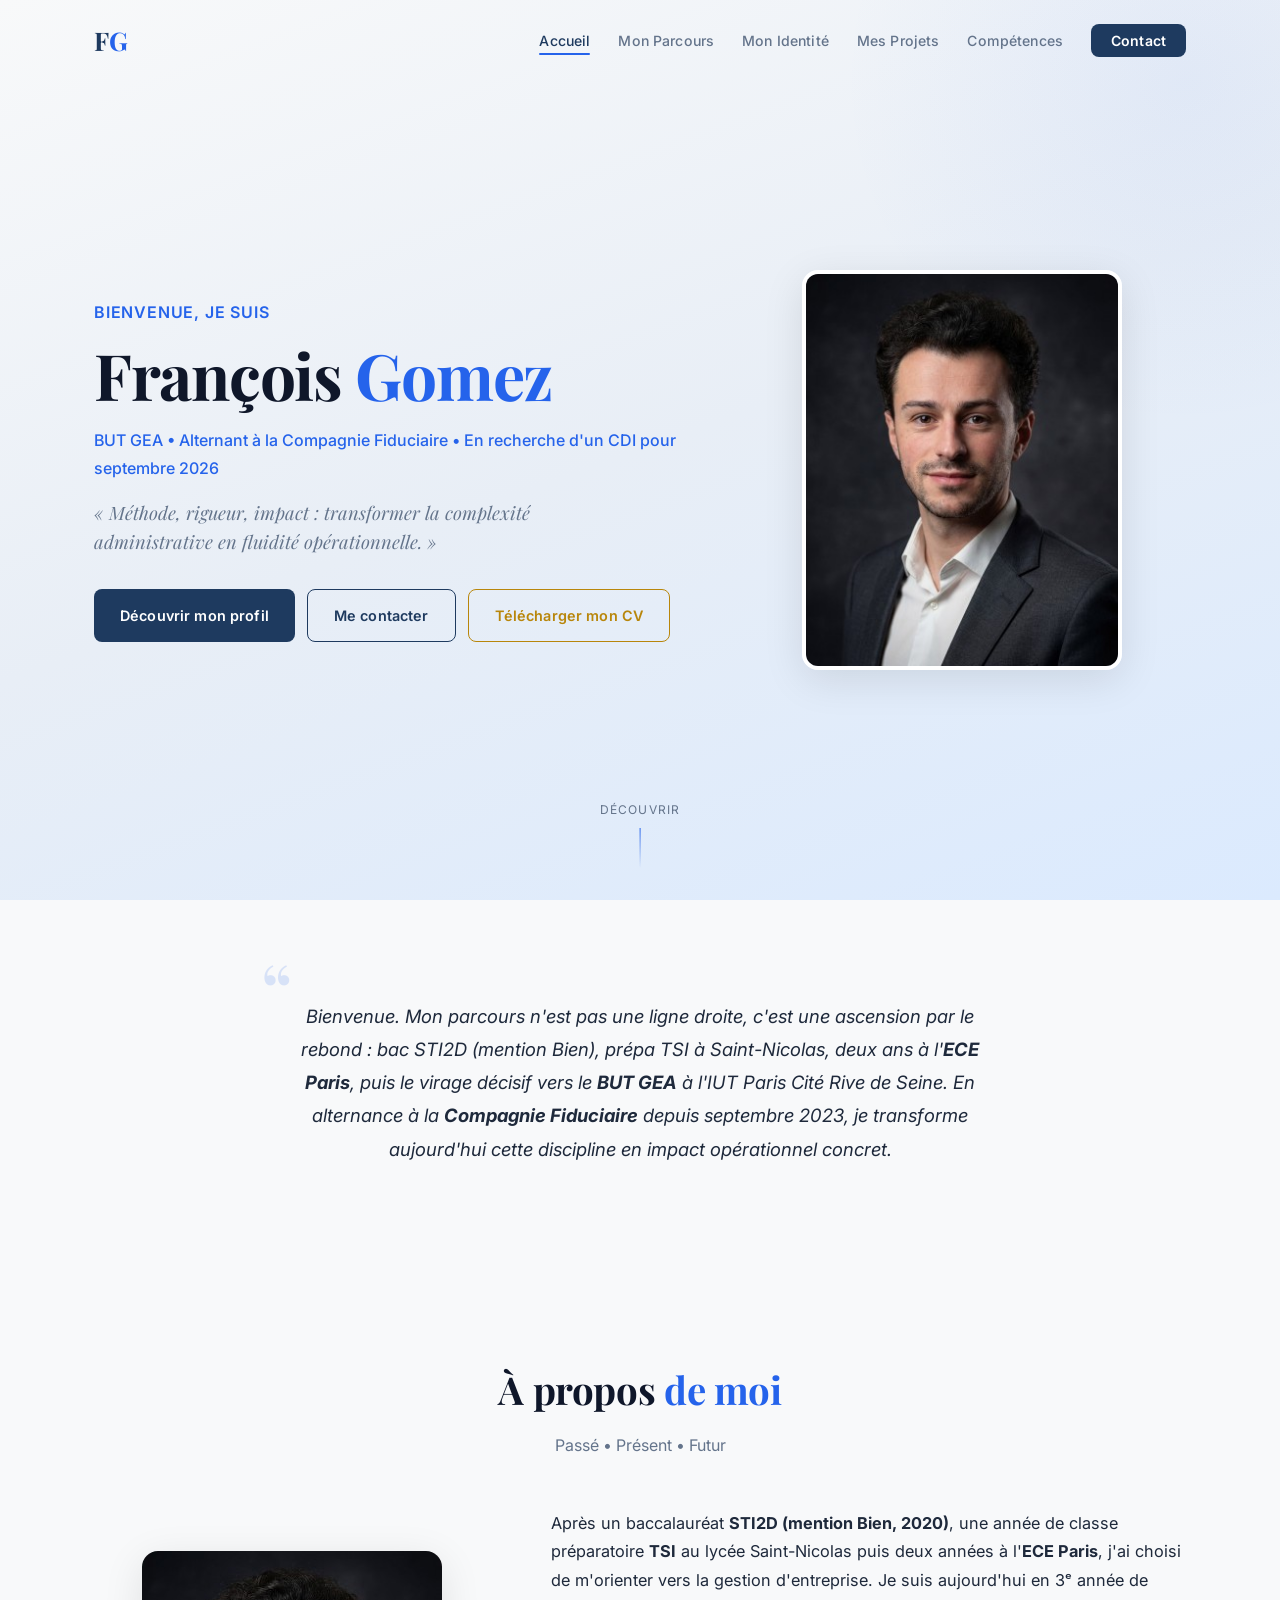
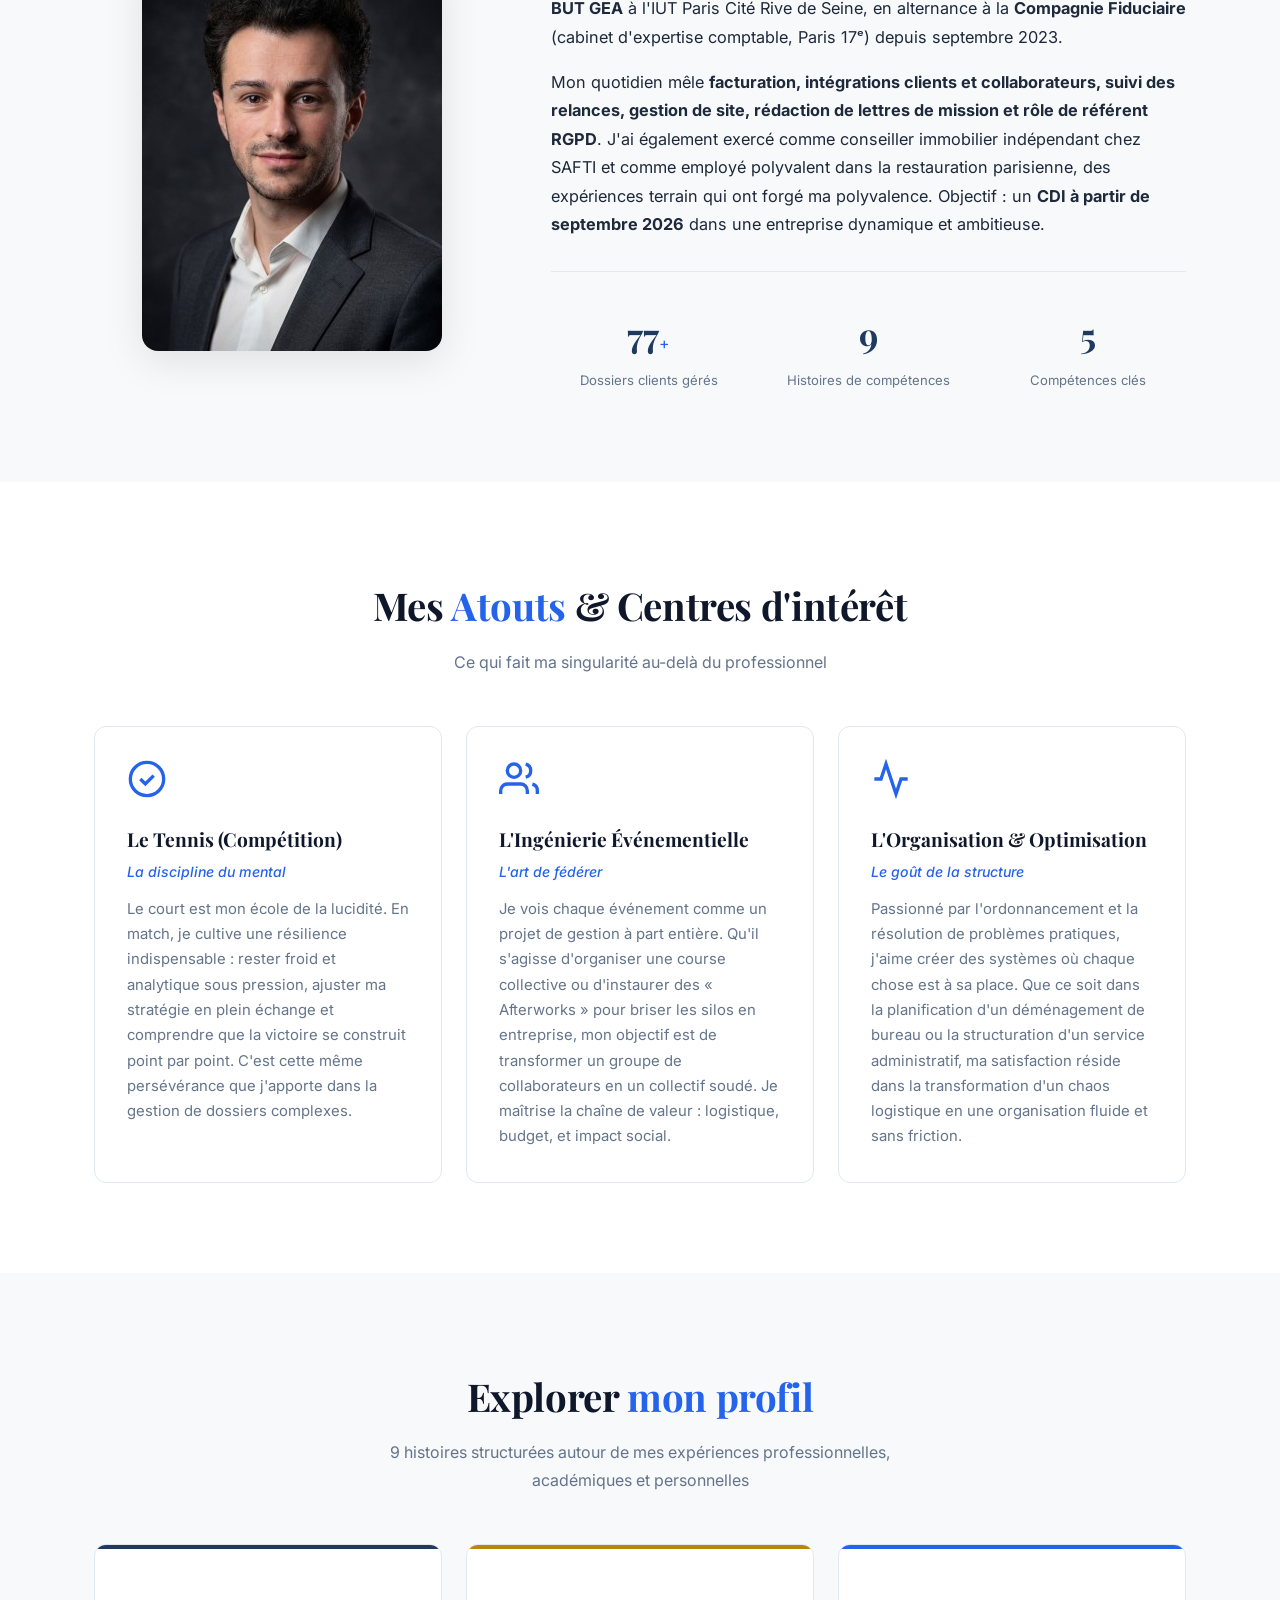
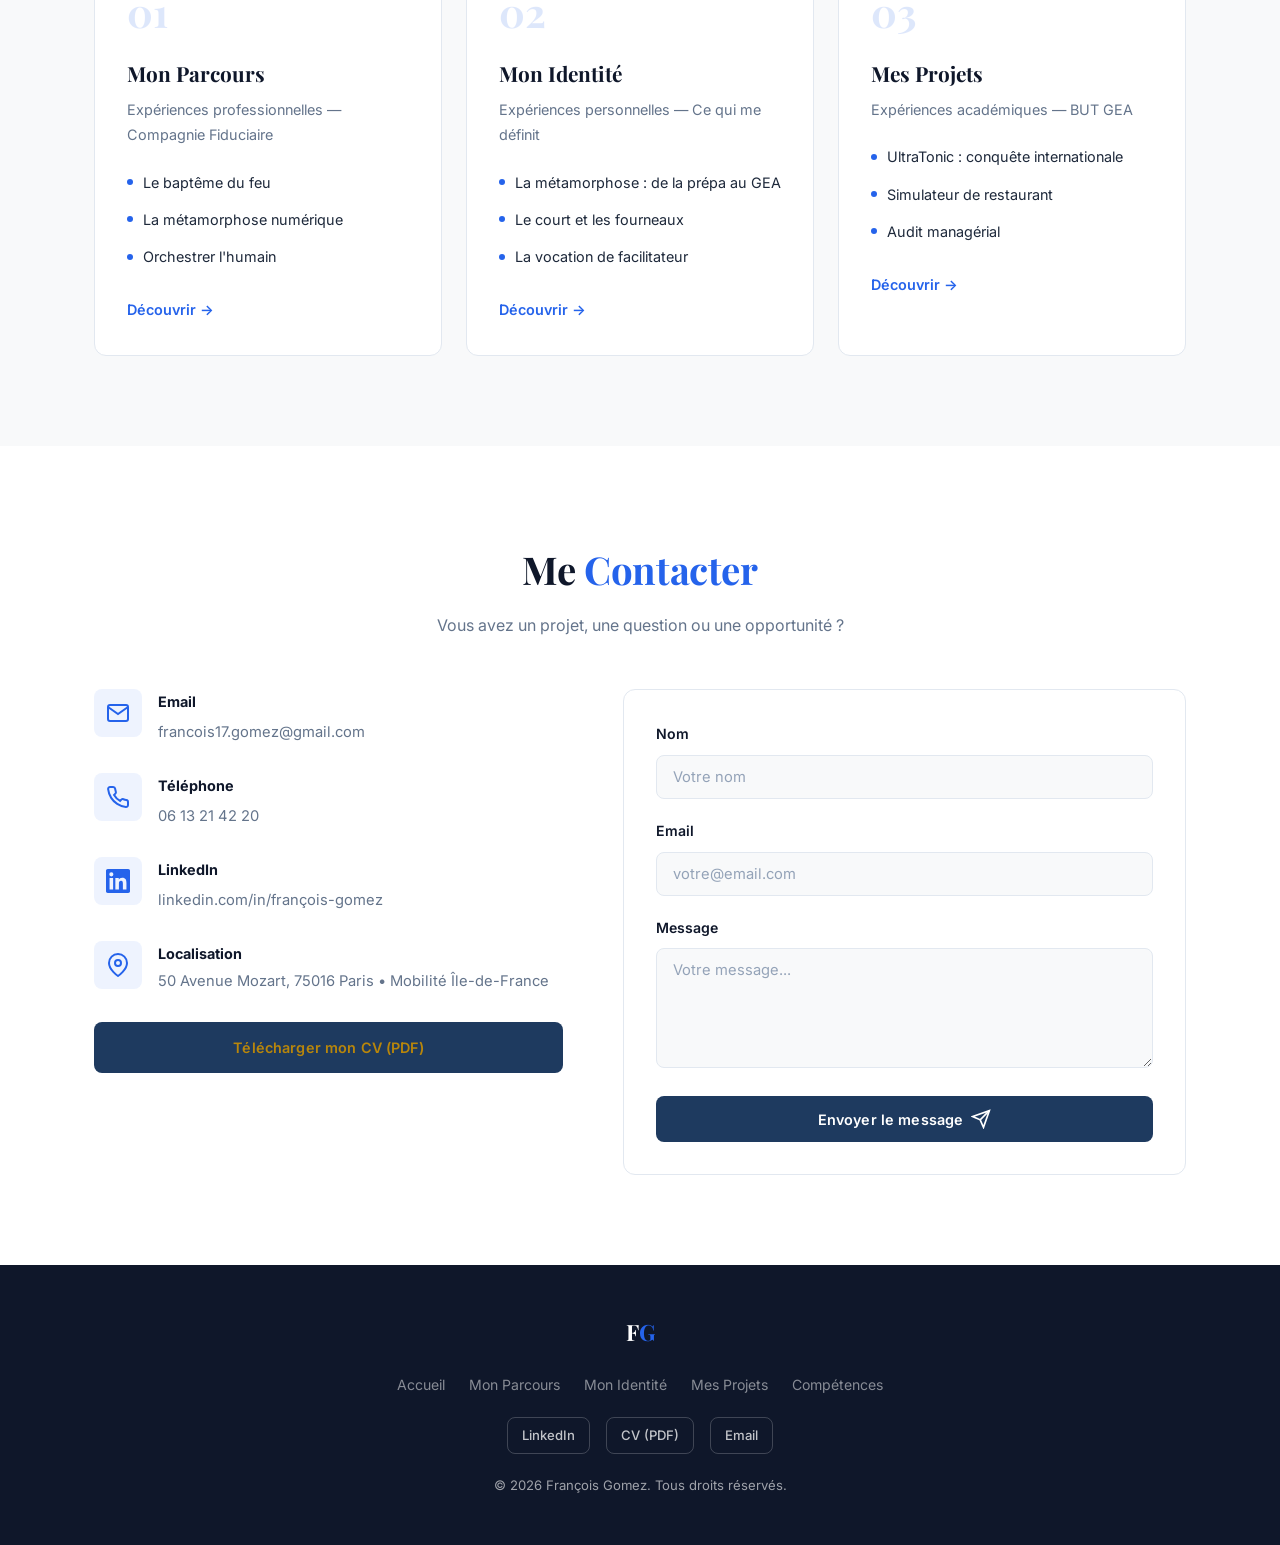
<file: index.html>
<!DOCTYPE html>
<html lang="fr">
<head>
    <meta charset="UTF-8">
    <meta name="viewport" content="width=device-width, initial-scale=1.0">
    <meta name="description" content="François Gomez — Étudiant en 3ᵉ année de BUT GEA en alternance à la Compagnie Fiduciaire. À la recherche d'un CDI à partir de septembre 2026.">
    <meta name="author" content="François Gomez">
    <title>François Gomez — BUT GEA | Alternant Compagnie Fiduciaire</title>
    <link rel="preconnect" href="https://fonts.googleapis.com">
    <link rel="preconnect" href="https://fonts.gstatic.com" crossorigin>
    <link href="https://fonts.googleapis.com/css2?family=Inter:wght@300;400;500;600;700&family=Playfair+Display:wght@600;700&display=swap" rel="stylesheet">
    <link rel="stylesheet" href="assets/css/style.css">
    <link rel="icon" href="data:image/svg+xml,<svg xmlns='http://www.w3.org/2000/svg' viewBox='0 0 100 100'><text y='.9em' font-size='90'>FG</text></svg>">
</head>
<body>
    <!-- Navigation -->
    <nav class="navbar" id="navbar">
        <div class="nav-container">
            <a href="index.html" class="nav-logo">F<span class="accent">G</span></a>
            <button class="nav-toggle" id="nav-toggle" aria-label="Menu">
                <span></span>
                <span></span>
                <span></span>
            </button>
            <ul class="nav-menu" id="nav-menu">
                <li><a href="index.html" class="nav-link active">Accueil</a></li>
                <li><a href="parcours.html" class="nav-link">Mon Parcours</a></li>
                <li><a href="identite.html" class="nav-link">Mon Identité</a></li>
                <li><a href="projets.html" class="nav-link">Mes Projets</a></li>
                <li><a href="competences.html" class="nav-link">Compétences</a></li>
                <li><a href="#contact" class="nav-link nav-cta">Contact</a></li>
            </ul>
        </div>
    </nav>

    <!-- Hero Section -->
    <section class="hero" id="hero">
        <div class="hero-bg">
            <div class="hero-gradient"></div>
        </div>
        <div class="container hero-content">
            <div class="hero-text">
                <p class="hero-greeting">Bienvenue, je suis</p>
                <h1 class="hero-name">François <span class="accent">Gomez</span></h1>
                <p class="hero-tagline">BUT GEA &bull; Alternant à la Compagnie Fiduciaire &bull; En recherche d'un CDI pour septembre 2026</p>
                <p class="hero-accroche">&laquo; Méthode, rigueur, impact : transformer la complexité administrative en fluidité opérationnelle. &raquo;</p>
                <div class="hero-cta">
                    <a href="#about" class="btn btn-primary">Découvrir mon profil</a>
                    <a href="#contact" class="btn btn-outline">Me contacter</a>
                    <a href="assets/cv-francois-gomez.pdf" class="btn btn-outline btn-cv" download>Télécharger mon CV</a>
                </div>
            </div>
            <div class="hero-photo">
                <img src="assets/img/francois-gomez.jpg" alt="Portrait de François Gomez" class="hero-photo-img" loading="eager">
            </div>
        </div>
        <div class="scroll-indicator">
            <span>Découvrir</span>
            <div class="scroll-line"></div>
        </div>
    </section>

    <!-- Mot d'accueil -->
    <section class="section edito-section" id="edito">
        <div class="container">
            <div class="edito-card">
                <div class="edito-quote">&ldquo;</div>
                <p class="edito-text">
                    Bienvenue. Mon parcours n'est pas une ligne droite, c'est une ascension par le rebond : bac STI2D (mention Bien), prépa TSI à Saint-Nicolas, deux ans à l'<strong>ECE Paris</strong>, puis le virage décisif vers le <strong>BUT GEA</strong> à l'IUT Paris Cité Rive de Seine. En alternance à la <strong>Compagnie Fiduciaire</strong> depuis septembre 2023, je transforme aujourd'hui cette discipline en impact opérationnel concret.
                </p>
            </div>
        </div>
    </section>

    <!-- À propos -->
    <section class="section" id="about">
        <div class="container">
            <h2 class="section-title">À propos <span class="accent">de moi</span></h2>
            <p class="section-subtitle">Passé &bull; Présent &bull; Futur</p>
            <div class="about-grid">
                <div class="about-image">
                    <img src="assets/img/francois-gomez.jpg" alt="François Gomez" class="about-image-img" loading="lazy">
                </div>
                <div class="about-text">
                    <p>
                        Après un baccalauréat <strong>STI2D (mention Bien, 2020)</strong>, une année de classe préparatoire <strong>TSI</strong> au lycée Saint-Nicolas puis deux années à l'<strong>ECE Paris</strong>, j'ai choisi de m'orienter vers la gestion d'entreprise. Je suis aujourd'hui en 3ᵉ année de <strong>BUT GEA</strong> à l'IUT Paris Cité Rive de Seine, en alternance à la <strong>Compagnie Fiduciaire</strong> (cabinet d'expertise comptable, Paris 17ᵉ) depuis septembre 2023.
                    </p>
                    <p>
                        Mon quotidien mêle <strong>facturation, intégrations clients et collaborateurs, suivi des relances, gestion de site, rédaction de lettres de mission et rôle de référent RGPD</strong>. J'ai également exercé comme conseiller immobilier indépendant chez SAFTI et comme employé polyvalent dans la restauration parisienne, des expériences terrain qui ont forgé ma polyvalence. Objectif : un <strong>CDI à partir de septembre 2026</strong> dans une entreprise dynamique et ambitieuse.
                    </p>
                    <div class="about-stats">
                        <div class="stat">
                            <span class="stat-number" data-count="100">0</span><span class="accent">+</span>
                            <span class="stat-label">Dossiers clients gérés</span>
                        </div>
                        <div class="stat">
                            <span class="stat-number" data-count="9">0</span>
                            <span class="stat-label">Histoires de compétences</span>
                        </div>
                        <div class="stat">
                            <span class="stat-number" data-count="5">0</span>
                            <span class="stat-label">Compétences clés</span>
                        </div>
                    </div>
                </div>
            </div>
        </div>
    </section>

    <!-- Atouts & Centres d'intérêt -->
    <section class="section section-alt" id="atouts">
        <div class="container">
            <h2 class="section-title">Mes <span class="accent">Atouts</span> & Centres d'intérêt</h2>
            <p class="section-subtitle">Ce qui fait ma singularité au-delà du professionnel</p>
            <div class="atouts-grid">
                <div class="atout-card">
                    <div class="atout-icon">
                        <svg width="40" height="40" viewBox="0 0 24 24" fill="none" stroke="currentColor" stroke-width="2"><circle cx="12" cy="12" r="10"></circle><path d="M8 12l3 3 5-5"></path></svg>
                    </div>
                    <h3>Le Tennis (Compétition)</h3>
                    <h4>La discipline du mental</h4>
                    <p>
                        Le court est mon école de la lucidité. En match, je cultive une résilience indispensable : rester froid et analytique sous pression, ajuster ma stratégie en plein échange et comprendre que la victoire se construit point par point. C'est cette même persévérance que j'apporte dans la gestion de dossiers complexes.
                    </p>
                </div>
                <div class="atout-card">
                    <div class="atout-icon">
                        <svg width="40" height="40" viewBox="0 0 24 24" fill="none" stroke="currentColor" stroke-width="2"><path d="M17 21v-2a4 4 0 0 0-4-4H5a4 4 0 0 0-4 4v2"></path><circle cx="9" cy="7" r="4"></circle><path d="M23 21v-2a4 4 0 0 0-3-3.87"></path><path d="M16 3.13a4 4 0 0 1 0 7.75"></path></svg>
                    </div>
                    <h3>L'Ingénierie Événementielle</h3>
                    <h4>L'art de fédérer</h4>
                    <p>
                        Je vois chaque événement comme un projet de gestion à part entière. Qu'il s'agisse d'organiser une course collective ou d'instaurer des « Afterworks » pour briser les silos en entreprise, mon objectif est de transformer un groupe de collaborateurs en un collectif soudé. Je maîtrise la chaîne de valeur : logistique, budget, et impact social.
                    </p>
                </div>
                <div class="atout-card">
                    <div class="atout-icon">
                        <svg width="40" height="40" viewBox="0 0 24 24" fill="none" stroke="currentColor" stroke-width="2"><polyline points="22 12 18 12 15 21 9 3 6 12 2 12"></polyline></svg>
                    </div>
                    <h3>L'Organisation & Optimisation</h3>
                    <h4>Le goût de la structure</h4>
                    <p>
                        Passionné par l'ordonnancement et la résolution de problèmes pratiques, j'aime créer des systèmes où chaque chose est à sa place. Que ce soit dans la planification d'un déménagement de bureau ou la structuration d'un service administratif, ma satisfaction réside dans la transformation d'un chaos logistique en une organisation fluide et sans friction.
                    </p>
                </div>
            </div>
        </div>
    </section>

    <!-- Aperçu des sections -->
    <section class="section" id="overview">
        <div class="container">
            <h2 class="section-title">Explorer <span class="accent">mon profil</span></h2>
            <p class="section-subtitle">9 histoires structurées autour de mes expériences professionnelles, académiques et personnelles</p>
            <div class="overview-grid">
                <a href="parcours.html" class="overview-card overview-pro">
                    <div class="overview-number">01</div>
                    <h3>Mon Parcours</h3>
                    <p>Expériences professionnelles &mdash; Compagnie Fiduciaire</p>
                    <ul class="overview-list">
                        <li>Le baptême du feu</li>
                        <li>La métamorphose numérique</li>
                        <li>Orchestrer l'humain</li>
                    </ul>
                    <span class="overview-link">Découvrir &rarr;</span>
                </a>
                <a href="identite.html" class="overview-card overview-perso">
                    <div class="overview-number">02</div>
                    <h3>Mon Identité</h3>
                    <p>Expériences personnelles &mdash; Ce qui me définit</p>
                    <ul class="overview-list">
                        <li>La métamorphose : de la prépa au GEA</li>
                        <li>Le court et les fourneaux</li>
                        <li>La vocation de facilitateur</li>
                    </ul>
                    <span class="overview-link">Découvrir &rarr;</span>
                </a>
                <a href="projets.html" class="overview-card overview-acad">
                    <div class="overview-number">03</div>
                    <h3>Mes Projets</h3>
                    <p>Expériences académiques &mdash; BUT GEA</p>
                    <ul class="overview-list">
                        <li>UltraTonic : conquête internationale</li>
                        <li>Simulateur de restaurant</li>
                        <li>Audit managérial</li>
                    </ul>
                    <span class="overview-link">Découvrir &rarr;</span>
                </a>
            </div>
        </div>
    </section>

    <!-- Contact Section -->
    <section class="section section-alt" id="contact">
        <div class="container">
            <h2 class="section-title">Me <span class="accent">Contacter</span></h2>
            <p class="section-subtitle">Vous avez un projet, une question ou une opportunité ?</p>
            <div class="contact-grid">
                <div class="contact-info">
                    <div class="contact-item">
                        <div class="contact-icon">
                            <svg width="24" height="24" viewBox="0 0 24 24" fill="none" stroke="currentColor" stroke-width="2"><path d="M4 4h16c1.1 0 2 .9 2 2v12c0 1.1-.9 2-2 2H4c-1.1 0-2-.9-2-2V6c0-1.1.9-2 2-2z"></path><polyline points="22,6 12,13 2,6"></polyline></svg>
                        </div>
                        <div>
                            <h4>Email</h4>
                            <a href="mailto:francois17.gomez@gmail.com">francois17.gomez@gmail.com</a>
                        </div>
                    </div>
                    <div class="contact-item">
                        <div class="contact-icon">
                            <svg width="24" height="24" viewBox="0 0 24 24" fill="none" stroke="currentColor" stroke-width="2"><path d="M22 16.92v3a2 2 0 0 1-2.18 2 19.79 19.79 0 0 1-8.63-3.07 19.5 19.5 0 0 1-6-6 19.79 19.79 0 0 1-3.07-8.67A2 2 0 0 1 4.11 2h3a2 2 0 0 1 2 1.72 12.84 12.84 0 0 0 .7 2.81 2 2 0 0 1-.45 2.11L8.09 9.91a16 16 0 0 0 6 6l1.27-1.27a2 2 0 0 1 2.11-.45 12.84 12.84 0 0 0 2.81.7A2 2 0 0 1 22 16.92z"></path></svg>
                        </div>
                        <div>
                            <h4>Téléphone</h4>
                            <a href="tel:+33613214220">06 13 21 42 20</a>
                        </div>
                    </div>
                    <div class="contact-item">
                        <div class="contact-icon">
                            <svg width="24" height="24" viewBox="0 0 24 24" fill="currentColor"><path d="M20.447 20.452h-3.554v-5.569c0-1.328-.027-3.037-1.852-3.037-1.853 0-2.136 1.445-2.136 2.939v5.667H9.351V9h3.414v1.561h.046c.477-.9 1.637-1.85 3.37-1.85 3.601 0 4.267 2.37 4.267 5.455v6.286zM5.337 7.433a2.062 2.062 0 01-2.063-2.065 2.064 2.064 0 112.063 2.065zm1.782 13.019H3.555V9h3.564v11.452zM22.225 0H1.771C.792 0 0 .774 0 1.729v20.542C0 23.227.792 24 1.771 24h20.451C23.2 24 24 23.227 24 22.271V1.729C24 .774 23.2 0 22.222 0h.003z"/></svg>
                        </div>
                        <div>
                            <h4>LinkedIn</h4>
                            <a href="https://www.linkedin.com/in/fran%C3%A7ois-gomez-08a355195/" target="_blank" rel="noopener">linkedin.com/in/françois-gomez</a>
                        </div>
                    </div>
                    <div class="contact-item">
                        <div class="contact-icon">
                            <svg width="24" height="24" viewBox="0 0 24 24" fill="none" stroke="currentColor" stroke-width="2"><path d="M21 10c0 7-9 13-9 13s-9-6-9-13a9 9 0 0 1 18 0z"></path><circle cx="12" cy="10" r="3"></circle></svg>
                        </div>
                        <div>
                            <h4>Localisation</h4>
                            <p>50 Avenue Mozart, 75016 Paris &bull; Mobilité Île-de-France</p>
                        </div>
                    </div>
                    <div class="contact-cta">
                        <a href="assets/cv-francois-gomez.pdf" class="btn btn-primary btn-full btn-cv" download>Télécharger mon CV (PDF)</a>
                    </div>
                </div>
                <form class="contact-form" id="contact-form">
                    <div class="form-group">
                        <label for="name">Nom</label>
                        <input type="text" id="name" name="name" placeholder="Votre nom" required>
                    </div>
                    <div class="form-group">
                        <label for="email">Email</label>
                        <input type="email" id="email" name="email" placeholder="votre@email.com" required>
                    </div>
                    <div class="form-group">
                        <label for="message">Message</label>
                        <textarea id="message" name="message" rows="5" placeholder="Votre message..." required></textarea>
                    </div>
                    <button type="submit" class="btn btn-primary btn-full">
                        Envoyer le message
                        <svg width="20" height="20" viewBox="0 0 24 24" fill="none" stroke="currentColor" stroke-width="2"><line x1="22" y1="2" x2="11" y2="13"></line><polygon points="22 2 15 22 11 13 2 9 22 2"></polygon></svg>
                    </button>
                </form>
            </div>
        </div>
    </section>

    <!-- Footer -->
    <footer class="footer">
        <div class="container">
            <div class="footer-content">
                <a href="index.html" class="footer-logo">F<span class="accent">G</span></a>
                <nav class="footer-nav">
                    <a href="index.html">Accueil</a>
                    <a href="parcours.html">Mon Parcours</a>
                    <a href="identite.html">Mon Identité</a>
                    <a href="projets.html">Mes Projets</a>
                    <a href="competences.html">Compétences</a>
                </nav>
                <div class="footer-links">
                    <a href="https://www.linkedin.com/in/fran%C3%A7ois-gomez-08a355195/" target="_blank" rel="noopener">LinkedIn</a>
                    <a href="assets/cv-francois-gomez.pdf" download>CV (PDF)</a>
                    <a href="mailto:francois17.gomez@gmail.com">Email</a>
                </div>
                <p>&copy; 2026 François Gomez. Tous droits réservés.</p>
            </div>
        </div>
    </footer>

    <script src="assets/js/main.js"></script>
</body>
</html>
</file>
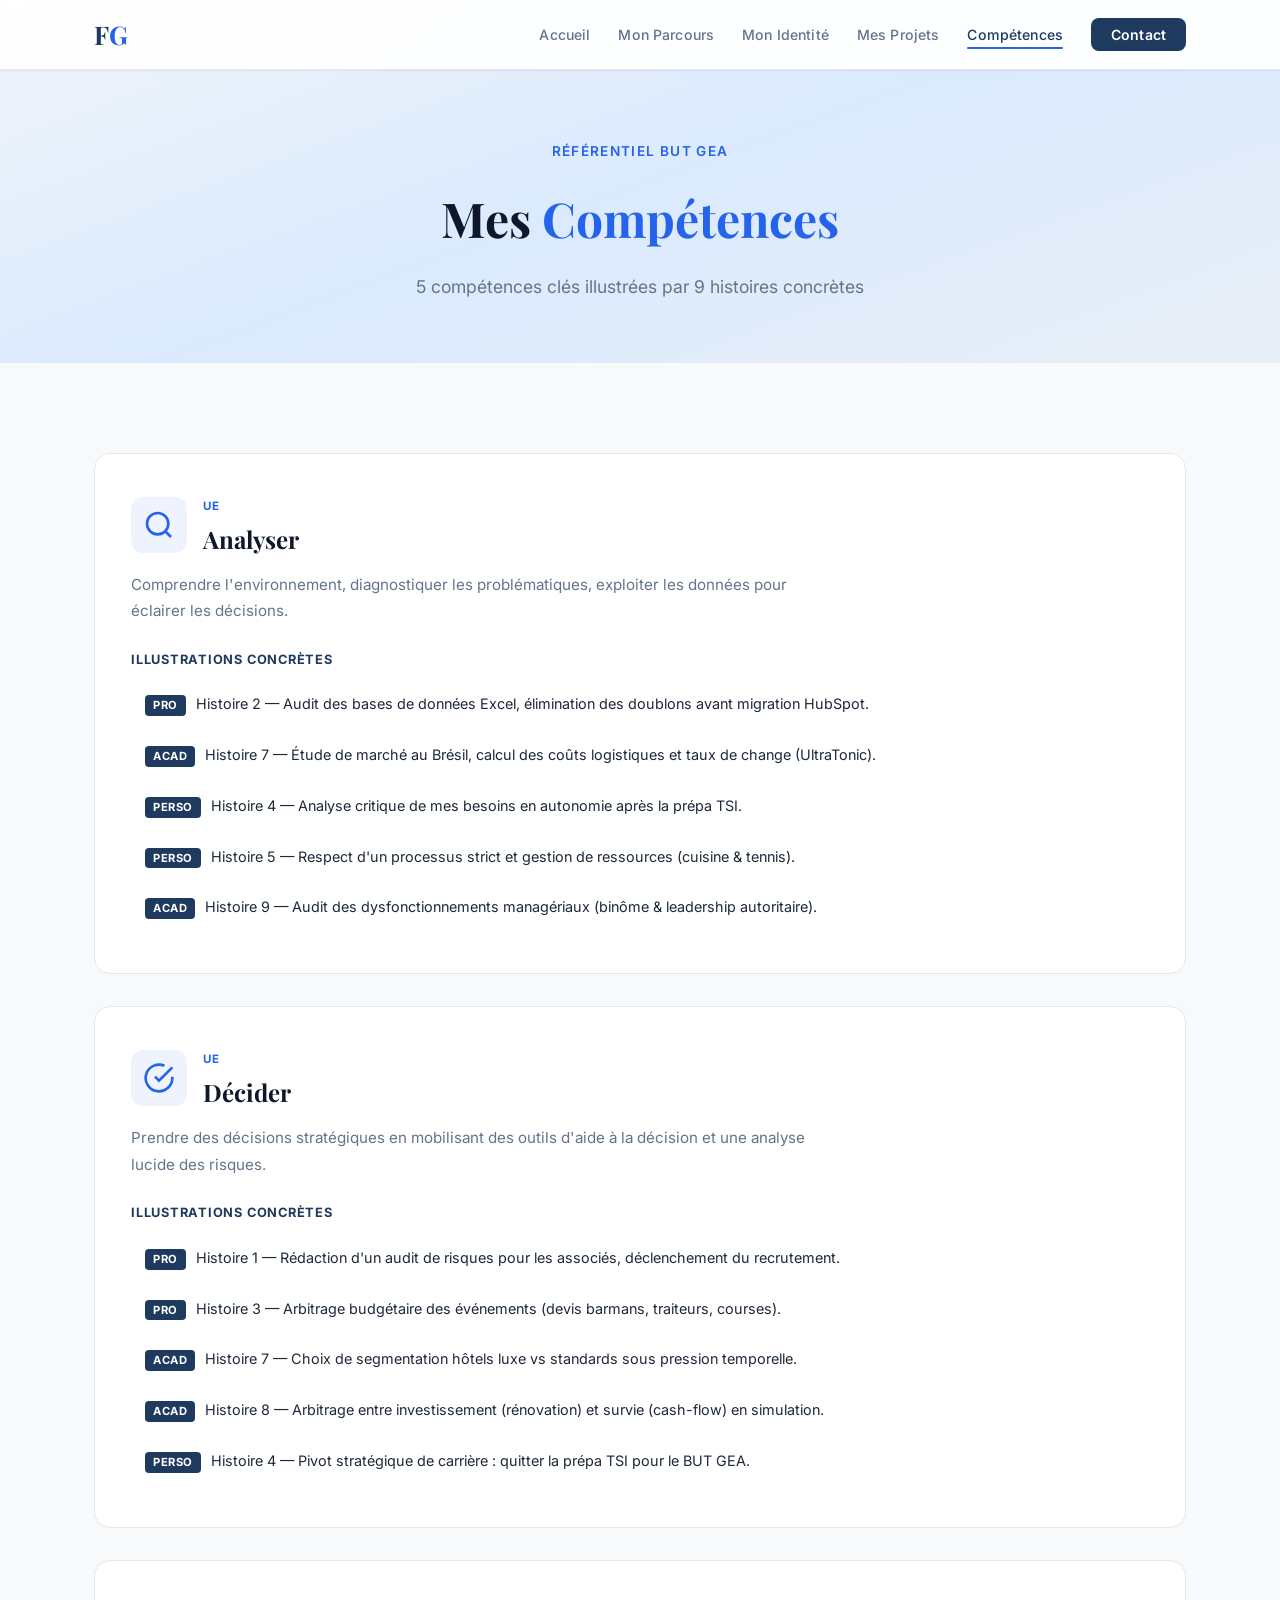
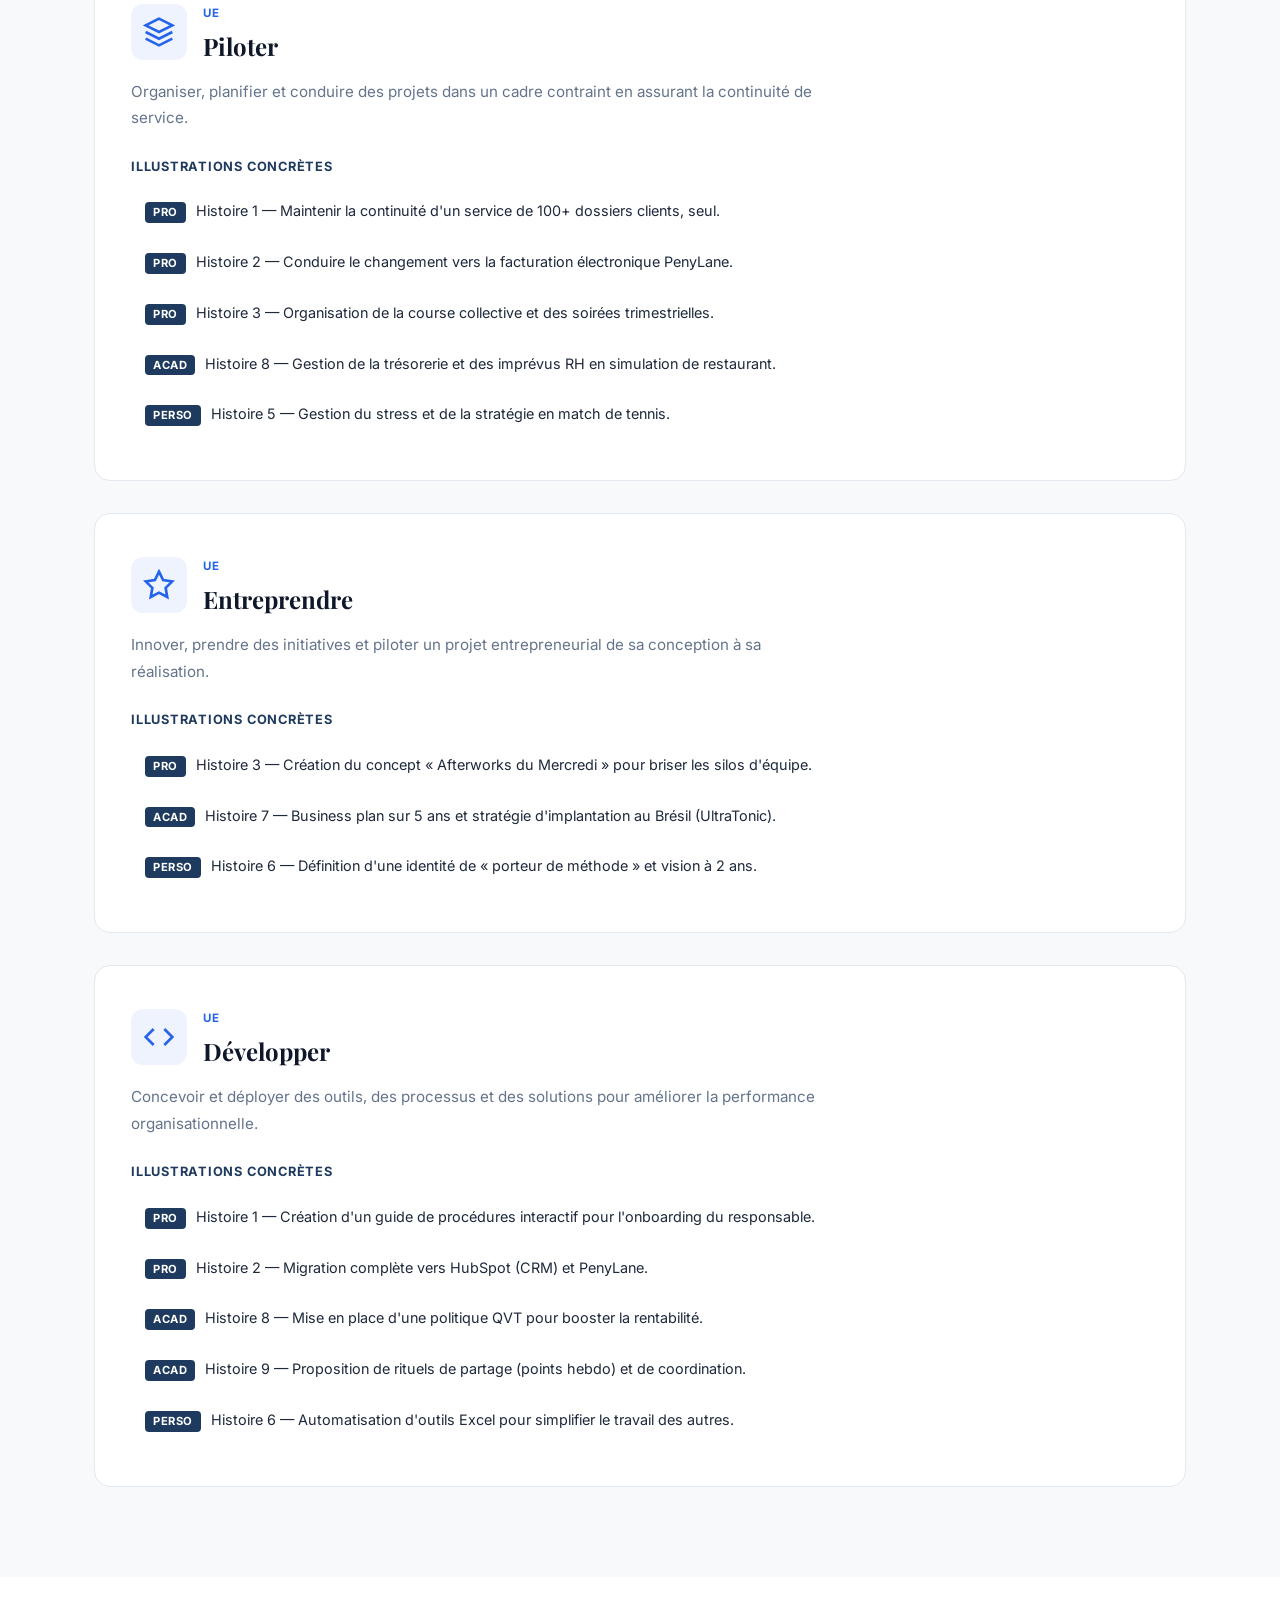
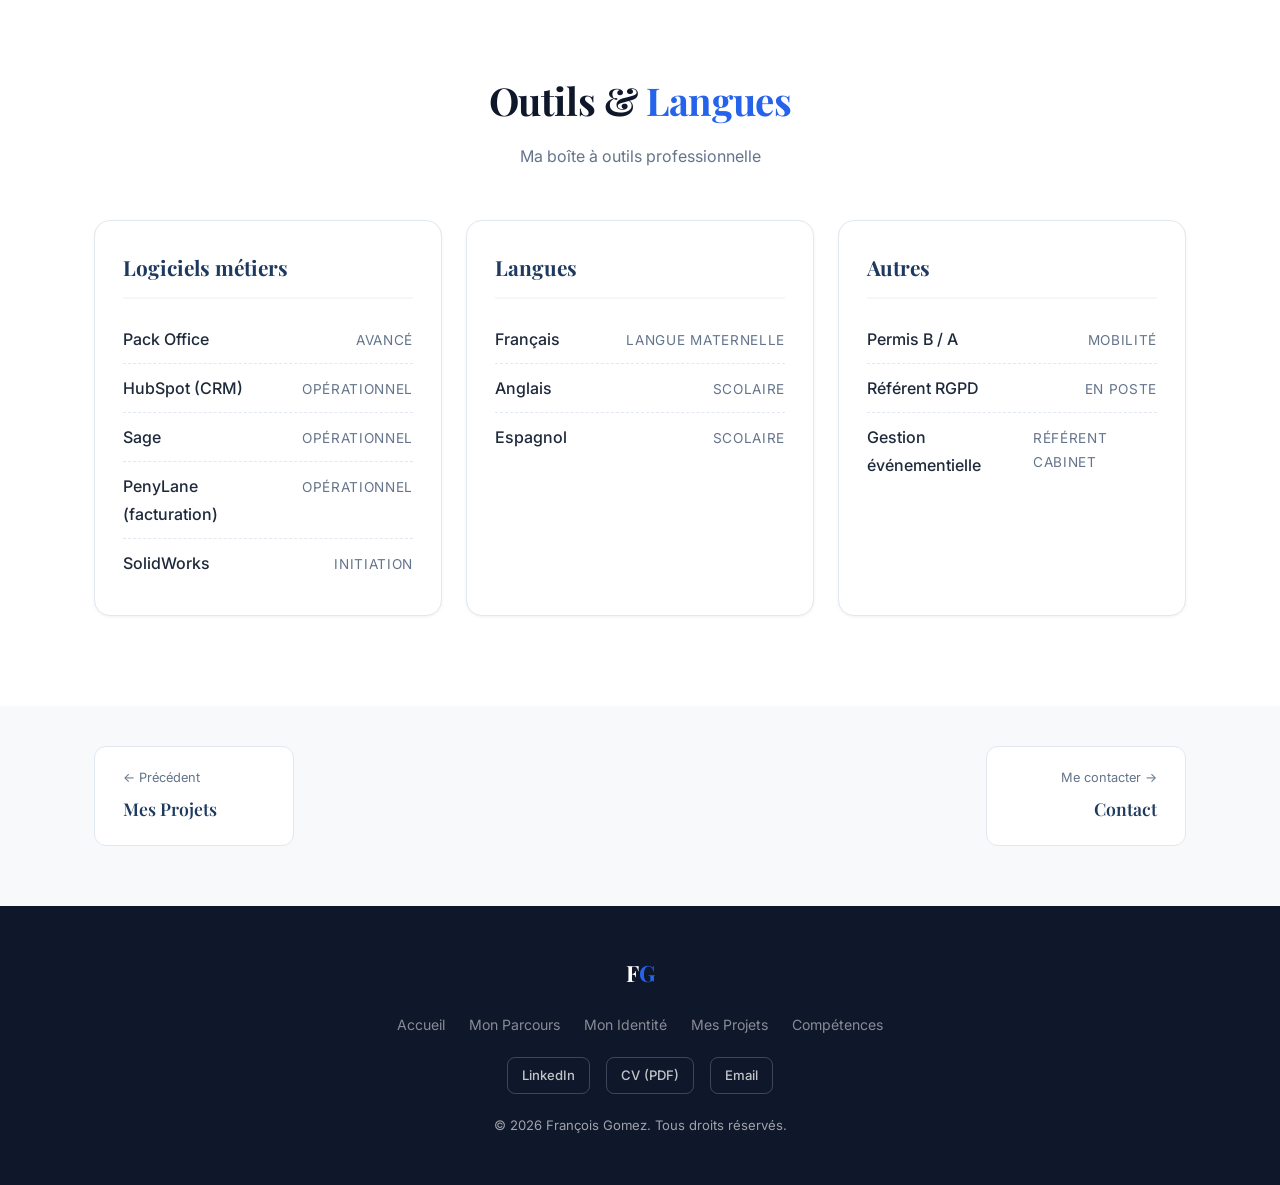
<file: competences.html>
<!DOCTYPE html>
<html lang="fr">
<head>
    <meta charset="UTF-8">
    <meta name="viewport" content="width=device-width, initial-scale=1.0">
    <meta name="description" content="François Gomez — Mes 5 compétences clés : Analyser, Décider, Piloter, Entreprendre, Développer.">
    <title>Compétences — François Gomez</title>
    <link rel="preconnect" href="https://fonts.googleapis.com">
    <link rel="preconnect" href="https://fonts.gstatic.com" crossorigin>
    <link href="https://fonts.googleapis.com/css2?family=Inter:wght@300;400;500;600;700&family=Playfair+Display:wght@600;700&display=swap" rel="stylesheet">
    <link rel="stylesheet" href="assets/css/style.css">
</head>
<body>
    <!-- Navigation -->
    <nav class="navbar scrolled" id="navbar">
        <div class="nav-container">
            <a href="index.html" class="nav-logo">F<span class="accent">G</span></a>
            <button class="nav-toggle" id="nav-toggle" aria-label="Menu">
                <span></span><span></span><span></span>
            </button>
            <ul class="nav-menu" id="nav-menu">
                <li><a href="index.html" class="nav-link">Accueil</a></li>
                <li><a href="parcours.html" class="nav-link">Mon Parcours</a></li>
                <li><a href="identite.html" class="nav-link">Mon Identité</a></li>
                <li><a href="projets.html" class="nav-link">Mes Projets</a></li>
                <li><a href="competences.html" class="nav-link active">Compétences</a></li>
                <li><a href="index.html#contact" class="nav-link nav-cta">Contact</a></li>
            </ul>
        </div>
    </nav>

    <!-- Page Header -->
    <header class="page-header">
        <div class="container">
            <p class="page-category">Référentiel BUT GEA</p>
            <h1 class="page-title">Mes <span class="accent">Compétences</span></h1>
            <p class="page-subtitle">5 compétences clés illustrées par 9 histoires concrètes</p>
        </div>
    </header>

    <!-- Compétences -->
    <section class="section">
        <div class="container">
            <div class="competences-overview">

                <!-- ANALYSER -->
                <div class="ue-card">
                    <div class="ue-header">
                        <div class="ue-icon">
                            <svg width="32" height="32" viewBox="0 0 24 24" fill="none" stroke="currentColor" stroke-width="2"><circle cx="11" cy="11" r="8"></circle><line x1="21" y1="21" x2="16.65" y2="16.65"></line></svg>
                        </div>
                        <div>
                            <span class="ue-label">UE</span>
                            <h2>Analyser</h2>
                        </div>
                    </div>
                    <p class="ue-description">Comprendre l'environnement, diagnostiquer les problématiques, exploiter les données pour éclairer les décisions.</p>
                    <div class="ue-stories">
                        <h4>Illustrations concrètes</h4>
                        <div class="ue-story-item">
                            <a href="parcours.html#histoire-2">
                                <span class="ue-story-tag">Pro</span>
                                Histoire 2 &mdash; Audit des bases de données Excel, élimination des doublons avant migration HubSpot.
                            </a>
                        </div>
                        <div class="ue-story-item">
                            <a href="projets.html#histoire-7">
                                <span class="ue-story-tag">Acad</span>
                                Histoire 7 &mdash; Étude de marché au Brésil, calcul des coûts logistiques et taux de change (UltraTonic).
                            </a>
                        </div>
                        <div class="ue-story-item">
                            <a href="identite.html#histoire-4">
                                <span class="ue-story-tag">Perso</span>
                                Histoire 4 &mdash; Analyse critique de mes besoins en autonomie après la prépa TSI.
                            </a>
                        </div>
                        <div class="ue-story-item">
                            <a href="identite.html#histoire-5">
                                <span class="ue-story-tag">Perso</span>
                                Histoire 5 &mdash; Respect d'un processus strict et gestion de ressources (cuisine & tennis).
                            </a>
                        </div>
                        <div class="ue-story-item">
                            <a href="projets.html#histoire-9">
                                <span class="ue-story-tag">Acad</span>
                                Histoire 9 &mdash; Audit des dysfonctionnements managériaux (binôme & leadership autoritaire).
                            </a>
                        </div>
                    </div>
                </div>

                <!-- DÉCIDER -->
                <div class="ue-card">
                    <div class="ue-header">
                        <div class="ue-icon">
                            <svg width="32" height="32" viewBox="0 0 24 24" fill="none" stroke="currentColor" stroke-width="2"><path d="M22 11.08V12a10 10 0 1 1-5.93-9.14"></path><polyline points="22 4 12 14.01 9 11.01"></polyline></svg>
                        </div>
                        <div>
                            <span class="ue-label">UE</span>
                            <h2>Décider</h2>
                        </div>
                    </div>
                    <p class="ue-description">Prendre des décisions stratégiques en mobilisant des outils d'aide à la décision et une analyse lucide des risques.</p>
                    <div class="ue-stories">
                        <h4>Illustrations concrètes</h4>
                        <div class="ue-story-item">
                            <a href="parcours.html#histoire-1">
                                <span class="ue-story-tag">Pro</span>
                                Histoire 1 &mdash; Rédaction d'un audit de risques pour les associés, déclenchement du recrutement.
                            </a>
                        </div>
                        <div class="ue-story-item">
                            <a href="parcours.html#histoire-3">
                                <span class="ue-story-tag">Pro</span>
                                Histoire 3 &mdash; Arbitrage budgétaire des événements (devis barmans, traiteurs, courses).
                            </a>
                        </div>
                        <div class="ue-story-item">
                            <a href="projets.html#histoire-7">
                                <span class="ue-story-tag">Acad</span>
                                Histoire 7 &mdash; Choix de segmentation hôtels luxe vs standards sous pression temporelle.
                            </a>
                        </div>
                        <div class="ue-story-item">
                            <a href="projets.html#histoire-8">
                                <span class="ue-story-tag">Acad</span>
                                Histoire 8 &mdash; Arbitrage entre investissement (rénovation) et survie (cash-flow) en simulation.
                            </a>
                        </div>
                        <div class="ue-story-item">
                            <a href="identite.html#histoire-4">
                                <span class="ue-story-tag">Perso</span>
                                Histoire 4 &mdash; Pivot stratégique de carrière : quitter la prépa TSI pour le BUT GEA.
                            </a>
                        </div>
                    </div>
                </div>

                <!-- PILOTER -->
                <div class="ue-card">
                    <div class="ue-header">
                        <div class="ue-icon">
                            <svg width="32" height="32" viewBox="0 0 24 24" fill="none" stroke="currentColor" stroke-width="2"><path d="M12 2L2 7l10 5 10-5-10-5z"></path><path d="M2 17l10 5 10-5"></path><path d="M2 12l10 5 10-5"></path></svg>
                        </div>
                        <div>
                            <span class="ue-label">UE</span>
                            <h2>Piloter</h2>
                        </div>
                    </div>
                    <p class="ue-description">Organiser, planifier et conduire des projets dans un cadre contraint en assurant la continuité de service.</p>
                    <div class="ue-stories">
                        <h4>Illustrations concrètes</h4>
                        <div class="ue-story-item">
                            <a href="parcours.html#histoire-1">
                                <span class="ue-story-tag">Pro</span>
                                Histoire 1 &mdash; Maintenir la continuité d'un service de 100+ dossiers clients, seul.
                            </a>
                        </div>
                        <div class="ue-story-item">
                            <a href="parcours.html#histoire-2">
                                <span class="ue-story-tag">Pro</span>
                                Histoire 2 &mdash; Conduire le changement vers la facturation électronique PenyLane.
                            </a>
                        </div>
                        <div class="ue-story-item">
                            <a href="parcours.html#histoire-3">
                                <span class="ue-story-tag">Pro</span>
                                Histoire 3 &mdash; Organisation de la course collective et des soirées trimestrielles.
                            </a>
                        </div>
                        <div class="ue-story-item">
                            <a href="projets.html#histoire-8">
                                <span class="ue-story-tag">Acad</span>
                                Histoire 8 &mdash; Gestion de la trésorerie et des imprévus RH en simulation de restaurant.
                            </a>
                        </div>
                        <div class="ue-story-item">
                            <a href="identite.html#histoire-5">
                                <span class="ue-story-tag">Perso</span>
                                Histoire 5 &mdash; Gestion du stress et de la stratégie en match de tennis.
                            </a>
                        </div>
                    </div>
                </div>

                <!-- ENTREPRENDRE -->
                <div class="ue-card">
                    <div class="ue-header">
                        <div class="ue-icon">
                            <svg width="32" height="32" viewBox="0 0 24 24" fill="none" stroke="currentColor" stroke-width="2"><polygon points="12 2 15.09 8.26 22 9.27 17 14.14 18.18 21.02 12 17.77 5.82 21.02 7 14.14 2 9.27 8.91 8.26 12 2"></polygon></svg>
                        </div>
                        <div>
                            <span class="ue-label">UE</span>
                            <h2>Entreprendre</h2>
                        </div>
                    </div>
                    <p class="ue-description">Innover, prendre des initiatives et piloter un projet entrepreneurial de sa conception à sa réalisation.</p>
                    <div class="ue-stories">
                        <h4>Illustrations concrètes</h4>
                        <div class="ue-story-item">
                            <a href="parcours.html#histoire-3">
                                <span class="ue-story-tag">Pro</span>
                                Histoire 3 &mdash; Création du concept « Afterworks du Mercredi » pour briser les silos d'équipe.
                            </a>
                        </div>
                        <div class="ue-story-item">
                            <a href="projets.html#histoire-7">
                                <span class="ue-story-tag">Acad</span>
                                Histoire 7 &mdash; Business plan sur 5 ans et stratégie d'implantation au Brésil (UltraTonic).
                            </a>
                        </div>
                        <div class="ue-story-item">
                            <a href="identite.html#histoire-6">
                                <span class="ue-story-tag">Perso</span>
                                Histoire 6 &mdash; Définition d'une identité de « porteur de méthode » et vision à 2 ans.
                            </a>
                        </div>
                    </div>
                </div>

                <!-- DÉVELOPPER -->
                <div class="ue-card">
                    <div class="ue-header">
                        <div class="ue-icon">
                            <svg width="32" height="32" viewBox="0 0 24 24" fill="none" stroke="currentColor" stroke-width="2"><polyline points="16 18 22 12 16 6"></polyline><polyline points="8 6 2 12 8 18"></polyline></svg>
                        </div>
                        <div>
                            <span class="ue-label">UE</span>
                            <h2>Développer</h2>
                        </div>
                    </div>
                    <p class="ue-description">Concevoir et déployer des outils, des processus et des solutions pour améliorer la performance organisationnelle.</p>
                    <div class="ue-stories">
                        <h4>Illustrations concrètes</h4>
                        <div class="ue-story-item">
                            <a href="parcours.html#histoire-1">
                                <span class="ue-story-tag">Pro</span>
                                Histoire 1 &mdash; Création d'un guide de procédures interactif pour l'onboarding du responsable.
                            </a>
                        </div>
                        <div class="ue-story-item">
                            <a href="parcours.html#histoire-2">
                                <span class="ue-story-tag">Pro</span>
                                Histoire 2 &mdash; Migration complète vers HubSpot (CRM) et PenyLane.
                            </a>
                        </div>
                        <div class="ue-story-item">
                            <a href="projets.html#histoire-8">
                                <span class="ue-story-tag">Acad</span>
                                Histoire 8 &mdash; Mise en place d'une politique QVT pour booster la rentabilité.
                            </a>
                        </div>
                        <div class="ue-story-item">
                            <a href="projets.html#histoire-9">
                                <span class="ue-story-tag">Acad</span>
                                Histoire 9 &mdash; Proposition de rituels de partage (points hebdo) et de coordination.
                            </a>
                        </div>
                        <div class="ue-story-item">
                            <a href="identite.html#histoire-6">
                                <span class="ue-story-tag">Perso</span>
                                Histoire 6 &mdash; Automatisation d'outils Excel pour simplifier le travail des autres.
                            </a>
                        </div>
                    </div>
                </div>

            </div>
        </div>
    </section>

    <!-- Outils & langues -->
    <section class="section section-alt" id="toolkit">
        <div class="container">
            <h2 class="section-title">Outils &amp; <span class="accent">Langues</span></h2>
            <p class="section-subtitle">Ma boîte à outils professionnelle</p>
            <div class="toolkit-grid">
                <div class="toolkit-card">
                    <h3>Logiciels métiers</h3>
                    <ul class="toolkit-list">
                        <li><span>Pack Office</span><em>Avancé</em></li>
                        <li><span>HubSpot (CRM)</span><em>Opérationnel</em></li>
                        <li><span>Sage</span><em>Opérationnel</em></li>
                        <li><span>PenyLane (facturation)</span><em>Opérationnel</em></li>
                        <li><span>SolidWorks</span><em>Initiation</em></li>
                    </ul>
                </div>
                <div class="toolkit-card">
                    <h3>Langues</h3>
                    <ul class="toolkit-list">
                        <li><span>Français</span><em>Langue maternelle</em></li>
                        <li><span>Anglais</span><em>Scolaire</em></li>
                        <li><span>Espagnol</span><em>Scolaire</em></li>
                    </ul>
                </div>
                <div class="toolkit-card">
                    <h3>Autres</h3>
                    <ul class="toolkit-list">
                        <li><span>Permis B / A</span><em>Mobilité</em></li>
                        <li><span>Référent RGPD</span><em>En poste</em></li>
                        <li><span>Gestion événementielle</span><em>Référent cabinet</em></li>
                    </ul>
                </div>
            </div>
        </div>
    </section>

    <!-- Navigation entre pages -->
    <section class="section page-nav-section">
        <div class="container">
            <div class="page-nav">
                <a href="projets.html" class="page-nav-link prev">
                    <span class="page-nav-label">&larr; Précédent</span>
                    <span class="page-nav-title">Mes Projets</span>
                </a>
                <a href="index.html#contact" class="page-nav-link next">
                    <span class="page-nav-label">Me contacter &rarr;</span>
                    <span class="page-nav-title">Contact</span>
                </a>
            </div>
        </div>
    </section>

    <!-- Footer -->
    <footer class="footer">
        <div class="container">
            <div class="footer-content">
                <a href="index.html" class="footer-logo">F<span class="accent">G</span></a>
                <nav class="footer-nav">
                    <a href="index.html">Accueil</a>
                    <a href="parcours.html">Mon Parcours</a>
                    <a href="identite.html">Mon Identité</a>
                    <a href="projets.html">Mes Projets</a>
                    <a href="competences.html">Compétences</a>
                </nav>
                <div class="footer-links">
                    <a href="https://www.linkedin.com/in/fran%C3%A7ois-gomez-08a355195/" target="_blank" rel="noopener">LinkedIn</a>
                    <a href="assets/cv-francois-gomez.pdf" download>CV (PDF)</a>
                    <a href="mailto:francois17.gomez@gmail.com">Email</a>
                </div>
                <p>&copy; 2026 François Gomez. Tous droits réservés.</p>
            </div>
        </div>
    </footer>

    <script src="assets/js/main.js"></script>
</body>
</html>
</file>
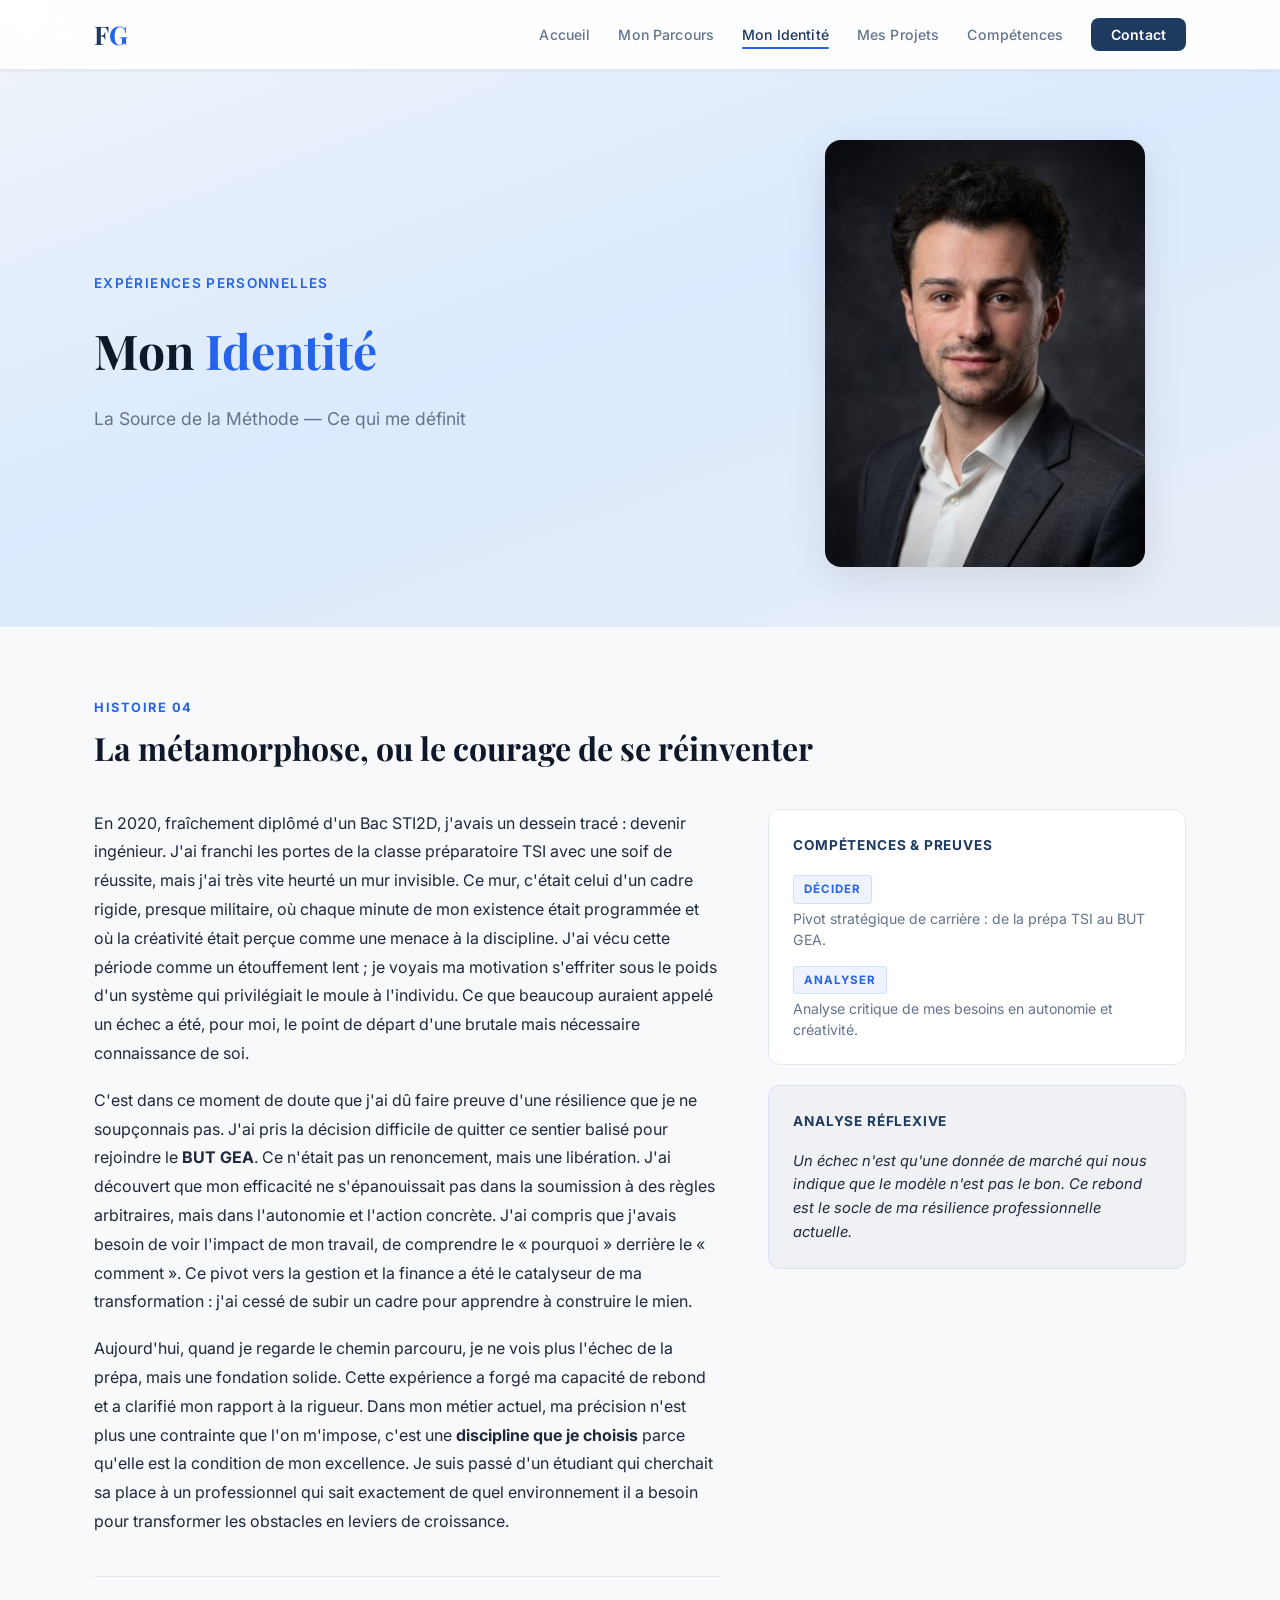
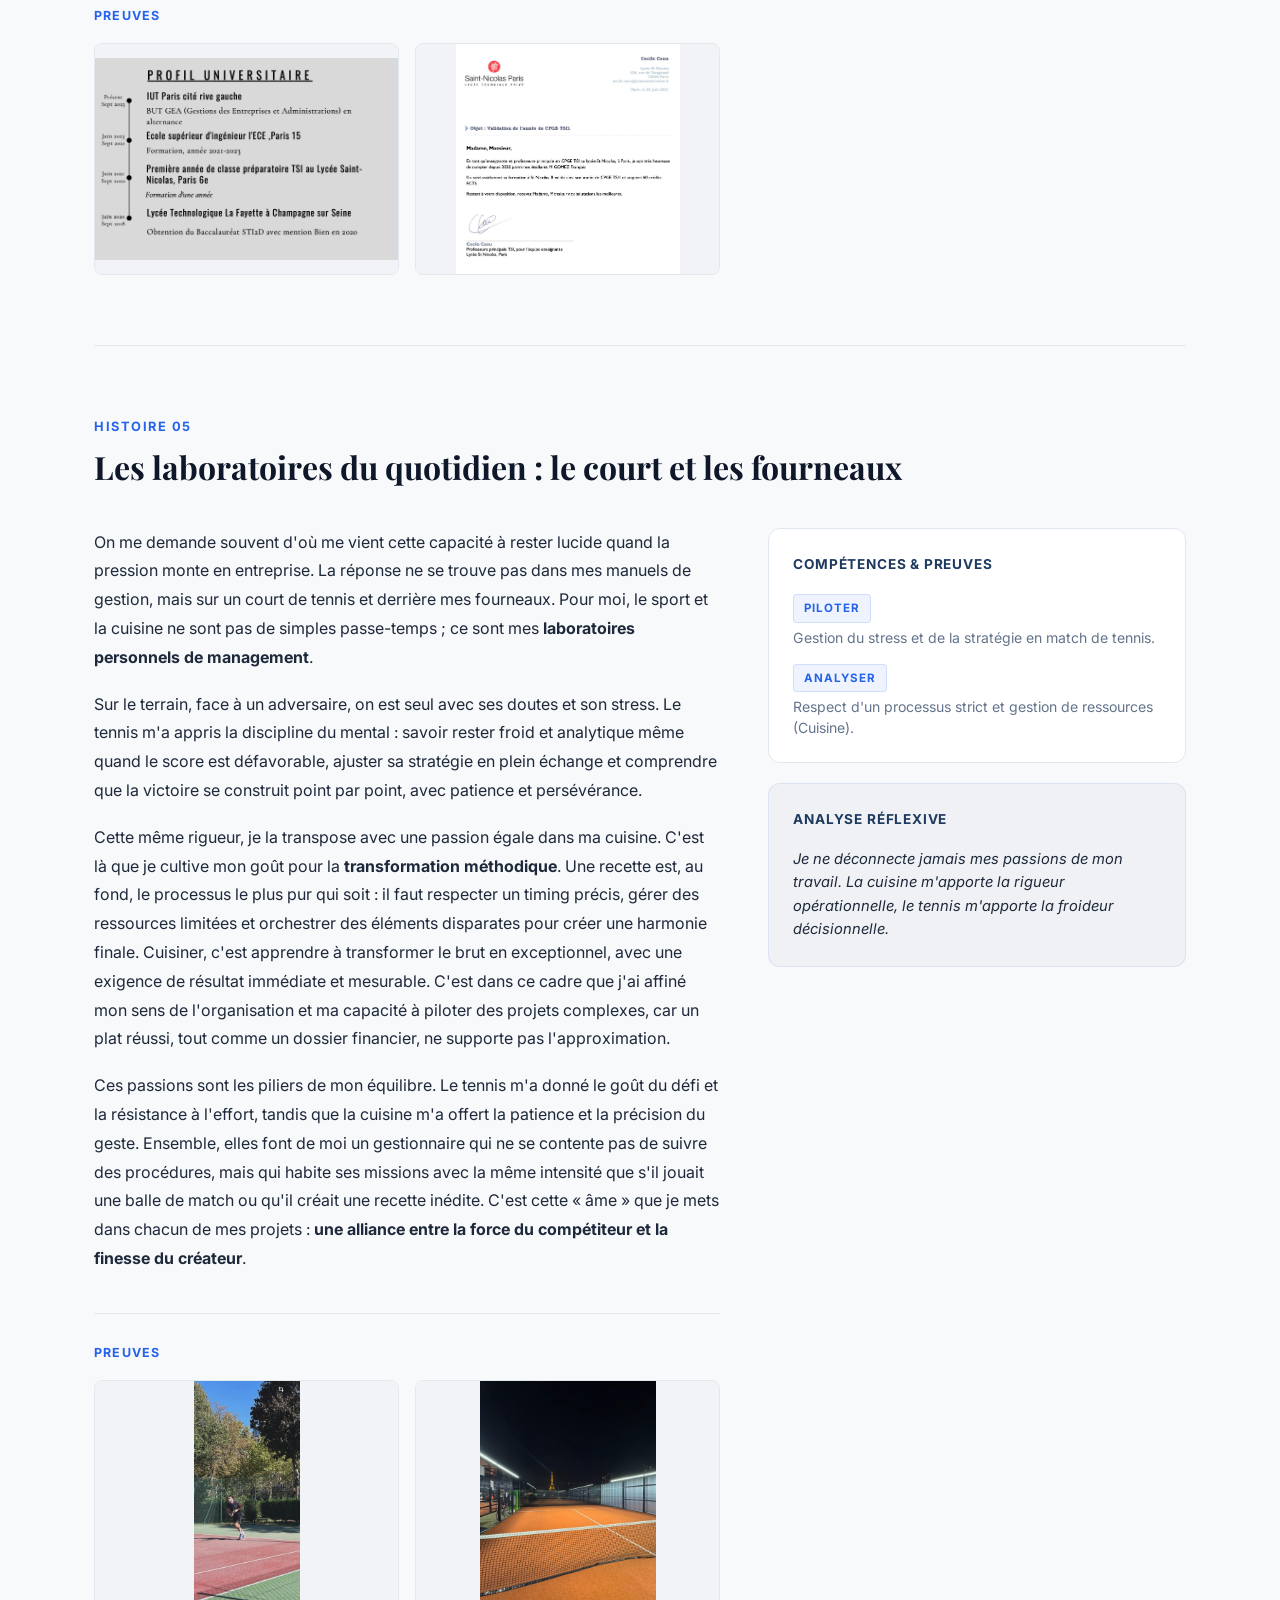
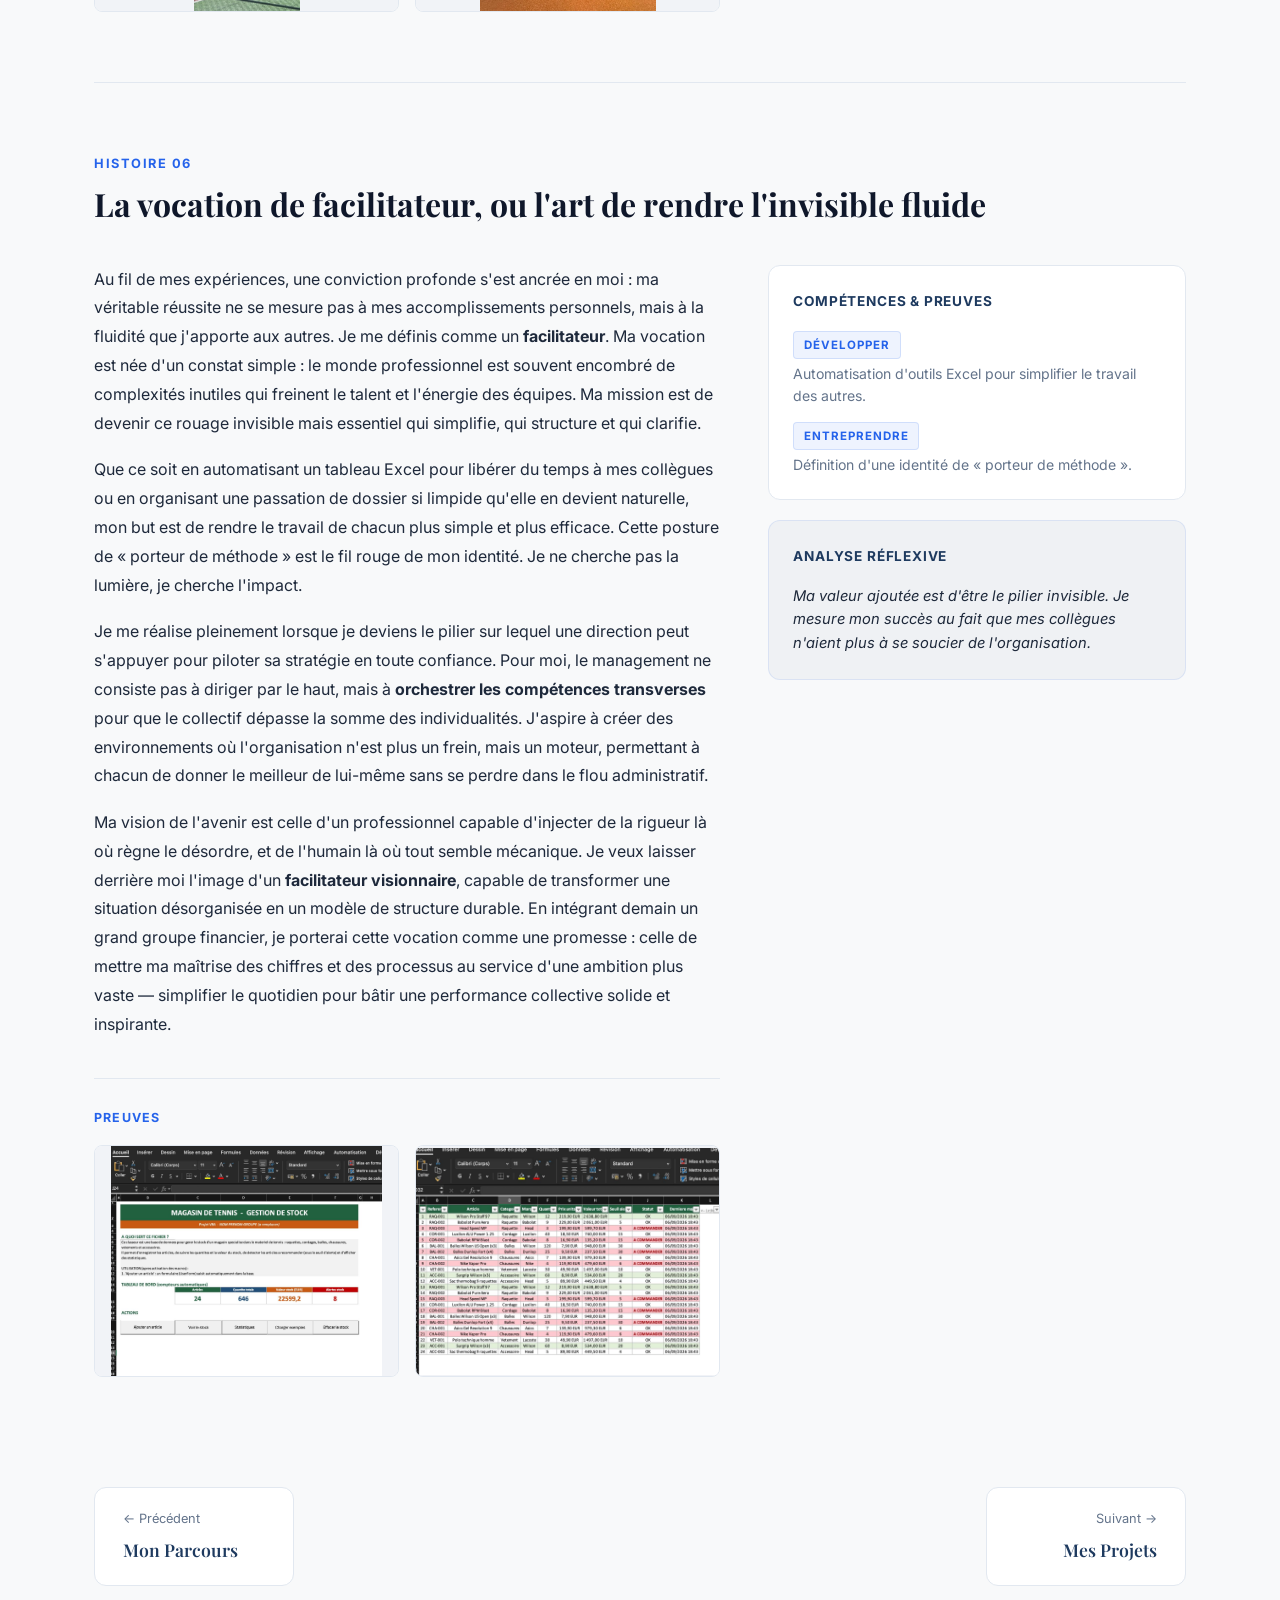
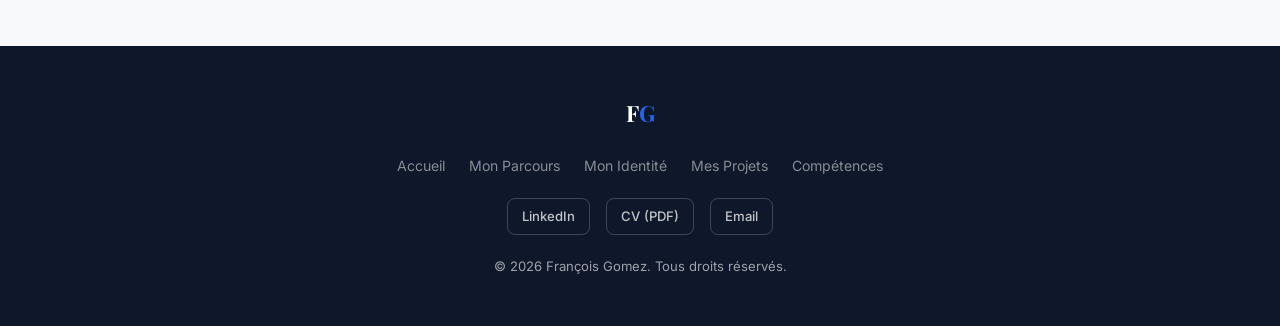
<file: identite.html>
<!DOCTYPE html>
<html lang="fr">
<head>
    <meta charset="UTF-8">
    <meta name="viewport" content="width=device-width, initial-scale=1.0">
    <meta name="description" content="François Gomez — Mon identité : résilience, passions et vocation de facilitateur.">
    <title>Mon Identité — François Gomez</title>
    <link rel="preconnect" href="https://fonts.googleapis.com">
    <link rel="preconnect" href="https://fonts.gstatic.com" crossorigin>
    <link href="https://fonts.googleapis.com/css2?family=Inter:wght@300;400;500;600;700&family=Playfair+Display:wght@600;700&display=swap" rel="stylesheet">
    <link rel="stylesheet" href="assets/css/style.css">
</head>
<body>
    <!-- Navigation -->
    <nav class="navbar scrolled" id="navbar">
        <div class="nav-container">
            <a href="index.html" class="nav-logo">F<span class="accent">G</span></a>
            <button class="nav-toggle" id="nav-toggle" aria-label="Menu">
                <span></span><span></span><span></span>
            </button>
            <ul class="nav-menu" id="nav-menu">
                <li><a href="index.html" class="nav-link">Accueil</a></li>
                <li><a href="parcours.html" class="nav-link">Mon Parcours</a></li>
                <li><a href="identite.html" class="nav-link active">Mon Identité</a></li>
                <li><a href="projets.html" class="nav-link">Mes Projets</a></li>
                <li><a href="competences.html" class="nav-link">Compétences</a></li>
                <li><a href="index.html#contact" class="nav-link nav-cta">Contact</a></li>
            </ul>
        </div>
    </nav>

    <!-- Page Header -->
    <header class="page-header page-header-identity">
        <div class="container page-header-grid">
            <div>
                <p class="page-category">Expériences Personnelles</p>
                <h1 class="page-title">Mon <span class="accent">Identité</span></h1>
                <p class="page-subtitle">La Source de la Méthode &mdash; Ce qui me définit</p>
            </div>
            <img src="assets/img/francois-gomez.jpg" alt="François Gomez" class="identity-photo-img" loading="lazy">
        </div>
    </header>

    <!-- Histoire 4 -->
    <section class="section story-section" id="histoire-4">
        <div class="container">
            <div class="story-header">
                <span class="story-number">Histoire 04</span>
                <h2 class="story-title">La métamorphose, ou le courage de se réinventer</h2>
            </div>
            <div class="story-content">
                <div class="story-body">
                    <p>
                        En 2020, fraîchement diplômé d'un Bac STI2D, j'avais un dessein tracé : devenir ingénieur. J'ai franchi les portes de la classe préparatoire TSI avec une soif de réussite, mais j'ai très vite heurté un mur invisible. Ce mur, c'était celui d'un cadre rigide, presque militaire, où chaque minute de mon existence était programmée et où la créativité était perçue comme une menace à la discipline. J'ai vécu cette période comme un étouffement lent ; je voyais ma motivation s'effriter sous le poids d'un système qui privilégiait le moule à l'individu. Ce que beaucoup auraient appelé un échec a été, pour moi, le point de départ d'une brutale mais nécessaire connaissance de soi.
                    </p>
                    <p>
                        C'est dans ce moment de doute que j'ai dû faire preuve d'une résilience que je ne soupçonnais pas. J'ai pris la décision difficile de quitter ce sentier balisé pour rejoindre le <strong>BUT GEA</strong>. Ce n'était pas un renoncement, mais une libération. J'ai découvert que mon efficacité ne s'épanouissait pas dans la soumission à des règles arbitraires, mais dans l'autonomie et l'action concrète. J'ai compris que j'avais besoin de voir l'impact de mon travail, de comprendre le « pourquoi » derrière le « comment ». Ce pivot vers la gestion et la finance a été le catalyseur de ma transformation : j'ai cessé de subir un cadre pour apprendre à construire le mien.
                    </p>
                    <p>
                        Aujourd'hui, quand je regarde le chemin parcouru, je ne vois plus l'échec de la prépa, mais une fondation solide. Cette expérience a forgé ma capacité de rebond et a clarifié mon rapport à la rigueur. Dans mon métier actuel, ma précision n'est plus une contrainte que l'on m'impose, c'est une <strong>discipline que je choisis</strong> parce qu'elle est la condition de mon excellence. Je suis passé d'un étudiant qui cherchait sa place à un professionnel qui sait exactement de quel environnement il a besoin pour transformer les obstacles en leviers de croissance.
                    </p>
                    <div class="story-proofs">
                        <h4 class="story-proofs-title">Preuves</h4>
                        <div class="story-proofs-grid">
                            <a class="story-proof" href="assets/img/histoire-4-1.jpg" target="_blank" rel="noopener"><img src="assets/img/histoire-4-1.jpg" alt="Profil universitaire — parcours de formation (prépa TSI puis BUT GEA)" loading="lazy"></a>
                            <a class="story-proof" href="assets/img/histoire-4-2.jpg" target="_blank" rel="noopener"><img src="assets/img/histoire-4-2.jpg" alt="Attestation de validation de l'année de CPGE TSI — Lycée Saint-Nicolas" loading="lazy"></a>
                        </div>
                    </div>
                </div>
                <aside class="story-sidebar">
                    <div class="competence-card">
                        <h4>Compétences & Preuves</h4>
                        <div class="competence-item">
                            <span class="competence-badge">DÉCIDER</span>
                            <p>Pivot stratégique de carrière : de la prépa TSI au BUT GEA.</p>
                        </div>
                        <div class="competence-item">
                            <span class="competence-badge">ANALYSER</span>
                            <p>Analyse critique de mes besoins en autonomie et créativité.</p>
                        </div>
                    </div>
                    <div class="reflexive-card">
                        <h4>Analyse réflexive</h4>
                        <p>Un échec n'est qu'une donnée de marché qui nous indique que le modèle n'est pas le bon. Ce rebond est le socle de ma résilience professionnelle actuelle.</p>
                    </div>
                </aside>
            </div>
        </div>
    </section>

    <div class="story-divider"><div class="container"><hr></div></div>

    <!-- Histoire 5 -->
    <section class="section story-section" id="histoire-5">
        <div class="container">
            <div class="story-header">
                <span class="story-number">Histoire 05</span>
                <h2 class="story-title">Les laboratoires du quotidien : le court et les fourneaux</h2>
            </div>
            <div class="story-content">
                <div class="story-body">
                    <p>
                        On me demande souvent d'où me vient cette capacité à rester lucide quand la pression monte en entreprise. La réponse ne se trouve pas dans mes manuels de gestion, mais sur un court de tennis et derrière mes fourneaux. Pour moi, le sport et la cuisine ne sont pas de simples passe-temps ; ce sont mes <strong>laboratoires personnels de management</strong>.
                    </p>
                    <p>
                        Sur le terrain, face à un adversaire, on est seul avec ses doutes et son stress. Le tennis m'a appris la discipline du mental : savoir rester froid et analytique même quand le score est défavorable, ajuster sa stratégie en plein échange et comprendre que la victoire se construit point par point, avec patience et persévérance.
                    </p>
                    <p>
                        Cette même rigueur, je la transpose avec une passion égale dans ma cuisine. C'est là que je cultive mon goût pour la <strong>transformation méthodique</strong>. Une recette est, au fond, le processus le plus pur qui soit : il faut respecter un timing précis, gérer des ressources limitées et orchestrer des éléments disparates pour créer une harmonie finale. Cuisiner, c'est apprendre à transformer le brut en exceptionnel, avec une exigence de résultat immédiate et mesurable. C'est dans ce cadre que j'ai affiné mon sens de l'organisation et ma capacité à piloter des projets complexes, car un plat réussi, tout comme un dossier financier, ne supporte pas l'approximation.
                    </p>
                    <p>
                        Ces passions sont les piliers de mon équilibre. Le tennis m'a donné le goût du défi et la résistance à l'effort, tandis que la cuisine m'a offert la patience et la précision du geste. Ensemble, elles font de moi un gestionnaire qui ne se contente pas de suivre des procédures, mais qui habite ses missions avec la même intensité que s'il jouait une balle de match ou qu'il créait une recette inédite. C'est cette « âme » que je mets dans chacun de mes projets : <strong>une alliance entre la force du compétiteur et la finesse du créateur</strong>.
                    </p>
                    <div class="story-proofs">
                        <h4 class="story-proofs-title">Preuves</h4>
                        <div class="story-proofs-grid">
                            <a class="story-proof" href="assets/img/histoire-5-1.jpg" target="_blank" rel="noopener"><img src="assets/img/histoire-5-1.jpg" alt="François en plein match sur le court de tennis" loading="lazy"></a>
                            <a class="story-proof" href="assets/img/histoire-5-2.jpg" target="_blank" rel="noopener"><img src="assets/img/histoire-5-2.jpg" alt="Court de tennis parisien face à la Tour Eiffel" loading="lazy"></a>
                        </div>
                    </div>
                </div>
                <aside class="story-sidebar">
                    <div class="competence-card">
                        <h4>Compétences & Preuves</h4>
                        <div class="competence-item">
                            <span class="competence-badge">PILOTER</span>
                            <p>Gestion du stress et de la stratégie en match de tennis.</p>
                        </div>
                        <div class="competence-item">
                            <span class="competence-badge">ANALYSER</span>
                            <p>Respect d'un processus strict et gestion de ressources (Cuisine).</p>
                        </div>
                    </div>
                    <div class="reflexive-card">
                        <h4>Analyse réflexive</h4>
                        <p>Je ne déconnecte jamais mes passions de mon travail. La cuisine m'apporte la rigueur opérationnelle, le tennis m'apporte la froideur décisionnelle.</p>
                    </div>
                </aside>
            </div>
        </div>
    </section>

    <div class="story-divider"><div class="container"><hr></div></div>

    <!-- Histoire 6 -->
    <section class="section story-section" id="histoire-6">
        <div class="container">
            <div class="story-header">
                <span class="story-number">Histoire 06</span>
                <h2 class="story-title">La vocation de facilitateur, ou l'art de rendre l'invisible fluide</h2>
            </div>
            <div class="story-content">
                <div class="story-body">
                    <p>
                        Au fil de mes expériences, une conviction profonde s'est ancrée en moi : ma véritable réussite ne se mesure pas à mes accomplissements personnels, mais à la fluidité que j'apporte aux autres. Je me définis comme un <strong>facilitateur</strong>. Ma vocation est née d'un constat simple : le monde professionnel est souvent encombré de complexités inutiles qui freinent le talent et l'énergie des équipes. Ma mission est de devenir ce rouage invisible mais essentiel qui simplifie, qui structure et qui clarifie.
                    </p>
                    <p>
                        Que ce soit en automatisant un tableau Excel pour libérer du temps à mes collègues ou en organisant une passation de dossier si limpide qu'elle en devient naturelle, mon but est de rendre le travail de chacun plus simple et plus efficace. Cette posture de « porteur de méthode » est le fil rouge de mon identité. Je ne cherche pas la lumière, je cherche l'impact.
                    </p>
                    <p>
                        Je me réalise pleinement lorsque je deviens le pilier sur lequel une direction peut s'appuyer pour piloter sa stratégie en toute confiance. Pour moi, le management ne consiste pas à diriger par le haut, mais à <strong>orchestrer les compétences transverses</strong> pour que le collectif dépasse la somme des individualités. J'aspire à créer des environnements où l'organisation n'est plus un frein, mais un moteur, permettant à chacun de donner le meilleur de lui-même sans se perdre dans le flou administratif.
                    </p>
                    <p>
                        Ma vision de l'avenir est celle d'un professionnel capable d'injecter de la rigueur là où règne le désordre, et de l'humain là où tout semble mécanique. Je veux laisser derrière moi l'image d'un <strong>facilitateur visionnaire</strong>, capable de transformer une situation désorganisée en un modèle de structure durable. En intégrant demain un grand groupe financier, je porterai cette vocation comme une promesse : celle de mettre ma maîtrise des chiffres et des processus au service d'une ambition plus vaste — simplifier le quotidien pour bâtir une performance collective solide et inspirante.
                    </p>
                    <div class="story-proofs">
                        <h4 class="story-proofs-title">Preuves</h4>
                        <div class="story-proofs-grid">
                            <a class="story-proof" href="assets/img/histoire-6-1.jpg" target="_blank" rel="noopener"><img src="assets/img/histoire-6-1.jpg" alt="Outil Excel/VBA développé — tableau de bord automatisé de gestion de stock" loading="lazy"></a>
                            <a class="story-proof" href="assets/img/histoire-6-2.jpg" target="_blank" rel="noopener"><img src="assets/img/histoire-6-2.jpg" alt="Outil Excel/VBA développé — base de données et alertes automatiques" loading="lazy"></a>
                        </div>
                    </div>
                </div>
                <aside class="story-sidebar">
                    <div class="competence-card">
                        <h4>Compétences & Preuves</h4>
                        <div class="competence-item">
                            <span class="competence-badge">DÉVELOPPER</span>
                            <p>Automatisation d'outils Excel pour simplifier le travail des autres.</p>
                        </div>
                        <div class="competence-item">
                            <span class="competence-badge">ENTREPRENDRE</span>
                            <p>Définition d'une identité de « porteur de méthode ».</p>
                        </div>
                    </div>
                    <div class="reflexive-card">
                        <h4>Analyse réflexive</h4>
                        <p>Ma valeur ajoutée est d'être le pilier invisible. Je mesure mon succès au fait que mes collègues n'aient plus à se soucier de l'organisation.</p>
                    </div>
                </aside>
            </div>
        </div>
    </section>

    <!-- Navigation entre pages -->
    <section class="section page-nav-section">
        <div class="container">
            <div class="page-nav">
                <a href="parcours.html" class="page-nav-link prev">
                    <span class="page-nav-label">&larr; Précédent</span>
                    <span class="page-nav-title">Mon Parcours</span>
                </a>
                <a href="projets.html" class="page-nav-link next">
                    <span class="page-nav-label">Suivant &rarr;</span>
                    <span class="page-nav-title">Mes Projets</span>
                </a>
            </div>
        </div>
    </section>

    <!-- Footer -->
    <footer class="footer">
        <div class="container">
            <div class="footer-content">
                <a href="index.html" class="footer-logo">F<span class="accent">G</span></a>
                <nav class="footer-nav">
                    <a href="index.html">Accueil</a>
                    <a href="parcours.html">Mon Parcours</a>
                    <a href="identite.html">Mon Identité</a>
                    <a href="projets.html">Mes Projets</a>
                    <a href="competences.html">Compétences</a>
                </nav>
                <div class="footer-links">
                    <a href="https://www.linkedin.com/in/fran%C3%A7ois-gomez-08a355195/" target="_blank" rel="noopener">LinkedIn</a>
                    <a href="assets/cv-francois-gomez.pdf" download>CV (PDF)</a>
                    <a href="mailto:francois17.gomez@gmail.com">Email</a>
                </div>
                <p>&copy; 2026 François Gomez. Tous droits réservés.</p>
            </div>
        </div>
    </footer>

    <script src="assets/js/main.js"></script>
</body>
</html>
</file>
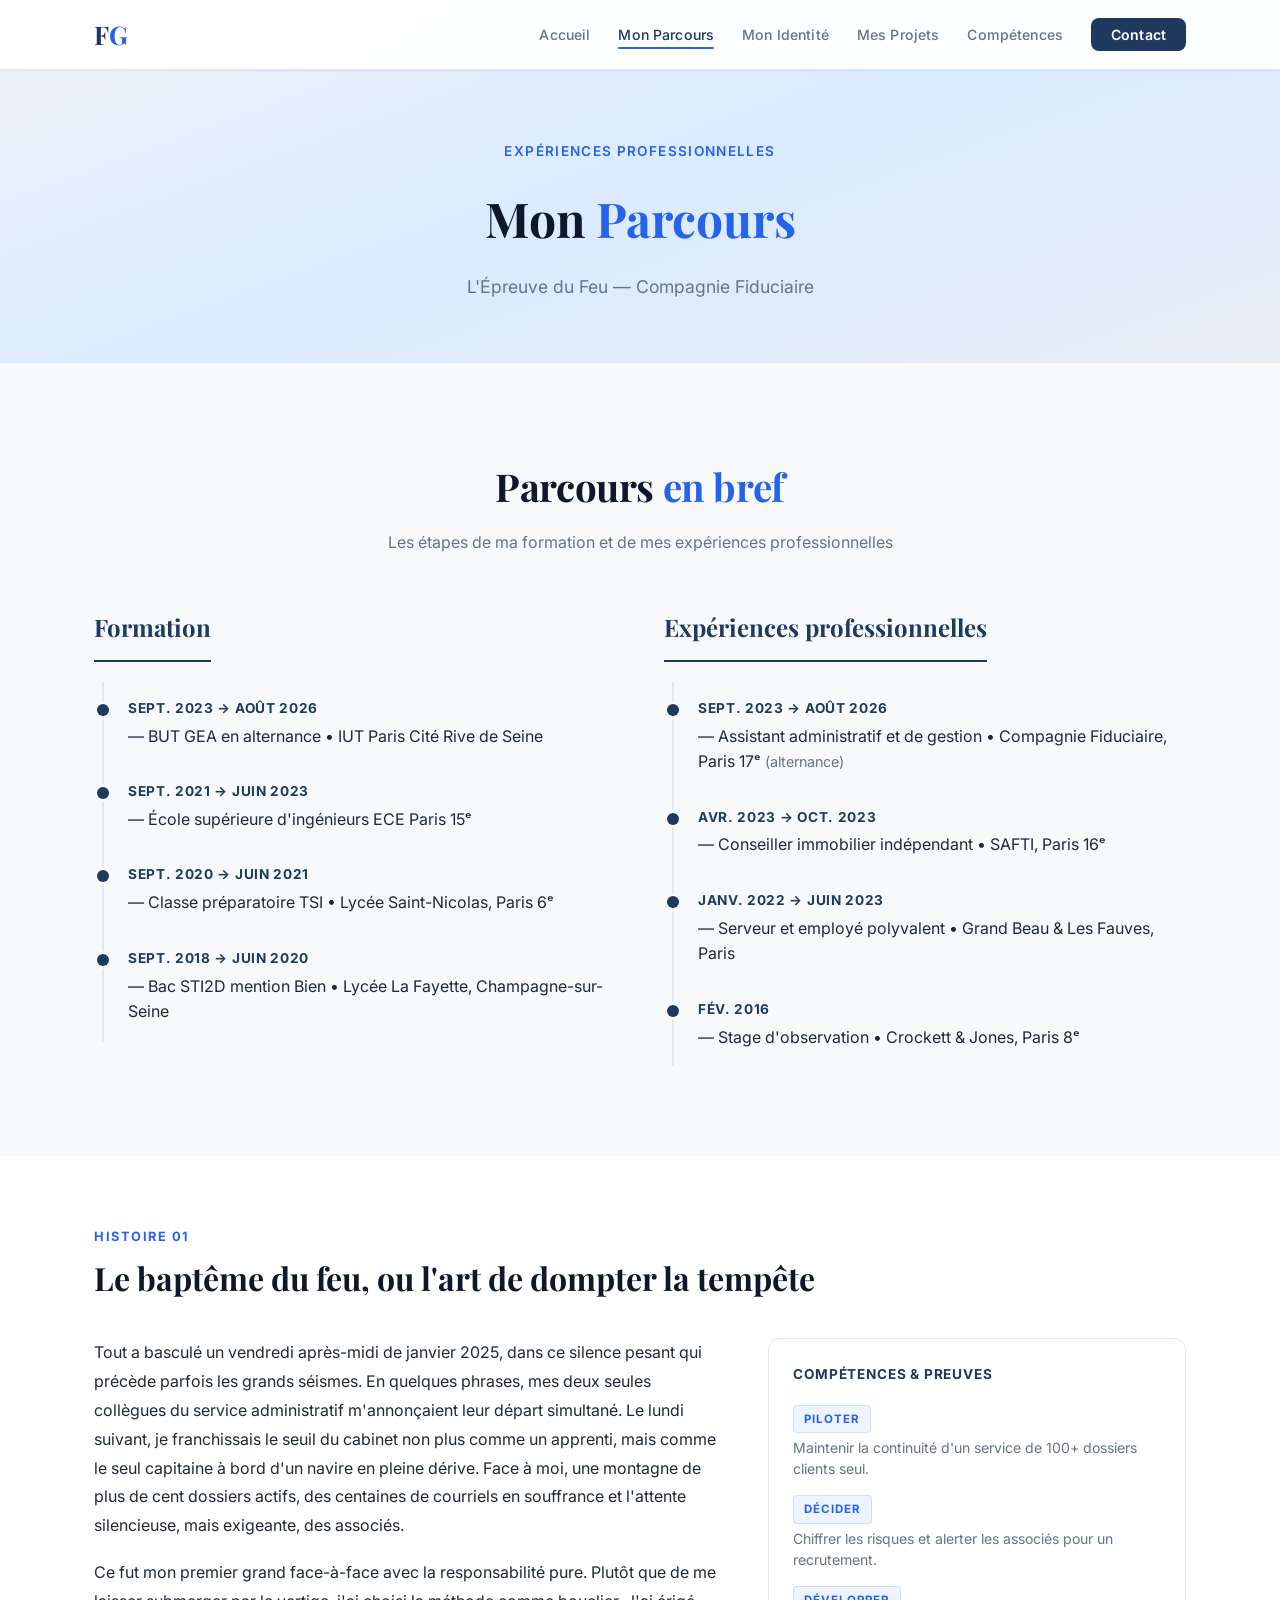
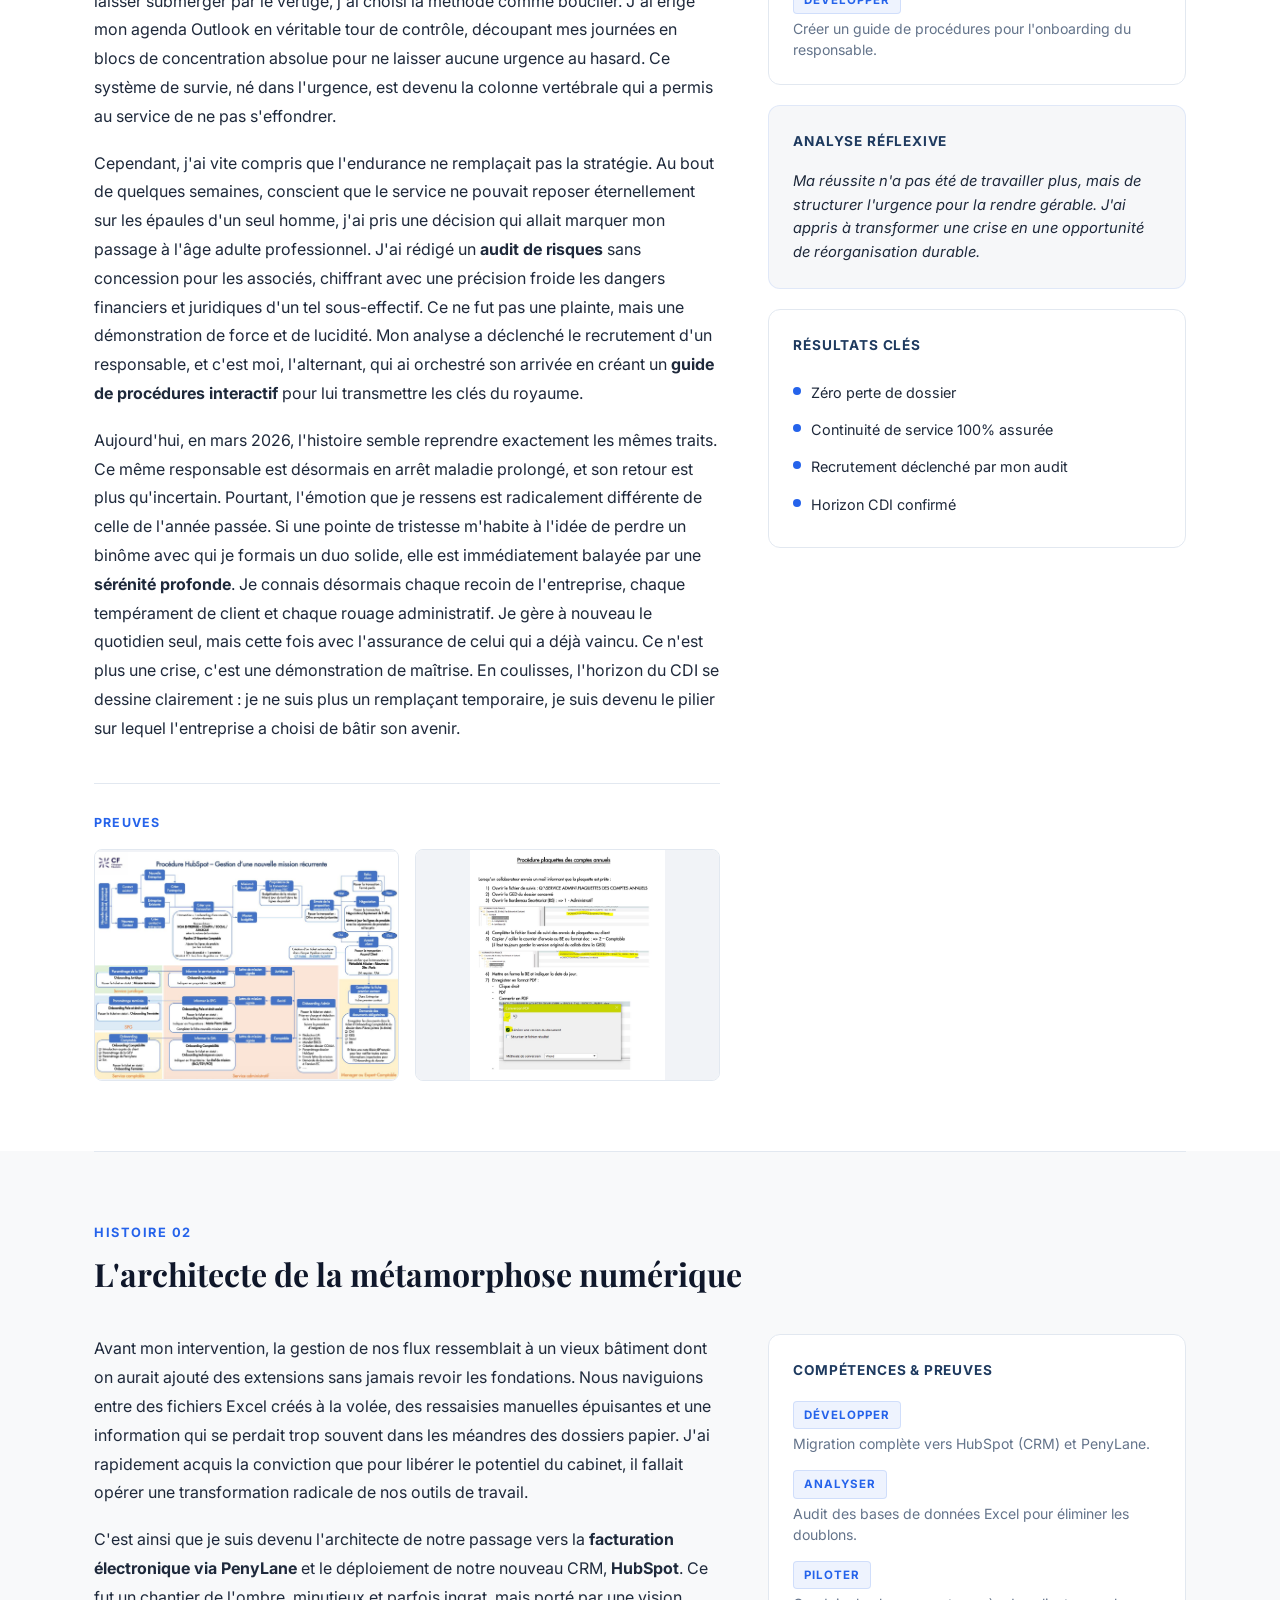
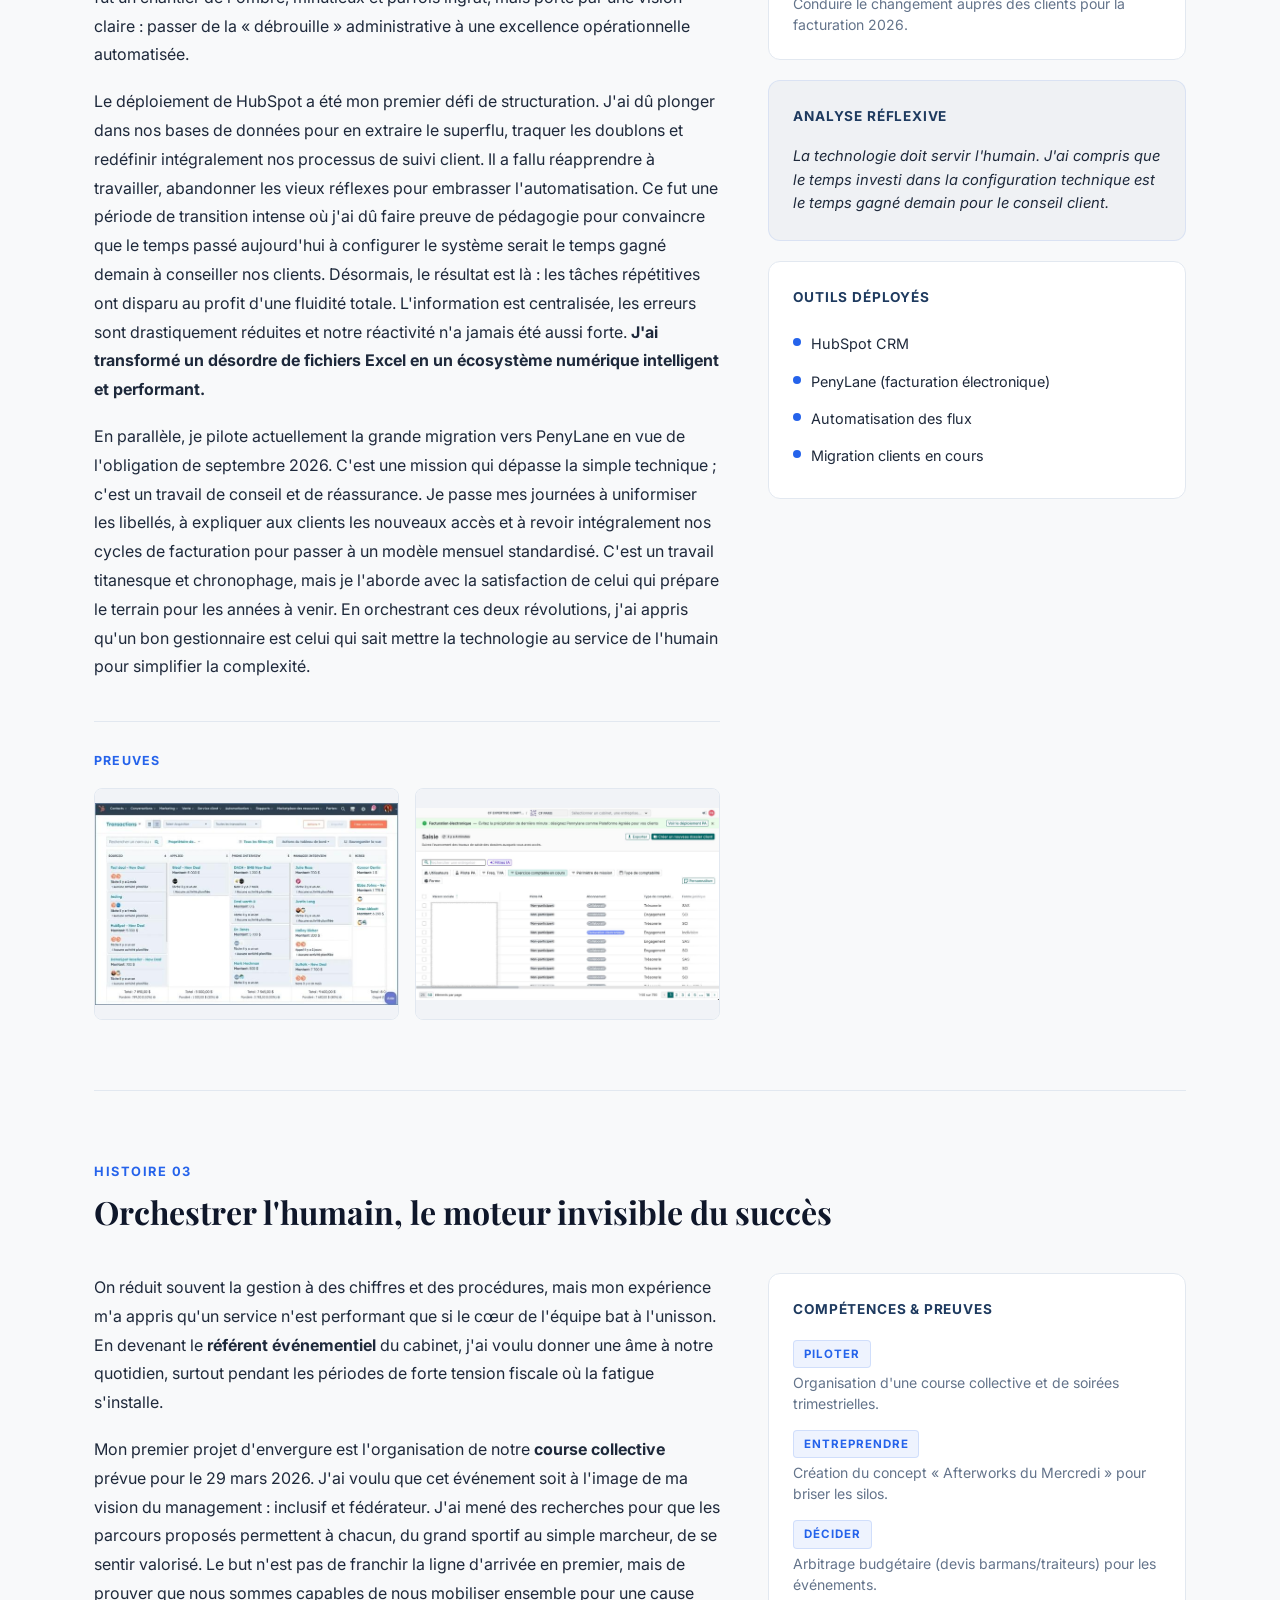
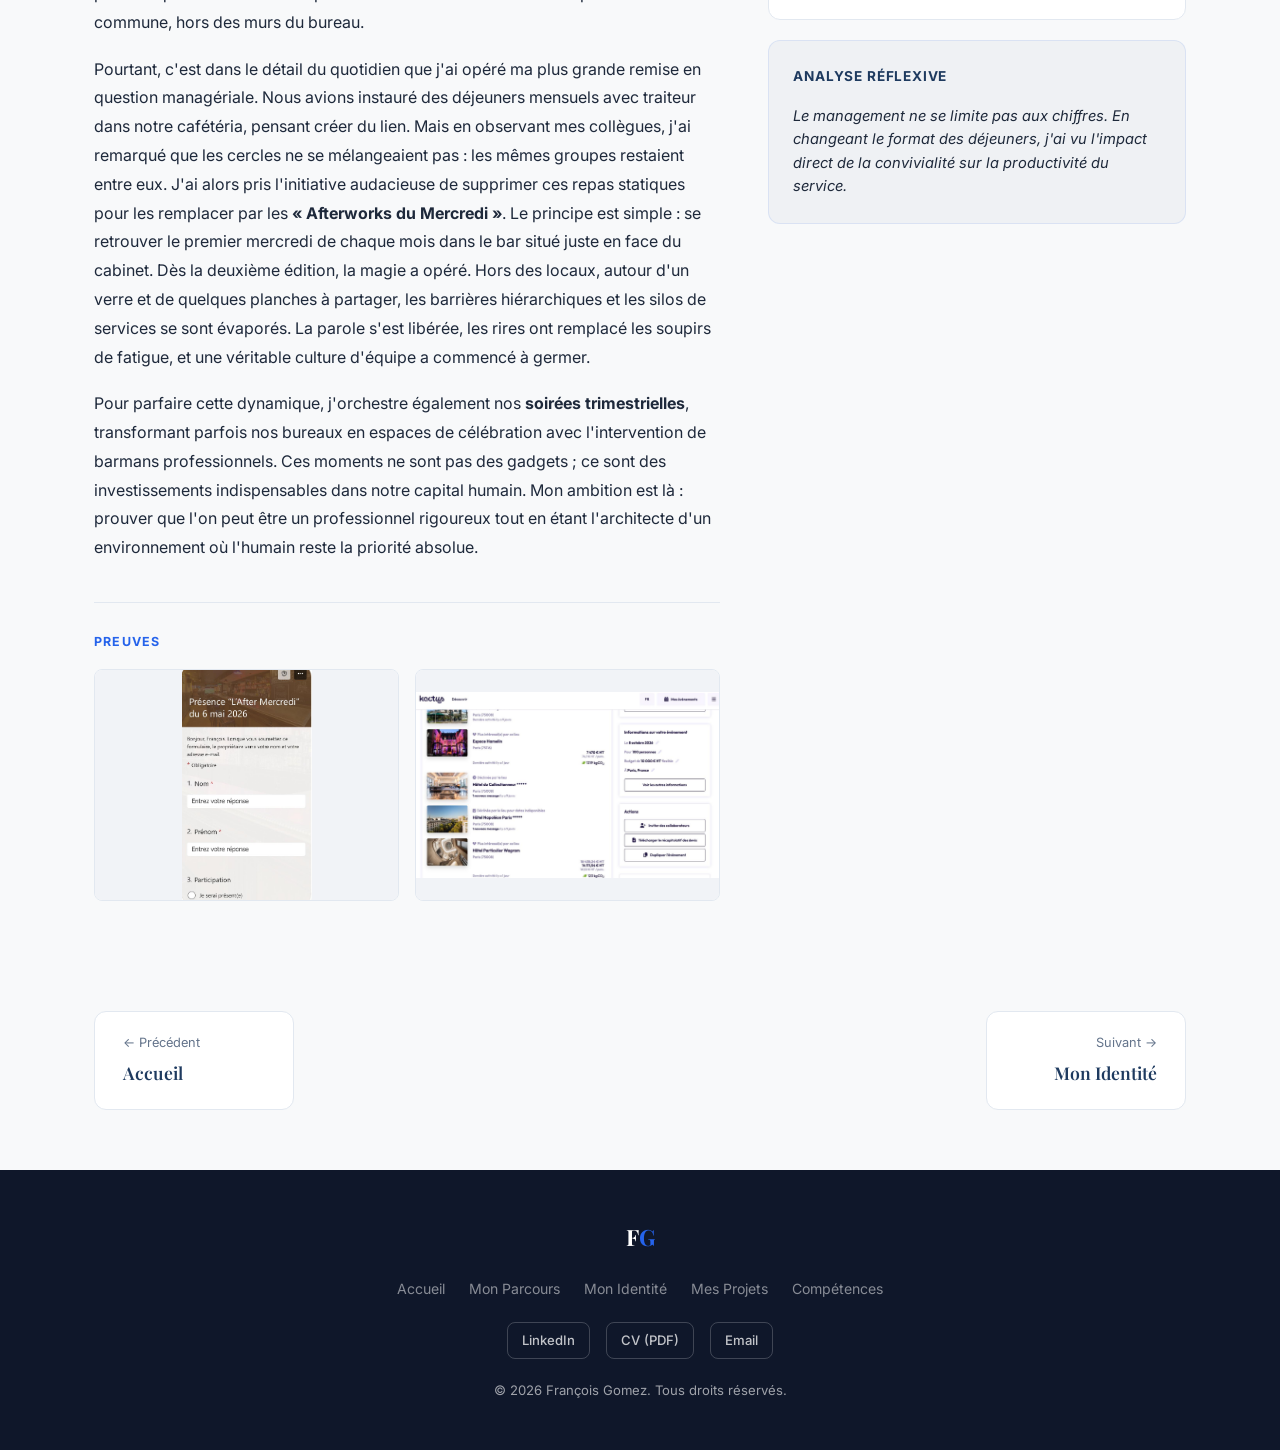
<file: parcours.html>
<!DOCTYPE html>
<html lang="fr">
<head>
    <meta charset="UTF-8">
    <meta name="viewport" content="width=device-width, initial-scale=1.0">
    <meta name="description" content="François Gomez — Mon parcours professionnel à la Compagnie Fiduciaire.">
    <title>Mon Parcours — François Gomez</title>
    <link rel="preconnect" href="https://fonts.googleapis.com">
    <link rel="preconnect" href="https://fonts.gstatic.com" crossorigin>
    <link href="https://fonts.googleapis.com/css2?family=Inter:wght@300;400;500;600;700&family=Playfair+Display:wght@600;700&display=swap" rel="stylesheet">
    <link rel="stylesheet" href="assets/css/style.css">
</head>
<body>
    <!-- Navigation -->
    <nav class="navbar scrolled" id="navbar">
        <div class="nav-container">
            <a href="index.html" class="nav-logo">F<span class="accent">G</span></a>
            <button class="nav-toggle" id="nav-toggle" aria-label="Menu">
                <span></span><span></span><span></span>
            </button>
            <ul class="nav-menu" id="nav-menu">
                <li><a href="index.html" class="nav-link">Accueil</a></li>
                <li><a href="parcours.html" class="nav-link active">Mon Parcours</a></li>
                <li><a href="identite.html" class="nav-link">Mon Identité</a></li>
                <li><a href="projets.html" class="nav-link">Mes Projets</a></li>
                <li><a href="competences.html" class="nav-link">Compétences</a></li>
                <li><a href="index.html#contact" class="nav-link nav-cta">Contact</a></li>
            </ul>
        </div>
    </nav>

    <!-- Page Header -->
    <header class="page-header">
        <div class="container">
            <p class="page-category">Expériences Professionnelles</p>
            <h1 class="page-title">Mon <span class="accent">Parcours</span></h1>
            <p class="page-subtitle">L'Épreuve du Feu &mdash; Compagnie Fiduciaire</p>
        </div>
    </header>

    <!-- Parcours en bref -->
    <section class="section" id="cv-bref">
        <div class="container">
            <h2 class="section-title">Parcours <span class="accent">en bref</span></h2>
            <p class="section-subtitle">Les étapes de ma formation et de mes expériences professionnelles</p>
            <div class="timeline-grid">
                <div class="timeline-col">
                    <h3 class="timeline-col-title">Formation</h3>
                    <ul class="timeline-list">
                        <li><strong>Sept. 2023 &rarr; Août 2026</strong> &mdash; BUT GEA en alternance &bull; IUT Paris Cité Rive de Seine</li>
                        <li><strong>Sept. 2021 &rarr; Juin 2023</strong> &mdash; École supérieure d'ingénieurs ECE Paris 15ᵉ</li>
                        <li><strong>Sept. 2020 &rarr; Juin 2021</strong> &mdash; Classe préparatoire TSI &bull; Lycée Saint-Nicolas, Paris 6ᵉ</li>
                        <li><strong>Sept. 2018 &rarr; Juin 2020</strong> &mdash; Bac STI2D mention Bien &bull; Lycée La Fayette, Champagne-sur-Seine</li>
                    </ul>
                </div>
                <div class="timeline-col">
                    <h3 class="timeline-col-title">Expériences professionnelles</h3>
                    <ul class="timeline-list">
                        <li><strong>Sept. 2023 &rarr; Août 2026</strong> &mdash; Assistant administratif et de gestion &bull; Compagnie Fiduciaire, Paris 17ᵉ <em>(alternance)</em></li>
                        <li><strong>Avr. 2023 &rarr; Oct. 2023</strong> &mdash; Conseiller immobilier indépendant &bull; SAFTI, Paris 16ᵉ</li>
                        <li><strong>Janv. 2022 &rarr; Juin 2023</strong> &mdash; Serveur et employé polyvalent &bull; Grand Beau &amp; Les Fauves, Paris</li>
                        <li><strong>Fév. 2016</strong> &mdash; Stage d'observation &bull; Crockett &amp; Jones, Paris 8ᵉ</li>
                    </ul>
                </div>
            </div>
        </div>
    </section>

    <!-- Histoire 1 -->
    <section class="section section-alt story-section" id="histoire-1">
        <div class="container">
            <div class="story-header">
                <span class="story-number">Histoire 01</span>
                <h2 class="story-title">Le baptême du feu, ou l'art de dompter la tempête</h2>
            </div>
            <div class="story-content">
                <div class="story-body">
                    <p>
                        Tout a basculé un vendredi après-midi de janvier 2025, dans ce silence pesant qui précède parfois les grands séismes. En quelques phrases, mes deux seules collègues du service administratif m'annonçaient leur départ simultané. Le lundi suivant, je franchissais le seuil du cabinet non plus comme un apprenti, mais comme le seul capitaine à bord d'un navire en pleine dérive. Face à moi, une montagne de plus de cent dossiers actifs, des centaines de courriels en souffrance et l'attente silencieuse, mais exigeante, des associés.
                    </p>
                    <p>
                        Ce fut mon premier grand face-à-face avec la responsabilité pure. Plutôt que de me laisser submerger par le vertige, j'ai choisi la méthode comme bouclier. J'ai érigé mon agenda Outlook en véritable tour de contrôle, découpant mes journées en blocs de concentration absolue pour ne laisser aucune urgence au hasard. Ce système de survie, né dans l'urgence, est devenu la colonne vertébrale qui a permis au service de ne pas s'effondrer.
                    </p>
                    <p>
                        Cependant, j'ai vite compris que l'endurance ne remplaçait pas la stratégie. Au bout de quelques semaines, conscient que le service ne pouvait reposer éternellement sur les épaules d'un seul homme, j'ai pris une décision qui allait marquer mon passage à l'âge adulte professionnel. J'ai rédigé un <strong>audit de risques</strong> sans concession pour les associés, chiffrant avec une précision froide les dangers financiers et juridiques d'un tel sous-effectif. Ce ne fut pas une plainte, mais une démonstration de force et de lucidité. Mon analyse a déclenché le recrutement d'un responsable, et c'est moi, l'alternant, qui ai orchestré son arrivée en créant un <strong>guide de procédures interactif</strong> pour lui transmettre les clés du royaume.
                    </p>
                    <p>
                        Aujourd'hui, en mars 2026, l'histoire semble reprendre exactement les mêmes traits. Ce même responsable est désormais en arrêt maladie prolongé, et son retour est plus qu'incertain. Pourtant, l'émotion que je ressens est radicalement différente de celle de l'année passée. Si une pointe de tristesse m'habite à l'idée de perdre un binôme avec qui je formais un duo solide, elle est immédiatement balayée par une <strong>sérénité profonde</strong>. Je connais désormais chaque recoin de l'entreprise, chaque tempérament de client et chaque rouage administratif. Je gère à nouveau le quotidien seul, mais cette fois avec l'assurance de celui qui a déjà vaincu. Ce n'est plus une crise, c'est une démonstration de maîtrise. En coulisses, l'horizon du CDI se dessine clairement : je ne suis plus un remplaçant temporaire, je suis devenu le pilier sur lequel l'entreprise a choisi de bâtir son avenir.
                    </p>
                    <div class="story-proofs">
                        <h4 class="story-proofs-title">Preuves</h4>
                        <div class="story-proofs-grid">
                            <a class="story-proof" href="assets/img/histoire-1-1.jpg" target="_blank" rel="noopener"><img src="assets/img/histoire-1-1.jpg" alt="Procédure HubSpot — gestion d'une nouvelle mission récurrente, guide rédigé par François" loading="lazy"></a>
                            <a class="story-proof" href="assets/img/histoire-1-2.jpg" target="_blank" rel="noopener"><img src="assets/img/histoire-1-2.jpg" alt="Procédure interne des plaquettes des comptes annuels" loading="lazy"></a>
                        </div>
                    </div>
                </div>
                <aside class="story-sidebar">
                    <div class="competence-card">
                        <h4>Compétences & Preuves</h4>
                        <div class="competence-item">
                            <span class="competence-badge">PILOTER</span>
                            <p>Maintenir la continuité d'un service de 100+ dossiers clients seul.</p>
                        </div>
                        <div class="competence-item">
                            <span class="competence-badge">DÉCIDER</span>
                            <p>Chiffrer les risques et alerter les associés pour un recrutement.</p>
                        </div>
                        <div class="competence-item">
                            <span class="competence-badge">DÉVELOPPER</span>
                            <p>Créer un guide de procédures pour l'onboarding du responsable.</p>
                        </div>
                    </div>
                    <div class="reflexive-card">
                        <h4>Analyse réflexive</h4>
                        <p>Ma réussite n'a pas été de travailler plus, mais de structurer l'urgence pour la rendre gérable. J'ai appris à transformer une crise en une opportunité de réorganisation durable.</p>
                    </div>
                    <div class="key-results">
                        <h4>Résultats clés</h4>
                        <ul>
                            <li>Zéro perte de dossier</li>
                            <li>Continuité de service 100% assurée</li>
                            <li>Recrutement déclenché par mon audit</li>
                            <li>Horizon CDI confirmé</li>
                        </ul>
                    </div>
                </aside>
            </div>
        </div>
    </section>

    <div class="story-divider"><div class="container"><hr></div></div>

    <!-- Histoire 2 -->
    <section class="section story-section" id="histoire-2">
        <div class="container">
            <div class="story-header">
                <span class="story-number">Histoire 02</span>
                <h2 class="story-title">L'architecte de la métamorphose numérique</h2>
            </div>
            <div class="story-content">
                <div class="story-body">
                    <p>
                        Avant mon intervention, la gestion de nos flux ressemblait à un vieux bâtiment dont on aurait ajouté des extensions sans jamais revoir les fondations. Nous naviguions entre des fichiers Excel créés à la volée, des ressaisies manuelles épuisantes et une information qui se perdait trop souvent dans les méandres des dossiers papier. J'ai rapidement acquis la conviction que pour libérer le potentiel du cabinet, il fallait opérer une transformation radicale de nos outils de travail.
                    </p>
                    <p>
                        C'est ainsi que je suis devenu l'architecte de notre passage vers la <strong>facturation électronique via PenyLane</strong> et le déploiement de notre nouveau CRM, <strong>HubSpot</strong>. Ce fut un chantier de l'ombre, minutieux et parfois ingrat, mais porté par une vision claire : passer de la « débrouille » administrative à une excellence opérationnelle automatisée.
                    </p>
                    <p>
                        Le déploiement de HubSpot a été mon premier défi de structuration. J'ai dû plonger dans nos bases de données pour en extraire le superflu, traquer les doublons et redéfinir intégralement nos processus de suivi client. Il a fallu réapprendre à travailler, abandonner les vieux réflexes pour embrasser l'automatisation. Ce fut une période de transition intense où j'ai dû faire preuve de pédagogie pour convaincre que le temps passé aujourd'hui à configurer le système serait le temps gagné demain à conseiller nos clients. Désormais, le résultat est là : les tâches répétitives ont disparu au profit d'une fluidité totale. L'information est centralisée, les erreurs sont drastiquement réduites et notre réactivité n'a jamais été aussi forte. <strong>J'ai transformé un désordre de fichiers Excel en un écosystème numérique intelligent et performant.</strong>
                    </p>
                    <p>
                        En parallèle, je pilote actuellement la grande migration vers PenyLane en vue de l'obligation de septembre 2026. C'est une mission qui dépasse la simple technique ; c'est un travail de conseil et de réassurance. Je passe mes journées à uniformiser les libellés, à expliquer aux clients les nouveaux accès et à revoir intégralement nos cycles de facturation pour passer à un modèle mensuel standardisé. C'est un travail titanesque et chronophage, mais je l'aborde avec la satisfaction de celui qui prépare le terrain pour les années à venir. En orchestrant ces deux révolutions, j'ai appris qu'un bon gestionnaire est celui qui sait mettre la technologie au service de l'humain pour simplifier la complexité.
                    </p>
                    <div class="story-proofs">
                        <h4 class="story-proofs-title">Preuves</h4>
                        <div class="story-proofs-grid">
                            <a class="story-proof" href="assets/img/histoire-2-1.jpg" target="_blank" rel="noopener"><img src="assets/img/histoire-2-1.jpg" alt="Pipeline HubSpot CRM — suivi des transactions clients" loading="lazy"></a>
                            <a class="story-proof" href="assets/img/histoire-2-2.jpg" target="_blank" rel="noopener"><img src="assets/img/histoire-2-2.jpg" alt="Plateforme PennyLane — saisie et facturation électronique" loading="lazy"></a>
                        </div>
                    </div>
                </div>
                <aside class="story-sidebar">
                    <div class="competence-card">
                        <h4>Compétences & Preuves</h4>
                        <div class="competence-item">
                            <span class="competence-badge">DÉVELOPPER</span>
                            <p>Migration complète vers HubSpot (CRM) et PenyLane.</p>
                        </div>
                        <div class="competence-item">
                            <span class="competence-badge">ANALYSER</span>
                            <p>Audit des bases de données Excel pour éliminer les doublons.</p>
                        </div>
                        <div class="competence-item">
                            <span class="competence-badge">PILOTER</span>
                            <p>Conduire le changement auprès des clients pour la facturation 2026.</p>
                        </div>
                    </div>
                    <div class="reflexive-card">
                        <h4>Analyse réflexive</h4>
                        <p>La technologie doit servir l'humain. J'ai compris que le temps investi dans la configuration technique est le temps gagné demain pour le conseil client.</p>
                    </div>
                    <div class="key-results">
                        <h4>Outils déployés</h4>
                        <ul>
                            <li>HubSpot CRM</li>
                            <li>PenyLane (facturation électronique)</li>
                            <li>Automatisation des flux</li>
                            <li>Migration clients en cours</li>
                        </ul>
                    </div>
                </aside>
            </div>
        </div>
    </section>

    <div class="story-divider"><div class="container"><hr></div></div>

    <!-- Histoire 3 -->
    <section class="section story-section" id="histoire-3">
        <div class="container">
            <div class="story-header">
                <span class="story-number">Histoire 03</span>
                <h2 class="story-title">Orchestrer l'humain, le moteur invisible du succès</h2>
            </div>
            <div class="story-content">
                <div class="story-body">
                    <p>
                        On réduit souvent la gestion à des chiffres et des procédures, mais mon expérience m'a appris qu'un service n'est performant que si le cœur de l'équipe bat à l'unisson. En devenant le <strong>référent événementiel</strong> du cabinet, j'ai voulu donner une âme à notre quotidien, surtout pendant les périodes de forte tension fiscale où la fatigue s'installe.
                    </p>
                    <p>
                        Mon premier projet d'envergure est l'organisation de notre <strong>course collective</strong> prévue pour le 29 mars 2026. J'ai voulu que cet événement soit à l'image de ma vision du management : inclusif et fédérateur. J'ai mené des recherches pour que les parcours proposés permettent à chacun, du grand sportif au simple marcheur, de se sentir valorisé. Le but n'est pas de franchir la ligne d'arrivée en premier, mais de prouver que nous sommes capables de nous mobiliser ensemble pour une cause commune, hors des murs du bureau.
                    </p>
                    <p>
                        Pourtant, c'est dans le détail du quotidien que j'ai opéré ma plus grande remise en question managériale. Nous avions instauré des déjeuners mensuels avec traiteur dans notre cafétéria, pensant créer du lien. Mais en observant mes collègues, j'ai remarqué que les cercles ne se mélangeaient pas : les mêmes groupes restaient entre eux. J'ai alors pris l'initiative audacieuse de supprimer ces repas statiques pour les remplacer par les <strong>« Afterworks du Mercredi »</strong>. Le principe est simple : se retrouver le premier mercredi de chaque mois dans le bar situé juste en face du cabinet. Dès la deuxième édition, la magie a opéré. Hors des locaux, autour d'un verre et de quelques planches à partager, les barrières hiérarchiques et les silos de services se sont évaporés. La parole s'est libérée, les rires ont remplacé les soupirs de fatigue, et une véritable culture d'équipe a commencé à germer.
                    </p>
                    <p>
                        Pour parfaire cette dynamique, j'orchestre également nos <strong>soirées trimestrielles</strong>, transformant parfois nos bureaux en espaces de célébration avec l'intervention de barmans professionnels. Ces moments ne sont pas des gadgets ; ce sont des investissements indispensables dans notre capital humain. Mon ambition est là : prouver que l'on peut être un professionnel rigoureux tout en étant l'architecte d'un environnement où l'humain reste la priorité absolue.
                    </p>
                    <div class="story-proofs">
                        <h4 class="story-proofs-title">Preuves</h4>
                        <div class="story-proofs-grid">
                            <a class="story-proof" href="assets/img/histoire-3-1.jpg" target="_blank" rel="noopener"><img src="assets/img/histoire-3-1.jpg" alt="Formulaire de présence « L'After Mercredi »" loading="lazy"></a>
                            <a class="story-proof" href="assets/img/histoire-3-2.jpg" target="_blank" rel="noopener"><img src="assets/img/histoire-3-2.jpg" alt="Sélection des lieux et devis de l'événement collectif (Kactus)" loading="lazy"></a>
                        </div>
                    </div>
                </div>
                <aside class="story-sidebar">
                    <div class="competence-card">
                        <h4>Compétences & Preuves</h4>
                        <div class="competence-item">
                            <span class="competence-badge">PILOTER</span>
                            <p>Organisation d'une course collective et de soirées trimestrielles.</p>
                        </div>
                        <div class="competence-item">
                            <span class="competence-badge">ENTREPRENDRE</span>
                            <p>Création du concept « Afterworks du Mercredi » pour briser les silos.</p>
                        </div>
                        <div class="competence-item">
                            <span class="competence-badge">DÉCIDER</span>
                            <p>Arbitrage budgétaire (devis barmans/traiteurs) pour les événements.</p>
                        </div>
                    </div>
                    <div class="reflexive-card">
                        <h4>Analyse réflexive</h4>
                        <p>Le management ne se limite pas aux chiffres. En changeant le format des déjeuners, j'ai vu l'impact direct de la convivialité sur la productivité du service.</p>
                    </div>
                </aside>
            </div>
        </div>
    </section>

    <!-- Navigation entre pages -->
    <section class="section page-nav-section">
        <div class="container">
            <div class="page-nav">
                <a href="index.html" class="page-nav-link prev">
                    <span class="page-nav-label">&larr; Précédent</span>
                    <span class="page-nav-title">Accueil</span>
                </a>
                <a href="identite.html" class="page-nav-link next">
                    <span class="page-nav-label">Suivant &rarr;</span>
                    <span class="page-nav-title">Mon Identité</span>
                </a>
            </div>
        </div>
    </section>

    <!-- Footer -->
    <footer class="footer">
        <div class="container">
            <div class="footer-content">
                <a href="index.html" class="footer-logo">F<span class="accent">G</span></a>
                <nav class="footer-nav">
                    <a href="index.html">Accueil</a>
                    <a href="parcours.html">Mon Parcours</a>
                    <a href="identite.html">Mon Identité</a>
                    <a href="projets.html">Mes Projets</a>
                    <a href="competences.html">Compétences</a>
                </nav>
                <div class="footer-links">
                    <a href="https://www.linkedin.com/in/fran%C3%A7ois-gomez-08a355195/" target="_blank" rel="noopener">LinkedIn</a>
                    <a href="assets/cv-francois-gomez.pdf" download>CV (PDF)</a>
                    <a href="mailto:francois17.gomez@gmail.com">Email</a>
                </div>
                <p>&copy; 2026 François Gomez. Tous droits réservés.</p>
            </div>
        </div>
    </footer>

    <script src="assets/js/main.js"></script>
</body>
</html>
</file>
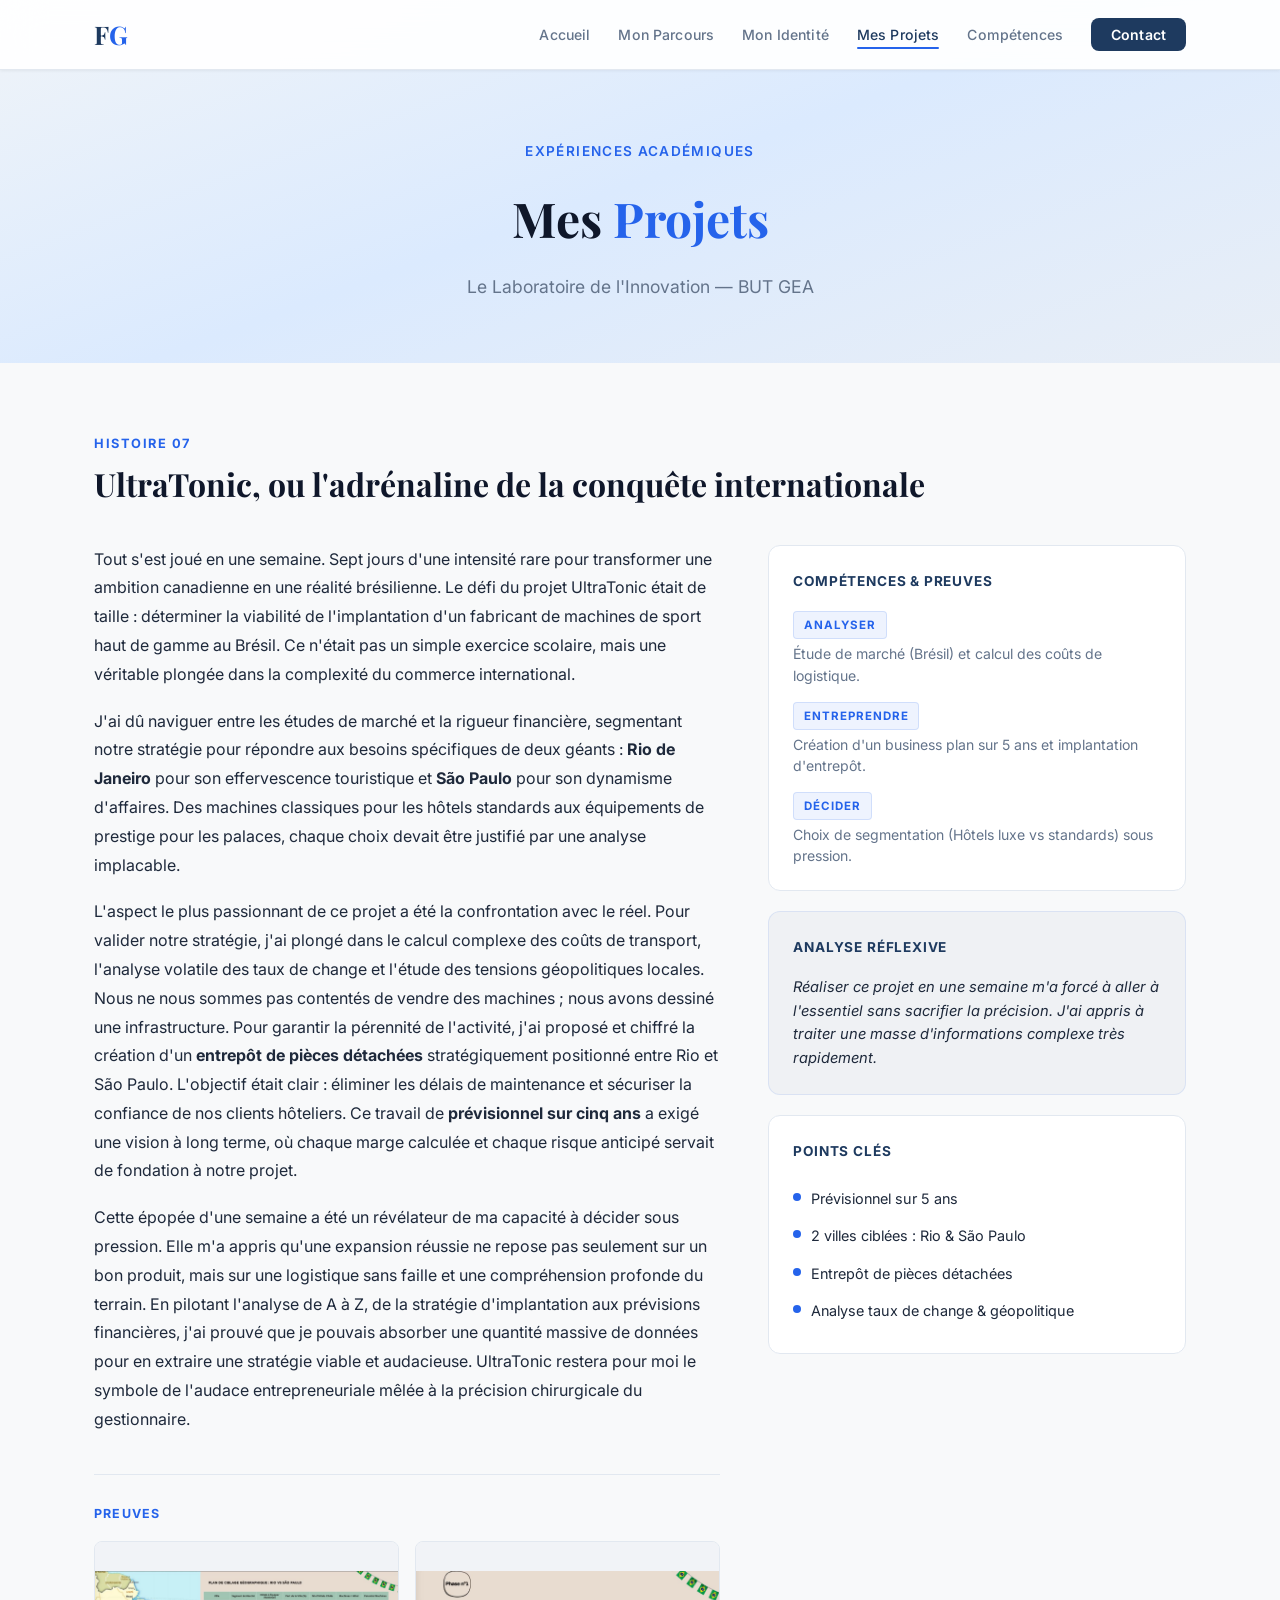
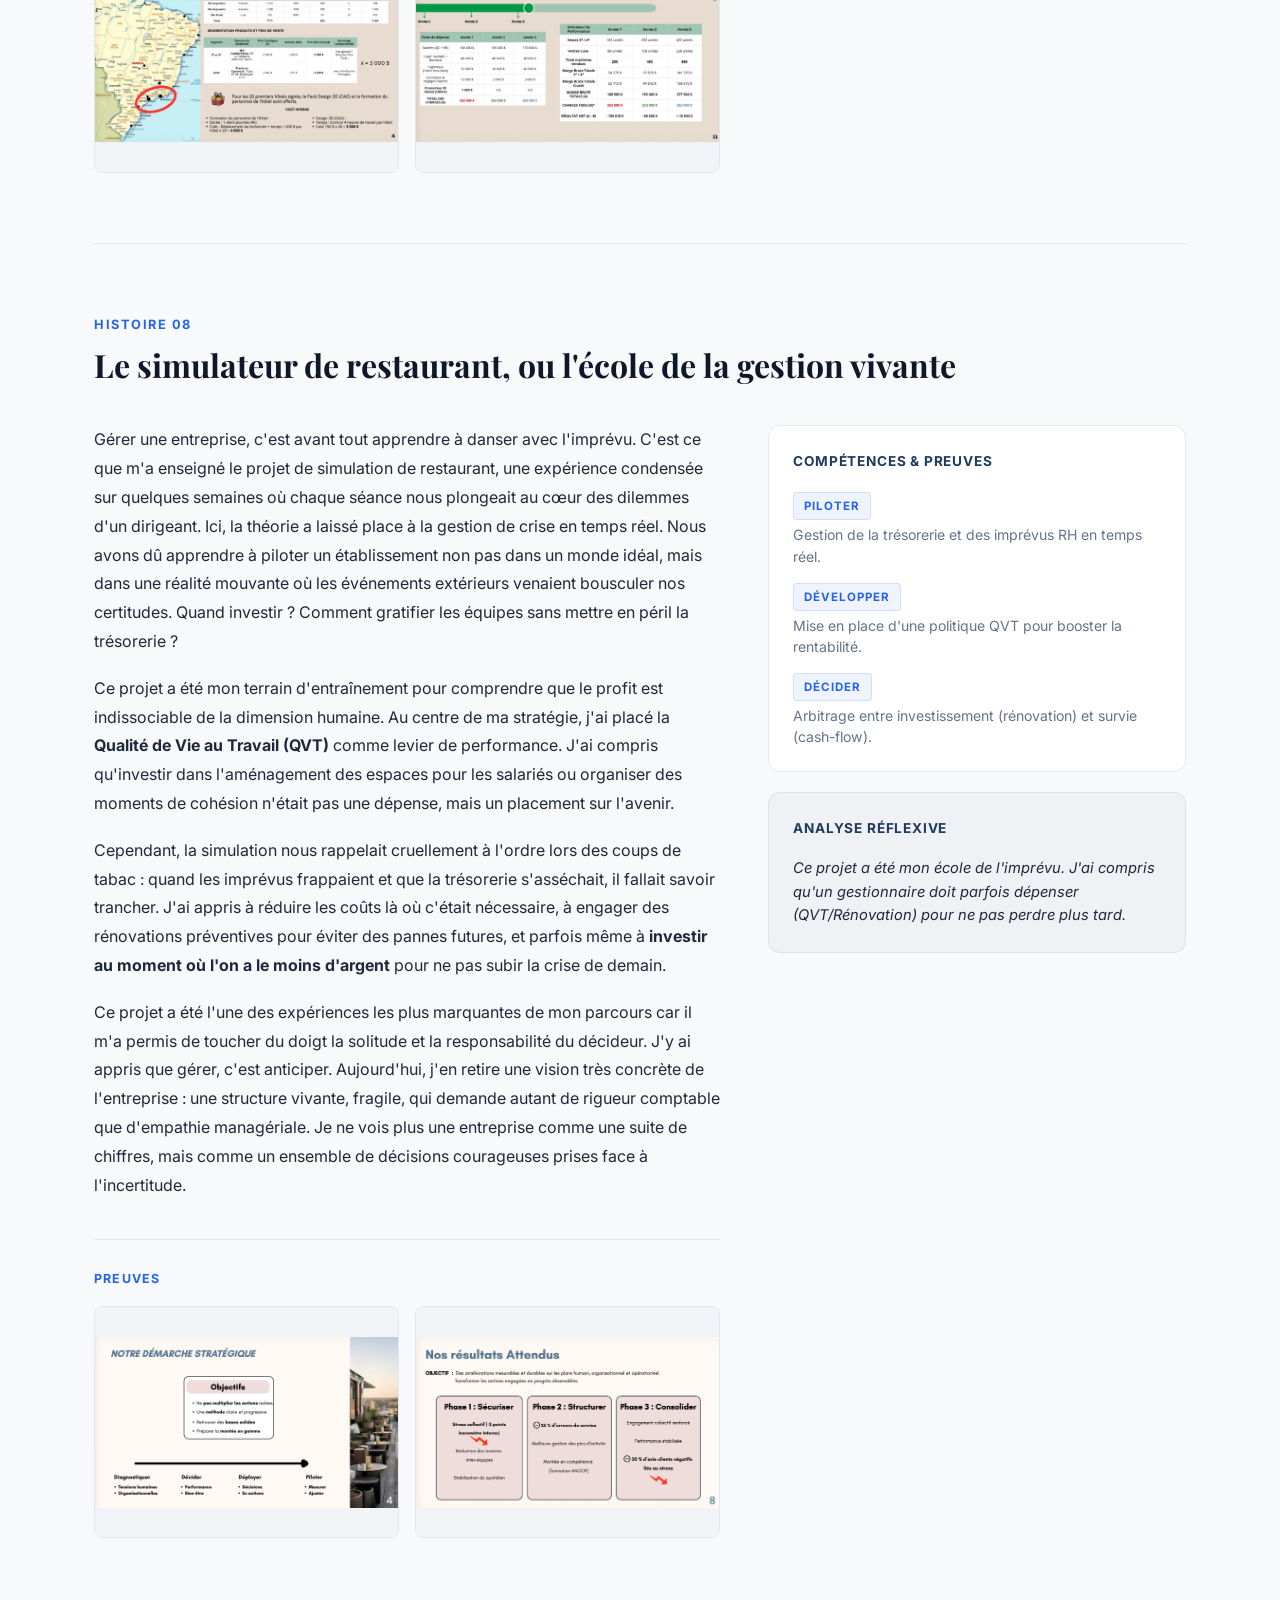
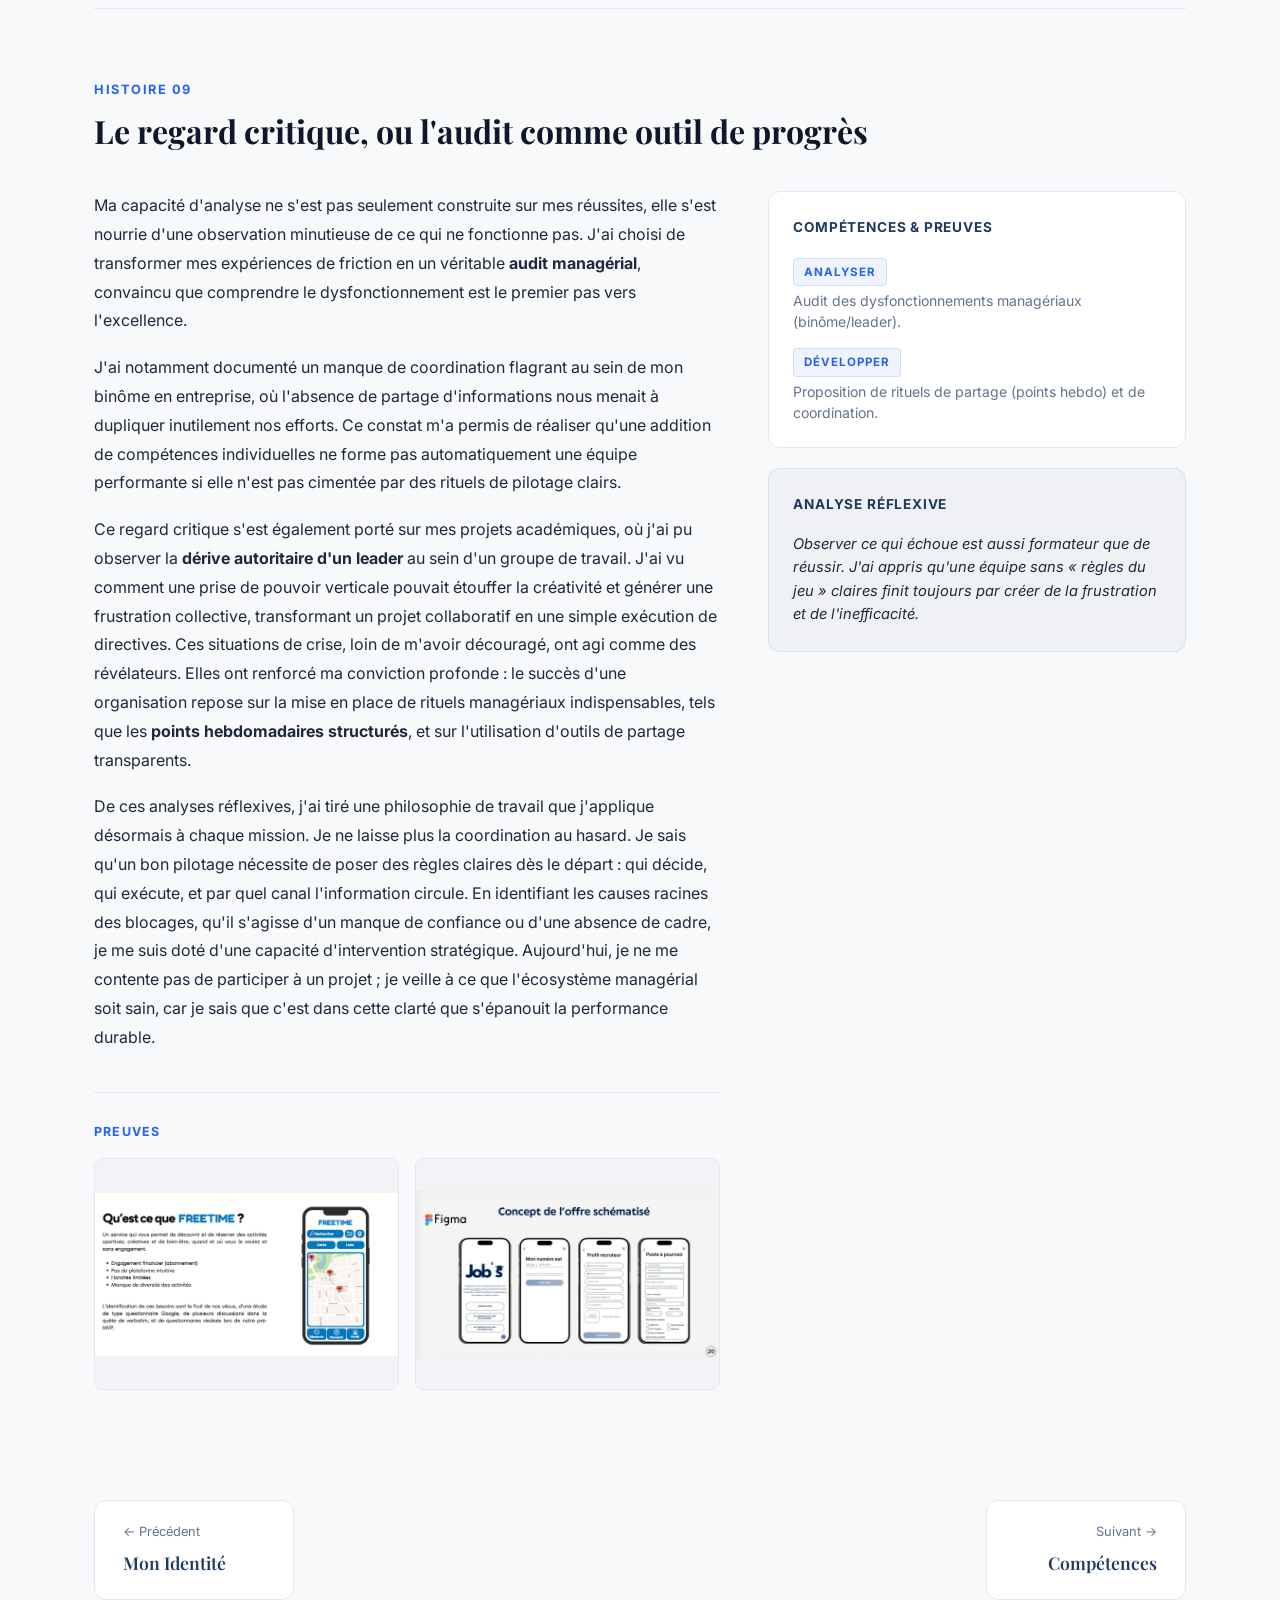
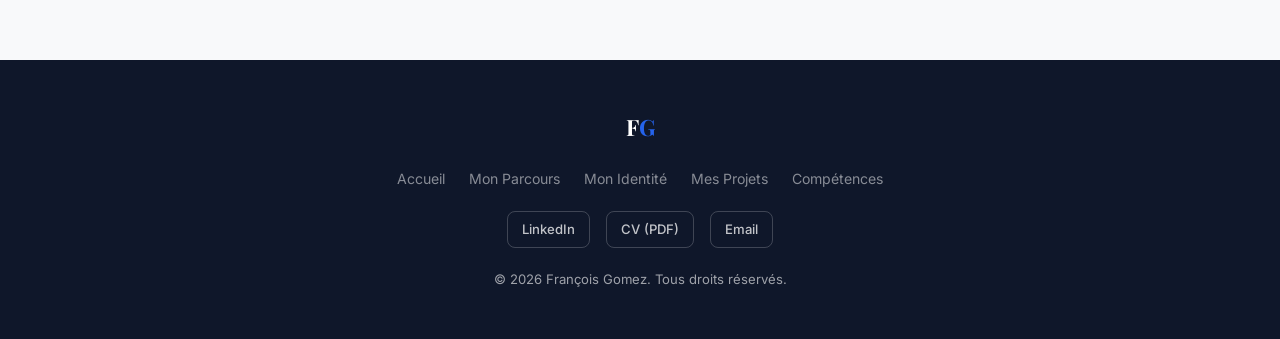
<file: projets.html>
<!DOCTYPE html>
<html lang="fr">
<head>
    <meta charset="UTF-8">
    <meta name="viewport" content="width=device-width, initial-scale=1.0">
    <meta name="description" content="François Gomez — Mes projets académiques : UltraTonic, Simulation de restaurant, Audit managérial.">
    <title>Mes Projets — François Gomez</title>
    <link rel="preconnect" href="https://fonts.googleapis.com">
    <link rel="preconnect" href="https://fonts.gstatic.com" crossorigin>
    <link href="https://fonts.googleapis.com/css2?family=Inter:wght@300;400;500;600;700&family=Playfair+Display:wght@600;700&display=swap" rel="stylesheet">
    <link rel="stylesheet" href="assets/css/style.css">
</head>
<body>
    <!-- Navigation -->
    <nav class="navbar scrolled" id="navbar">
        <div class="nav-container">
            <a href="index.html" class="nav-logo">F<span class="accent">G</span></a>
            <button class="nav-toggle" id="nav-toggle" aria-label="Menu">
                <span></span><span></span><span></span>
            </button>
            <ul class="nav-menu" id="nav-menu">
                <li><a href="index.html" class="nav-link">Accueil</a></li>
                <li><a href="parcours.html" class="nav-link">Mon Parcours</a></li>
                <li><a href="identite.html" class="nav-link">Mon Identité</a></li>
                <li><a href="projets.html" class="nav-link active">Mes Projets</a></li>
                <li><a href="competences.html" class="nav-link">Compétences</a></li>
                <li><a href="index.html#contact" class="nav-link nav-cta">Contact</a></li>
            </ul>
        </div>
    </nav>

    <!-- Page Header -->
    <header class="page-header">
        <div class="container">
            <p class="page-category">Expériences Académiques</p>
            <h1 class="page-title">Mes <span class="accent">Projets</span></h1>
            <p class="page-subtitle">Le Laboratoire de l'Innovation &mdash; BUT GEA</p>
        </div>
    </header>

    <!-- Histoire 7 - UltraTonic -->
    <section class="section story-section" id="histoire-7">
        <div class="container">
            <div class="story-header">
                <span class="story-number">Histoire 07</span>
                <h2 class="story-title">UltraTonic, ou l'adrénaline de la conquête internationale</h2>
            </div>
            <div class="story-content">
                <div class="story-body">
                    <p>
                        Tout s'est joué en une semaine. Sept jours d'une intensité rare pour transformer une ambition canadienne en une réalité brésilienne. Le défi du projet UltraTonic était de taille : déterminer la viabilité de l'implantation d'un fabricant de machines de sport haut de gamme au Brésil. Ce n'était pas un simple exercice scolaire, mais une véritable plongée dans la complexité du commerce international.
                    </p>
                    <p>
                        J'ai dû naviguer entre les études de marché et la rigueur financière, segmentant notre stratégie pour répondre aux besoins spécifiques de deux géants : <strong>Rio de Janeiro</strong> pour son effervescence touristique et <strong>São Paulo</strong> pour son dynamisme d'affaires. Des machines classiques pour les hôtels standards aux équipements de prestige pour les palaces, chaque choix devait être justifié par une analyse implacable.
                    </p>
                    <p>
                        L'aspect le plus passionnant de ce projet a été la confrontation avec le réel. Pour valider notre stratégie, j'ai plongé dans le calcul complexe des coûts de transport, l'analyse volatile des taux de change et l'étude des tensions géopolitiques locales. Nous ne nous sommes pas contentés de vendre des machines ; nous avons dessiné une infrastructure. Pour garantir la pérennité de l'activité, j'ai proposé et chiffré la création d'un <strong>entrepôt de pièces détachées</strong> stratégiquement positionné entre Rio et São Paulo. L'objectif était clair : éliminer les délais de maintenance et sécuriser la confiance de nos clients hôteliers. Ce travail de <strong>prévisionnel sur cinq ans</strong> a exigé une vision à long terme, où chaque marge calculée et chaque risque anticipé servait de fondation à notre projet.
                    </p>
                    <p>
                        Cette épopée d'une semaine a été un révélateur de ma capacité à décider sous pression. Elle m'a appris qu'une expansion réussie ne repose pas seulement sur un bon produit, mais sur une logistique sans faille et une compréhension profonde du terrain. En pilotant l'analyse de A à Z, de la stratégie d'implantation aux prévisions financières, j'ai prouvé que je pouvais absorber une quantité massive de données pour en extraire une stratégie viable et audacieuse. UltraTonic restera pour moi le symbole de l'audace entrepreneuriale mêlée à la précision chirurgicale du gestionnaire.
                    </p>
                    <div class="story-proofs">
                        <h4 class="story-proofs-title">Preuves</h4>
                        <div class="story-proofs-grid">
                            <a class="story-proof" href="assets/img/histoire-7-1.jpg" target="_blank" rel="noopener"><img src="assets/img/histoire-7-1.jpg" alt="Plan de ciblage géographique Rio vs São Paulo — projet UltraTonic" loading="lazy"></a>
                            <a class="story-proof" href="assets/img/histoire-7-2.jpg" target="_blank" rel="noopener"><img src="assets/img/histoire-7-2.jpg" alt="Prévisionnel financier sur plusieurs années — projet UltraTonic" loading="lazy"></a>
                        </div>
                    </div>
                </div>
                <aside class="story-sidebar">
                    <div class="competence-card">
                        <h4>Compétences & Preuves</h4>
                        <div class="competence-item">
                            <span class="competence-badge">ANALYSER</span>
                            <p>Étude de marché (Brésil) et calcul des coûts de logistique.</p>
                        </div>
                        <div class="competence-item">
                            <span class="competence-badge">ENTREPRENDRE</span>
                            <p>Création d'un business plan sur 5 ans et implantation d'entrepôt.</p>
                        </div>
                        <div class="competence-item">
                            <span class="competence-badge">DÉCIDER</span>
                            <p>Choix de segmentation (Hôtels luxe vs standards) sous pression.</p>
                        </div>
                    </div>
                    <div class="reflexive-card">
                        <h4>Analyse réflexive</h4>
                        <p>Réaliser ce projet en une semaine m'a forcé à aller à l'essentiel sans sacrifier la précision. J'ai appris à traiter une masse d'informations complexe très rapidement.</p>
                    </div>
                    <div class="key-results">
                        <h4>Points clés</h4>
                        <ul>
                            <li>Prévisionnel sur 5 ans</li>
                            <li>2 villes ciblées : Rio & São Paulo</li>
                            <li>Entrepôt de pièces détachées</li>
                            <li>Analyse taux de change & géopolitique</li>
                        </ul>
                    </div>
                </aside>
            </div>
        </div>
    </section>

    <div class="story-divider"><div class="container"><hr></div></div>

    <!-- Histoire 8 - Restaurant -->
    <section class="section story-section" id="histoire-8">
        <div class="container">
            <div class="story-header">
                <span class="story-number">Histoire 08</span>
                <h2 class="story-title">Le simulateur de restaurant, ou l'école de la gestion vivante</h2>
            </div>
            <div class="story-content">
                <div class="story-body">
                    <p>
                        Gérer une entreprise, c'est avant tout apprendre à danser avec l'imprévu. C'est ce que m'a enseigné le projet de simulation de restaurant, une expérience condensée sur quelques semaines où chaque séance nous plongeait au cœur des dilemmes d'un dirigeant. Ici, la théorie a laissé place à la gestion de crise en temps réel. Nous avons dû apprendre à piloter un établissement non pas dans un monde idéal, mais dans une réalité mouvante où les événements extérieurs venaient bousculer nos certitudes. Quand investir ? Comment gratifier les équipes sans mettre en péril la trésorerie ?
                    </p>
                    <p>
                        Ce projet a été mon terrain d'entraînement pour comprendre que le profit est indissociable de la dimension humaine. Au centre de ma stratégie, j'ai placé la <strong>Qualité de Vie au Travail (QVT)</strong> comme levier de performance. J'ai compris qu'investir dans l'aménagement des espaces pour les salariés ou organiser des moments de cohésion n'était pas une dépense, mais un placement sur l'avenir.
                    </p>
                    <p>
                        Cependant, la simulation nous rappelait cruellement à l'ordre lors des coups de tabac : quand les imprévus frappaient et que la trésorerie s'asséchait, il fallait savoir trancher. J'ai appris à réduire les coûts là où c'était nécessaire, à engager des rénovations préventives pour éviter des pannes futures, et parfois même à <strong>investir au moment où l'on a le moins d'argent</strong> pour ne pas subir la crise de demain.
                    </p>
                    <p>
                        Ce projet a été l'une des expériences les plus marquantes de mon parcours car il m'a permis de toucher du doigt la solitude et la responsabilité du décideur. J'y ai appris que gérer, c'est anticiper. Aujourd'hui, j'en retire une vision très concrète de l'entreprise : une structure vivante, fragile, qui demande autant de rigueur comptable que d'empathie managériale. Je ne vois plus une entreprise comme une suite de chiffres, mais comme un ensemble de décisions courageuses prises face à l'incertitude.
                    </p>
                    <div class="story-proofs">
                        <h4 class="story-proofs-title">Preuves</h4>
                        <div class="story-proofs-grid">
                            <a class="story-proof" href="assets/img/histoire-8-1.jpg" target="_blank" rel="noopener"><img src="assets/img/histoire-8-1.jpg" alt="Démarche stratégique du projet — diagnostic, décision et pilotage" loading="lazy"></a>
                            <a class="story-proof" href="assets/img/histoire-8-2.jpg" target="_blank" rel="noopener"><img src="assets/img/histoire-8-2.jpg" alt="Résultats attendus — plan en trois phases (sécuriser, structurer, consolider)" loading="lazy"></a>
                        </div>
                    </div>
                </div>
                <aside class="story-sidebar">
                    <div class="competence-card">
                        <h4>Compétences & Preuves</h4>
                        <div class="competence-item">
                            <span class="competence-badge">PILOTER</span>
                            <p>Gestion de la trésorerie et des imprévus RH en temps réel.</p>
                        </div>
                        <div class="competence-item">
                            <span class="competence-badge">DÉVELOPPER</span>
                            <p>Mise en place d'une politique QVT pour booster la rentabilité.</p>
                        </div>
                        <div class="competence-item">
                            <span class="competence-badge">DÉCIDER</span>
                            <p>Arbitrage entre investissement (rénovation) et survie (cash-flow).</p>
                        </div>
                    </div>
                    <div class="reflexive-card">
                        <h4>Analyse réflexive</h4>
                        <p>Ce projet a été mon école de l'imprévu. J'ai compris qu'un gestionnaire doit parfois dépenser (QVT/Rénovation) pour ne pas perdre plus tard.</p>
                    </div>
                </aside>
            </div>
        </div>
    </section>

    <div class="story-divider"><div class="container"><hr></div></div>

    <!-- Histoire 9 - Audit -->
    <section class="section story-section" id="histoire-9">
        <div class="container">
            <div class="story-header">
                <span class="story-number">Histoire 09</span>
                <h2 class="story-title">Le regard critique, ou l'audit comme outil de progrès</h2>
            </div>
            <div class="story-content">
                <div class="story-body">
                    <p>
                        Ma capacité d'analyse ne s'est pas seulement construite sur mes réussites, elle s'est nourrie d'une observation minutieuse de ce qui ne fonctionne pas. J'ai choisi de transformer mes expériences de friction en un véritable <strong>audit managérial</strong>, convaincu que comprendre le dysfonctionnement est le premier pas vers l'excellence.
                    </p>
                    <p>
                        J'ai notamment documenté un manque de coordination flagrant au sein de mon binôme en entreprise, où l'absence de partage d'informations nous menait à dupliquer inutilement nos efforts. Ce constat m'a permis de réaliser qu'une addition de compétences individuelles ne forme pas automatiquement une équipe performante si elle n'est pas cimentée par des rituels de pilotage clairs.
                    </p>
                    <p>
                        Ce regard critique s'est également porté sur mes projets académiques, où j'ai pu observer la <strong>dérive autoritaire d'un leader</strong> au sein d'un groupe de travail. J'ai vu comment une prise de pouvoir verticale pouvait étouffer la créativité et générer une frustration collective, transformant un projet collaboratif en une simple exécution de directives. Ces situations de crise, loin de m'avoir découragé, ont agi comme des révélateurs. Elles ont renforcé ma conviction profonde : le succès d'une organisation repose sur la mise en place de rituels managériaux indispensables, tels que les <strong>points hebdomadaires structurés</strong>, et sur l'utilisation d'outils de partage transparents.
                    </p>
                    <p>
                        De ces analyses réflexives, j'ai tiré une philosophie de travail que j'applique désormais à chaque mission. Je ne laisse plus la coordination au hasard. Je sais qu'un bon pilotage nécessite de poser des règles claires dès le départ : qui décide, qui exécute, et par quel canal l'information circule. En identifiant les causes racines des blocages, qu'il s'agisse d'un manque de confiance ou d'une absence de cadre, je me suis doté d'une capacité d'intervention stratégique. Aujourd'hui, je ne me contente pas de participer à un projet ; je veille à ce que l'écosystème managérial soit sain, car je sais que c'est dans cette clarté que s'épanouit la performance durable.
                    </p>
                    <div class="story-proofs">
                        <h4 class="story-proofs-title">Preuves</h4>
                        <div class="story-proofs-grid">
                            <a class="story-proof" href="assets/img/histoire-9-1.jpg" target="_blank" rel="noopener"><img src="assets/img/histoire-9-1.jpg" alt="Projet académique FREETIME — application de réservation d'activités" loading="lazy"></a>
                            <a class="story-proof" href="assets/img/histoire-9-2.jpg" target="_blank" rel="noopener"><img src="assets/img/histoire-9-2.jpg" alt="Projet académique Job's — maquette Figma de l'offre" loading="lazy"></a>
                        </div>
                    </div>
                </div>
                <aside class="story-sidebar">
                    <div class="competence-card">
                        <h4>Compétences & Preuves</h4>
                        <div class="competence-item">
                            <span class="competence-badge">ANALYSER</span>
                            <p>Audit des dysfonctionnements managériaux (binôme/leader).</p>
                        </div>
                        <div class="competence-item">
                            <span class="competence-badge">DÉVELOPPER</span>
                            <p>Proposition de rituels de partage (points hebdo) et de coordination.</p>
                        </div>
                    </div>
                    <div class="reflexive-card">
                        <h4>Analyse réflexive</h4>
                        <p>Observer ce qui échoue est aussi formateur que de réussir. J'ai appris qu'une équipe sans « règles du jeu » claires finit toujours par créer de la frustration et de l'inefficacité.</p>
                    </div>
                </aside>
            </div>
        </div>
    </section>

    <!-- Navigation entre pages -->
    <section class="section page-nav-section">
        <div class="container">
            <div class="page-nav">
                <a href="identite.html" class="page-nav-link prev">
                    <span class="page-nav-label">&larr; Précédent</span>
                    <span class="page-nav-title">Mon Identité</span>
                </a>
                <a href="competences.html" class="page-nav-link next">
                    <span class="page-nav-label">Suivant &rarr;</span>
                    <span class="page-nav-title">Compétences</span>
                </a>
            </div>
        </div>
    </section>

    <!-- Footer -->
    <footer class="footer">
        <div class="container">
            <div class="footer-content">
                <a href="index.html" class="footer-logo">F<span class="accent">G</span></a>
                <nav class="footer-nav">
                    <a href="index.html">Accueil</a>
                    <a href="parcours.html">Mon Parcours</a>
                    <a href="identite.html">Mon Identité</a>
                    <a href="projets.html">Mes Projets</a>
                    <a href="competences.html">Compétences</a>
                </nav>
                <div class="footer-links">
                    <a href="https://www.linkedin.com/in/fran%C3%A7ois-gomez-08a355195/" target="_blank" rel="noopener">LinkedIn</a>
                    <a href="assets/cv-francois-gomez.pdf" download>CV (PDF)</a>
                    <a href="mailto:francois17.gomez@gmail.com">Email</a>
                </div>
                <p>&copy; 2026 François Gomez. Tous droits réservés.</p>
            </div>
        </div>
    </footer>

    <script src="assets/js/main.js"></script>
</body>
</html>
</file>
<file: assets/css/style.css>
/* ===================================
   VARIABLES & RESET
   Charte : Bleu marine, Gris anthracite, Blanc
   =================================== */
:root {
    --color-bg: #f8f9fa;
    --color-bg-alt: #ffffff;
    --color-surface: #ffffff;
    --color-border: #e2e8f0;
    --color-border-hover: #cbd5e1;
    --color-text: #1e293b;
    --color-text-muted: #64748b;
    --color-text-light: #94a3b8;
    --color-accent: #1e3a5f;
    --color-accent-light: #2563eb;
    --color-accent-dark: #0f172a;
    --color-accent-glow: rgba(37, 99, 235, 0.08);
    --color-accent-bg: rgba(30, 58, 95, 0.04);
    --color-gold: #b8860b;
    --font-body: 'Inter', -apple-system, BlinkMacSystemFont, sans-serif;
    --font-heading: 'Playfair Display', Georgia, serif;
    --radius: 12px;
    --radius-sm: 8px;
    --radius-lg: 16px;
    --transition: 0.3s cubic-bezier(0.4, 0, 0.2, 1);
    --max-width: 1140px;
    --shadow-sm: 0 1px 3px rgba(0,0,0,0.06);
    --shadow-md: 0 4px 20px rgba(0,0,0,0.08);
    --shadow-lg: 0 10px 40px rgba(0,0,0,0.1);
}

*, *::before, *::after {
    margin: 0;
    padding: 0;
    box-sizing: border-box;
}

html {
    scroll-behavior: smooth;
    scroll-padding-top: 80px;
}

body {
    font-family: var(--font-body);
    background-color: var(--color-bg);
    color: var(--color-text);
    line-height: 1.75;
    overflow-x: hidden;
    -webkit-font-smoothing: antialiased;
}

a {
    color: var(--color-accent-light);
    text-decoration: none;
    transition: color var(--transition);
}

a:hover {
    color: var(--color-accent);
}

img {
    max-width: 100%;
    display: block;
}

.container {
    max-width: var(--max-width);
    margin: 0 auto;
    padding: 0 24px;
}

.accent {
    color: var(--color-accent-light);
}

/* ===================================
   NAVBAR
   =================================== */
.navbar {
    position: fixed;
    top: 0;
    left: 0;
    right: 0;
    z-index: 1000;
    padding: 18px 0;
    transition: all var(--transition);
    background: transparent;
}

.navbar.scrolled {
    background: rgba(255, 255, 255, 0.92);
    backdrop-filter: blur(20px);
    -webkit-backdrop-filter: blur(20px);
    border-bottom: 1px solid var(--color-border);
    padding: 12px 0;
    box-shadow: var(--shadow-sm);
}

.nav-container {
    max-width: var(--max-width);
    margin: 0 auto;
    padding: 0 24px;
    display: flex;
    justify-content: space-between;
    align-items: center;
}

.nav-logo {
    font-family: var(--font-heading);
    font-size: 1.6rem;
    font-weight: 700;
    color: var(--color-accent);
    letter-spacing: -0.02em;
}

.nav-logo:hover {
    color: var(--color-accent);
}

.nav-menu {
    display: flex;
    list-style: none;
    gap: 28px;
    align-items: center;
}

.nav-link {
    color: var(--color-text-muted);
    font-size: 0.88rem;
    font-weight: 500;
    position: relative;
    padding: 4px 0;
    letter-spacing: 0.01em;
}

.nav-link::after {
    content: '';
    position: absolute;
    bottom: -2px;
    left: 0;
    width: 0;
    height: 2px;
    background: var(--color-accent-light);
    transition: width var(--transition);
    border-radius: 1px;
}

.nav-link:hover,
.nav-link.active {
    color: var(--color-accent);
}

.nav-link:hover::after,
.nav-link.active::after {
    width: 100%;
}

.nav-cta {
    background: var(--color-accent);
    color: white !important;
    padding: 8px 20px !important;
    border-radius: var(--radius-sm);
    font-weight: 600;
}

.nav-cta::after {
    display: none;
}

.nav-cta:hover {
    background: var(--color-accent-light);
    color: white !important;
}

.nav-toggle {
    display: none;
    flex-direction: column;
    gap: 5px;
    background: none;
    border: none;
    cursor: pointer;
    padding: 4px;
}

.nav-toggle span {
    width: 24px;
    height: 2px;
    background: var(--color-accent);
    border-radius: 2px;
    transition: all var(--transition);
}

/* ===================================
   HERO
   =================================== */
.hero {
    min-height: 100vh;
    display: flex;
    align-items: center;
    position: relative;
    overflow: hidden;
    padding: 120px 0 80px;
    background: linear-gradient(160deg, #f8f9fa 0%, #e8eef6 50%, #dbeafe 100%);
}

.hero-bg {
    position: absolute;
    inset: 0;
    pointer-events: none;
}

.hero-gradient {
    position: absolute;
    top: -30%;
    right: -20%;
    width: 700px;
    height: 700px;
    border-radius: 50%;
    background: radial-gradient(circle, rgba(37, 99, 235, 0.06), transparent 70%);
}

.hero-content {
    position: relative;
    z-index: 1;
    display: grid;
    grid-template-columns: 1.3fr 1fr;
    gap: 60px;
    align-items: center;
}

.hero-greeting {
    font-size: 1rem;
    color: var(--color-accent-light);
    font-weight: 600;
    margin-bottom: 12px;
    letter-spacing: 0.05em;
    text-transform: uppercase;
    opacity: 0;
    animation: fadeInUp 0.6s ease forwards;
}

.hero-name {
    font-family: var(--font-heading);
    font-size: clamp(2.5rem, 5vw, 4rem);
    font-weight: 700;
    letter-spacing: -0.02em;
    line-height: 1.15;
    margin-bottom: 14px;
    color: var(--color-accent-dark);
    opacity: 0;
    animation: fadeInUp 0.6s ease 0.1s forwards;
}

.hero-tagline {
    font-size: 1rem;
    color: var(--color-accent-light);
    font-weight: 500;
    margin-bottom: 16px;
    opacity: 0;
    animation: fadeInUp 0.6s ease 0.2s forwards;
}

.hero-accroche {
    font-family: var(--font-heading);
    font-size: 1.15rem;
    font-style: italic;
    color: var(--color-text-muted);
    margin-bottom: 32px;
    max-width: 520px;
    line-height: 1.6;
    opacity: 0;
    animation: fadeInUp 0.6s ease 0.3s forwards;
}

.hero-cta {
    display: flex;
    gap: 12px;
    flex-wrap: wrap;
    opacity: 0;
    animation: fadeInUp 0.6s ease 0.4s forwards;
}

.hero-photo {
    display: flex;
    justify-content: center;
    opacity: 0;
    animation: fadeInUp 0.6s ease 0.3s forwards;
}

.hero-photo-placeholder {
    width: 320px;
    height: 400px;
    border-radius: var(--radius-lg);
    background: linear-gradient(135deg, var(--color-accent), var(--color-accent-dark));
    display: flex;
    flex-direction: column;
    align-items: center;
    justify-content: center;
    color: white;
    box-shadow: var(--shadow-lg);
    position: relative;
    overflow: hidden;
}

.hero-photo-placeholder span {
    font-family: var(--font-heading);
    font-size: 4rem;
    font-weight: 700;
    opacity: 0.3;
}

.photo-hint {
    font-size: 0.85rem;
    opacity: 0.5;
    text-align: center;
    margin-top: 8px;
}

.hero-photo-img {
    width: 320px;
    height: 400px;
    object-fit: cover;
    object-position: center top;
    border-radius: var(--radius-lg);
    box-shadow: var(--shadow-lg);
    border: 4px solid var(--color-bg-alt);
}

.about-image-img {
    width: 100%;
    aspect-ratio: 3/4;
    max-width: 300px;
    margin: 0 auto;
    display: block;
    object-fit: cover;
    object-position: center top;
    border-radius: var(--radius-lg);
    box-shadow: var(--shadow-lg);
}

.identity-photo-img {
    width: 100%;
    max-width: 320px;
    aspect-ratio: 3/4;
    object-fit: cover;
    object-position: center top;
    border-radius: var(--radius-lg);
    box-shadow: var(--shadow-lg);
    display: block;
    margin: 0 auto;
}

.scroll-indicator {
    position: absolute;
    bottom: 32px;
    left: 50%;
    transform: translateX(-50%);
    display: flex;
    flex-direction: column;
    align-items: center;
    gap: 8px;
    color: var(--color-text-muted);
    font-size: 0.75rem;
    letter-spacing: 0.1em;
    text-transform: uppercase;
    opacity: 0;
    animation: fadeIn 1s ease 1s forwards;
}

.scroll-line {
    width: 1px;
    height: 40px;
    background: linear-gradient(to bottom, var(--color-accent-light), transparent);
    animation: scrollBounce 2s ease-in-out infinite;
}

/* ===================================
   BUTTONS
   =================================== */
.btn {
    display: inline-flex;
    align-items: center;
    gap: 8px;
    padding: 13px 26px;
    border-radius: var(--radius-sm);
    font-size: 0.9rem;
    font-weight: 600;
    cursor: pointer;
    border: none;
    transition: all var(--transition);
    font-family: var(--font-body);
    letter-spacing: 0.01em;
}

.btn-primary {
    background: var(--color-accent);
    color: white;
}

.btn-primary:hover {
    background: var(--color-accent-light);
    color: white;
    transform: translateY(-2px);
    box-shadow: 0 8px 25px rgba(30, 58, 95, 0.2);
}

.btn-outline {
    background: transparent;
    color: var(--color-accent);
    border: 1.5px solid var(--color-accent);
}

.btn-outline:hover {
    background: var(--color-accent);
    color: white;
    transform: translateY(-2px);
}

.btn-full {
    width: 100%;
    justify-content: center;
}

.btn-cv {
    border-color: var(--color-gold);
    color: var(--color-gold);
}

.btn-cv:hover {
    background: var(--color-gold);
    border-color: var(--color-gold);
    color: white;
}

/* ===================================
   SECTIONS
   =================================== */
.section {
    padding: 90px 0;
}

.section-alt {
    background: var(--color-bg-alt);
}

.section-title {
    font-family: var(--font-heading);
    font-size: clamp(1.8rem, 4vw, 2.4rem);
    font-weight: 700;
    letter-spacing: -0.01em;
    margin-bottom: 8px;
    text-align: center;
    color: var(--color-accent-dark);
}

.section-subtitle {
    color: var(--color-text-muted);
    text-align: center;
    max-width: 600px;
    margin: 0 auto 50px;
    font-size: 1rem;
}

/* ===================================
   EDITO (Mot d'accueil)
   =================================== */
.edito-section {
    padding: 60px 0;
}

.edito-card {
    max-width: 800px;
    margin: 0 auto;
    text-align: center;
    position: relative;
    padding: 40px;
}

.edito-quote {
    font-family: var(--font-heading);
    font-size: 5rem;
    color: var(--color-accent-light);
    opacity: 0.15;
    position: absolute;
    top: -10px;
    left: 20px;
    line-height: 1;
}

.edito-text {
    font-size: 1.15rem;
    line-height: 1.8;
    color: var(--color-text);
    font-style: italic;
}

/* ===================================
   ABOUT
   =================================== */
.about-grid {
    display: grid;
    grid-template-columns: 1fr 1.6fr;
    gap: 60px;
    align-items: center;
}

.about-image-placeholder {
    width: 100%;
    aspect-ratio: 3/4;
    max-width: 300px;
    margin: 0 auto;
    border-radius: var(--radius-lg);
    background: linear-gradient(135deg, var(--color-accent), var(--color-accent-dark));
    display: flex;
    align-items: center;
    justify-content: center;
    font-family: var(--font-heading);
    font-size: 3.5rem;
    font-weight: 700;
    color: rgba(255,255,255,0.3);
    box-shadow: var(--shadow-lg);
}

.about-text p {
    color: var(--color-text);
    margin-bottom: 16px;
    font-size: 1.02rem;
}

.about-stats {
    display: grid;
    grid-template-columns: repeat(3, 1fr);
    gap: 24px;
    margin-top: 32px;
    padding-top: 32px;
    border-top: 1px solid var(--color-border);
}

.stat {
    text-align: center;
}

.stat-number {
    font-family: var(--font-heading);
    font-size: 2.2rem;
    font-weight: 700;
    color: var(--color-accent);
}

.stat-label {
    display: block;
    color: var(--color-text-muted);
    font-size: 0.82rem;
    margin-top: 4px;
}

/* ===================================
   ATOUTS
   =================================== */
.atouts-grid {
    display: grid;
    grid-template-columns: repeat(auto-fit, minmax(300px, 1fr));
    gap: 24px;
}

.atout-card {
    background: var(--color-surface);
    border: 1px solid var(--color-border);
    border-radius: var(--radius);
    padding: 32px;
    transition: all var(--transition);
}

.atout-card:hover {
    border-color: var(--color-accent-light);
    box-shadow: var(--shadow-md);
    transform: translateY(-3px);
}

.atout-icon {
    color: var(--color-accent-light);
    margin-bottom: 16px;
}

.atout-card h3 {
    font-family: var(--font-heading);
    font-size: 1.2rem;
    color: var(--color-accent-dark);
    margin-bottom: 4px;
}

.atout-card h4 {
    font-size: 0.88rem;
    color: var(--color-accent-light);
    font-weight: 500;
    margin-bottom: 12px;
    font-style: italic;
}

.atout-card p {
    color: var(--color-text-muted);
    font-size: 0.93rem;
    line-height: 1.7;
}

/* ===================================
   OVERVIEW (Aperçu sections)
   =================================== */
.overview-grid {
    display: grid;
    grid-template-columns: repeat(auto-fit, minmax(300px, 1fr));
    gap: 24px;
}

.overview-card {
    background: var(--color-surface);
    border: 1px solid var(--color-border);
    border-radius: var(--radius);
    padding: 32px;
    transition: all var(--transition);
    display: block;
    color: var(--color-text);
    position: relative;
    overflow: hidden;
}

.overview-card::before {
    content: '';
    position: absolute;
    top: 0;
    left: 0;
    right: 0;
    height: 4px;
}

.overview-pro::before { background: var(--color-accent); }
.overview-acad::before { background: var(--color-accent-light); }
.overview-perso::before { background: var(--color-gold); }

.overview-card:hover {
    border-color: var(--color-accent-light);
    box-shadow: var(--shadow-md);
    transform: translateY(-3px);
    color: var(--color-text);
}

.overview-number {
    font-family: var(--font-heading);
    font-size: 2.5rem;
    font-weight: 700;
    color: var(--color-accent-light);
    opacity: 0.15;
    margin-bottom: 8px;
}

.overview-card h3 {
    font-family: var(--font-heading);
    font-size: 1.3rem;
    color: var(--color-accent-dark);
    margin-bottom: 6px;
}

.overview-card > p {
    color: var(--color-text-muted);
    font-size: 0.9rem;
    margin-bottom: 16px;
}

.overview-list {
    list-style: none;
    margin-bottom: 20px;
}

.overview-list li {
    padding: 6px 0;
    font-size: 0.9rem;
    color: var(--color-text);
    padding-left: 16px;
    position: relative;
}

.overview-list li::before {
    content: '';
    position: absolute;
    left: 0;
    top: 50%;
    width: 6px;
    height: 6px;
    border-radius: 50%;
    background: var(--color-accent-light);
    transform: translateY(-50%);
}

.overview-link {
    font-weight: 600;
    color: var(--color-accent-light);
    font-size: 0.9rem;
}

/* ===================================
   PAGE HEADER (inner pages)
   =================================== */
.page-header {
    padding: 140px 0 60px;
    background: linear-gradient(160deg, #f0f4f8, #dbeafe, #e8eef6);
    text-align: center;
}

.page-header-identity {
    text-align: left;
}

.timeline-grid {
    display: grid;
    grid-template-columns: 1fr 1fr;
    gap: 48px;
    margin-top: 40px;
}

.timeline-col-title {
    font-family: var(--font-heading);
    font-size: 1.5rem;
    color: var(--color-accent);
    margin-bottom: 20px;
    padding-bottom: 12px;
    border-bottom: 2px solid var(--color-accent);
    display: inline-block;
}

.timeline-list {
    list-style: none;
    padding: 0;
}

.timeline-list li {
    position: relative;
    padding: 16px 0 16px 24px;
    border-left: 2px solid var(--color-border);
    margin-left: 8px;
    color: var(--color-text);
    line-height: 1.6;
}

.timeline-list li::before {
    content: '';
    position: absolute;
    left: -7px;
    top: 22px;
    width: 12px;
    height: 12px;
    border-radius: 50%;
    background: var(--color-accent);
    box-shadow: 0 0 0 3px var(--color-bg);
}

.timeline-list strong {
    display: block;
    font-size: 0.85rem;
    color: var(--color-accent);
    letter-spacing: 0.05em;
    text-transform: uppercase;
    margin-bottom: 4px;
}

.timeline-list em {
    color: var(--color-text-muted);
    font-style: normal;
    font-size: 0.9rem;
}

@media (max-width: 768px) {
    .timeline-grid {
        grid-template-columns: 1fr;
        gap: 32px;
    }
}

.toolkit-grid {
    display: grid;
    grid-template-columns: repeat(3, 1fr);
    gap: 24px;
    margin-top: 40px;
}

.toolkit-card {
    background: var(--color-surface);
    border: 1px solid var(--color-border);
    border-radius: var(--radius-lg);
    padding: 28px;
    box-shadow: var(--shadow-sm);
    transition: all var(--transition);
}

.toolkit-card:hover {
    box-shadow: var(--shadow-md);
    border-color: var(--color-accent);
    transform: translateY(-3px);
}

.toolkit-card h3 {
    font-family: var(--font-heading);
    font-size: 1.3rem;
    color: var(--color-accent);
    margin-bottom: 16px;
    padding-bottom: 12px;
    border-bottom: 2px solid var(--color-accent-bg);
}

.toolkit-list {
    list-style: none;
    padding: 0;
    margin: 0;
}

.toolkit-list li {
    display: flex;
    justify-content: space-between;
    align-items: baseline;
    gap: 12px;
    padding: 10px 0;
    border-bottom: 1px dashed var(--color-border);
}

.toolkit-list li:last-child { border-bottom: none; }

.toolkit-list span {
    color: var(--color-text);
    font-weight: 500;
}

.toolkit-list em {
    color: var(--color-text-muted);
    font-style: normal;
    font-size: 0.85rem;
    text-transform: uppercase;
    letter-spacing: 0.05em;
}

@media (max-width: 768px) {
    .toolkit-grid {
        grid-template-columns: 1fr;
    }
}

.page-header-grid {
    display: grid;
    grid-template-columns: 1.6fr 1fr;
    gap: 48px;
    align-items: center;
}

@media (max-width: 768px) {
    .page-header-grid {
        grid-template-columns: 1fr;
        text-align: center;
    }
    .page-header-grid .identity-photo-img {
        order: -1;
        max-width: 220px;
    }
}

.page-category {
    font-size: 0.85rem;
    font-weight: 600;
    color: var(--color-accent-light);
    letter-spacing: 0.1em;
    text-transform: uppercase;
    margin-bottom: 12px;
}

.page-title {
    font-family: var(--font-heading);
    font-size: clamp(2rem, 5vw, 3rem);
    color: var(--color-accent-dark);
    margin-bottom: 12px;
}

.page-subtitle {
    color: var(--color-text-muted);
    font-size: 1.1rem;
}

/* ===================================
   STORY SECTIONS
   =================================== */
.story-section {
    padding: 70px 0;
}

.story-header {
    margin-bottom: 40px;
}

.story-number {
    font-size: 0.8rem;
    font-weight: 700;
    color: var(--color-accent-light);
    letter-spacing: 0.12em;
    text-transform: uppercase;
    margin-bottom: 8px;
    display: block;
}

.story-title {
    font-family: var(--font-heading);
    font-size: clamp(1.5rem, 3vw, 2rem);
    color: var(--color-accent-dark);
    line-height: 1.3;
}

.story-content {
    display: grid;
    grid-template-columns: 1.5fr 1fr;
    gap: 48px;
    align-items: start;
}

.story-body p {
    margin-bottom: 18px;
    font-size: 1rem;
    line-height: 1.8;
    color: var(--color-text);
}

.story-body p:last-child {
    margin-bottom: 0;
}

.story-sidebar {
    display: flex;
    flex-direction: column;
    gap: 20px;
    position: sticky;
    top: 100px;
}

.competence-card,
.reflexive-card,
.key-results {
    background: var(--color-surface);
    border: 1px solid var(--color-border);
    border-radius: var(--radius);
    padding: 24px;
}

.competence-card h4,
.reflexive-card h4,
.key-results h4 {
    font-size: 0.85rem;
    font-weight: 700;
    text-transform: uppercase;
    letter-spacing: 0.06em;
    color: var(--color-accent);
    margin-bottom: 16px;
}

.competence-item {
    margin-bottom: 14px;
}

.competence-item:last-child {
    margin-bottom: 0;
}

.competence-badge {
    display: inline-block;
    padding: 3px 10px;
    border-radius: 4px;
    font-size: 0.72rem;
    font-weight: 700;
    letter-spacing: 0.08em;
    background: var(--color-accent-glow);
    color: var(--color-accent-light);
    border: 1px solid rgba(37, 99, 235, 0.15);
    margin-bottom: 4px;
}

.competence-item p {
    font-size: 0.88rem;
    color: var(--color-text-muted);
    line-height: 1.5;
}

.reflexive-card {
    background: var(--color-accent-bg);
    border-color: rgba(37, 99, 235, 0.1);
}

.reflexive-card p {
    font-size: 0.92rem;
    color: var(--color-text);
    font-style: italic;
    line-height: 1.6;
}

.key-results ul {
    list-style: none;
}

.key-results li {
    padding: 6px 0;
    padding-left: 18px;
    position: relative;
    font-size: 0.9rem;
    color: var(--color-text);
}

.key-results li::before {
    content: '';
    position: absolute;
    left: 0;
    top: 13px;
    width: 8px;
    height: 8px;
    border-radius: 50%;
    background: var(--color-accent-light);
}

.story-divider {
    padding: 0;
}

.story-divider hr {
    border: none;
    border-top: 1px solid var(--color-border);
}

/* ===================================
   STORY PROOFS (photos / preuves)
   =================================== */
.story-proofs {
    margin-top: 40px;
    padding-top: 28px;
    border-top: 1px solid var(--color-border);
}

.story-proofs-title {
    font-size: 0.78rem;
    font-weight: 700;
    text-transform: uppercase;
    letter-spacing: 0.1em;
    color: var(--color-accent-light);
    margin-bottom: 16px;
}

.story-proofs-grid {
    display: grid;
    grid-template-columns: repeat(2, 1fr);
    gap: 16px;
}

.story-proof {
    display: block;
    background: #f1f3f7;
    border: 1px solid var(--color-border);
    border-radius: var(--radius-sm);
    overflow: hidden;
    transition: transform var(--transition), box-shadow var(--transition), border-color var(--transition);
}

.story-proof:hover {
    transform: translateY(-3px);
    box-shadow: var(--shadow-md);
    border-color: var(--color-border-hover);
}

.story-proof img {
    display: block;
    width: 100%;
    height: 230px;
    object-fit: contain;
    background: #f1f3f7;
}

@media (max-width: 600px) {
    .story-proofs-grid {
        grid-template-columns: 1fr;
    }
    .story-proof img {
        height: auto;
        max-height: 360px;
    }
}

/* ===================================
   PAGE NAVIGATION (prev/next)
   =================================== */
.page-nav-section {
    padding: 40px 0 60px;
}

.page-nav {
    display: flex;
    justify-content: space-between;
    gap: 24px;
}

.page-nav-link {
    display: flex;
    flex-direction: column;
    padding: 20px 28px;
    background: var(--color-surface);
    border: 1px solid var(--color-border);
    border-radius: var(--radius);
    transition: all var(--transition);
    text-decoration: none;
    min-width: 200px;
}

.page-nav-link:hover {
    border-color: var(--color-accent-light);
    box-shadow: var(--shadow-md);
    transform: translateY(-2px);
}

.page-nav-link.next {
    text-align: right;
    margin-left: auto;
}

.page-nav-label {
    font-size: 0.8rem;
    color: var(--color-text-muted);
    margin-bottom: 4px;
}

.page-nav-title {
    font-family: var(--font-heading);
    font-size: 1.1rem;
    color: var(--color-accent);
    font-weight: 600;
}

/* ===================================
   COMPETENCES PAGE (UE cards)
   =================================== */
.competences-overview {
    display: flex;
    flex-direction: column;
    gap: 32px;
}

.ue-card {
    background: var(--color-surface);
    border: 1px solid var(--color-border);
    border-radius: var(--radius-lg);
    padding: 36px;
    transition: all var(--transition);
}

.ue-card:hover {
    box-shadow: var(--shadow-md);
}

.ue-header {
    display: flex;
    align-items: center;
    gap: 16px;
    margin-bottom: 12px;
}

.ue-icon {
    width: 56px;
    height: 56px;
    border-radius: var(--radius);
    background: var(--color-accent-glow);
    display: flex;
    align-items: center;
    justify-content: center;
    color: var(--color-accent-light);
    flex-shrink: 0;
}

.ue-label {
    font-size: 0.72rem;
    font-weight: 700;
    color: var(--color-accent-light);
    letter-spacing: 0.12em;
    text-transform: uppercase;
}

.ue-header h2 {
    font-family: var(--font-heading);
    font-size: 1.5rem;
    color: var(--color-accent-dark);
}

.ue-description {
    color: var(--color-text-muted);
    font-size: 0.95rem;
    margin-bottom: 24px;
    max-width: 700px;
}

.ue-stories h4 {
    font-size: 0.8rem;
    font-weight: 700;
    color: var(--color-accent);
    letter-spacing: 0.06em;
    text-transform: uppercase;
    margin-bottom: 12px;
}

.ue-story-item {
    margin-bottom: 8px;
}

.ue-story-item a {
    display: flex;
    align-items: baseline;
    gap: 10px;
    padding: 10px 14px;
    border-radius: var(--radius-sm);
    font-size: 0.9rem;
    color: var(--color-text);
    transition: all var(--transition);
    line-height: 1.5;
}

.ue-story-item a:hover {
    background: var(--color-accent-glow);
    color: var(--color-accent);
}

.ue-story-tag {
    display: inline-block;
    padding: 2px 8px;
    border-radius: 4px;
    font-size: 0.7rem;
    font-weight: 700;
    letter-spacing: 0.05em;
    flex-shrink: 0;
    text-transform: uppercase;
    background: var(--color-accent);
    color: white;
}

/* ===================================
   CONTACT
   =================================== */
.contact-grid {
    display: grid;
    grid-template-columns: 1fr 1.2fr;
    gap: 60px;
    align-items: start;
}

.contact-item {
    display: flex;
    gap: 16px;
    align-items: flex-start;
    margin-bottom: 28px;
}

.contact-icon {
    width: 48px;
    height: 48px;
    border-radius: var(--radius-sm);
    background: var(--color-accent-glow);
    display: flex;
    align-items: center;
    justify-content: center;
    color: var(--color-accent-light);
    flex-shrink: 0;
}

.contact-item h4 {
    font-size: 0.9rem;
    margin-bottom: 2px;
    color: var(--color-accent-dark);
}

.contact-item p,
.contact-item a {
    color: var(--color-text-muted);
    font-size: 0.92rem;
}

.contact-cta {
    margin-top: 16px;
}

.contact-form {
    background: var(--color-surface);
    border: 1px solid var(--color-border);
    border-radius: var(--radius);
    padding: 32px;
}

.form-group {
    margin-bottom: 20px;
}

.form-group label {
    display: block;
    font-size: 0.88rem;
    font-weight: 600;
    margin-bottom: 8px;
    color: var(--color-accent-dark);
}

.form-group input,
.form-group textarea {
    width: 100%;
    padding: 12px 16px;
    border: 1px solid var(--color-border);
    border-radius: var(--radius-sm);
    background: var(--color-bg);
    color: var(--color-text);
    font-family: var(--font-body);
    font-size: 0.92rem;
    transition: all var(--transition);
    outline: none;
}

.form-group input::placeholder,
.form-group textarea::placeholder {
    color: var(--color-text-light);
}

.form-group input:focus,
.form-group textarea:focus {
    border-color: var(--color-accent-light);
    box-shadow: 0 0 0 3px var(--color-accent-glow);
}

.form-group textarea {
    resize: vertical;
    min-height: 120px;
}

/* ===================================
   FOOTER
   =================================== */
.footer {
    background: var(--color-accent-dark);
    padding: 48px 0;
    color: rgba(255,255,255,0.6);
}

.footer-content {
    display: flex;
    flex-direction: column;
    align-items: center;
    gap: 20px;
    text-align: center;
}

.footer-logo {
    font-family: var(--font-heading);
    font-size: 1.4rem;
    font-weight: 700;
    color: white;
}

.footer-logo:hover {
    color: white;
}

.footer-nav {
    display: flex;
    gap: 24px;
    flex-wrap: wrap;
    justify-content: center;
}

.footer-nav a {
    color: rgba(255,255,255,0.5);
    font-size: 0.88rem;
    transition: color var(--transition);
}

.footer-nav a:hover {
    color: white;
}

.footer-links {
    display: flex;
    gap: 16px;
    flex-wrap: wrap;
    justify-content: center;
}

.footer-links a {
    color: rgba(255,255,255,0.75);
    font-size: 0.82rem;
    font-weight: 500;
    padding: 6px 14px;
    border: 1px solid rgba(255,255,255,0.2);
    border-radius: var(--radius-sm);
    transition: all var(--transition);
}

.footer-links a:hover {
    color: white;
    border-color: rgba(255,255,255,0.5);
    background: rgba(255,255,255,0.05);
}

.footer p {
    font-size: 0.82rem;
}

/* ===================================
   ANIMATIONS
   =================================== */
@keyframes fadeInUp {
    from {
        opacity: 0;
        transform: translateY(20px);
    }
    to {
        opacity: 1;
        transform: translateY(0);
    }
}

@keyframes fadeIn {
    from { opacity: 0; }
    to { opacity: 1; }
}

@keyframes scrollBounce {
    0%, 100% { transform: scaleY(1); transform-origin: top; }
    50% { transform: scaleY(0.5); transform-origin: top; }
}

/* Scroll reveal */
.reveal {
    opacity: 0;
    transform: translateY(25px);
    transition: all 0.6s cubic-bezier(0.4, 0, 0.2, 1);
}

.reveal.visible {
    opacity: 1;
    transform: translateY(0);
}

/* ===================================
   RESPONSIVE
   =================================== */
@media (max-width: 968px) {
    .hero-content {
        grid-template-columns: 1fr;
        text-align: center;
    }

    .hero-accroche {
        margin-left: auto;
        margin-right: auto;
    }

    .hero-cta {
        justify-content: center;
    }

    .hero-photo-placeholder,
    .hero-photo-img {
        width: 240px;
        height: 300px;
    }

    .about-grid {
        grid-template-columns: 1fr;
        gap: 40px;
    }

    .about-image-placeholder,
    .about-image-img {
        max-width: 220px;
    }

    .story-content {
        grid-template-columns: 1fr;
        gap: 30px;
    }

    .story-sidebar {
        position: static;
    }

    .contact-grid {
        grid-template-columns: 1fr;
        gap: 40px;
    }

    .overview-grid,
    .atouts-grid {
        grid-template-columns: 1fr;
    }
}

@media (max-width: 768px) {
    .nav-toggle {
        display: flex;
    }

    .nav-menu {
        position: fixed;
        top: 0;
        right: -100%;
        width: 300px;
        height: 100vh;
        background: white;
        flex-direction: column;
        justify-content: center;
        align-items: center;
        gap: 20px;
        transition: right var(--transition);
        border-left: 1px solid var(--color-border);
        box-shadow: -10px 0 30px rgba(0,0,0,0.1);
    }

    .nav-menu.active {
        right: 0;
    }

    .nav-link {
        font-size: 1rem;
    }

    .hero {
        padding: 100px 0 60px;
    }

    .section {
        padding: 60px 0;
    }

    .ue-card {
        padding: 24px;
    }

    .page-nav {
        flex-direction: column;
    }

    .page-nav-link {
        min-width: auto;
    }

    .page-nav-link.next {
        text-align: left;
    }

    .footer-nav {
        gap: 16px;
    }
}

@media (max-width: 480px) {
    .hero-cta {
        flex-direction: column;
        align-items: stretch;
    }

    .btn {
        justify-content: center;
    }

    .about-stats {
        grid-template-columns: 1fr;
        gap: 16px;
    }

    .hero-name {
        font-size: 2rem;
    }
}
</file>
